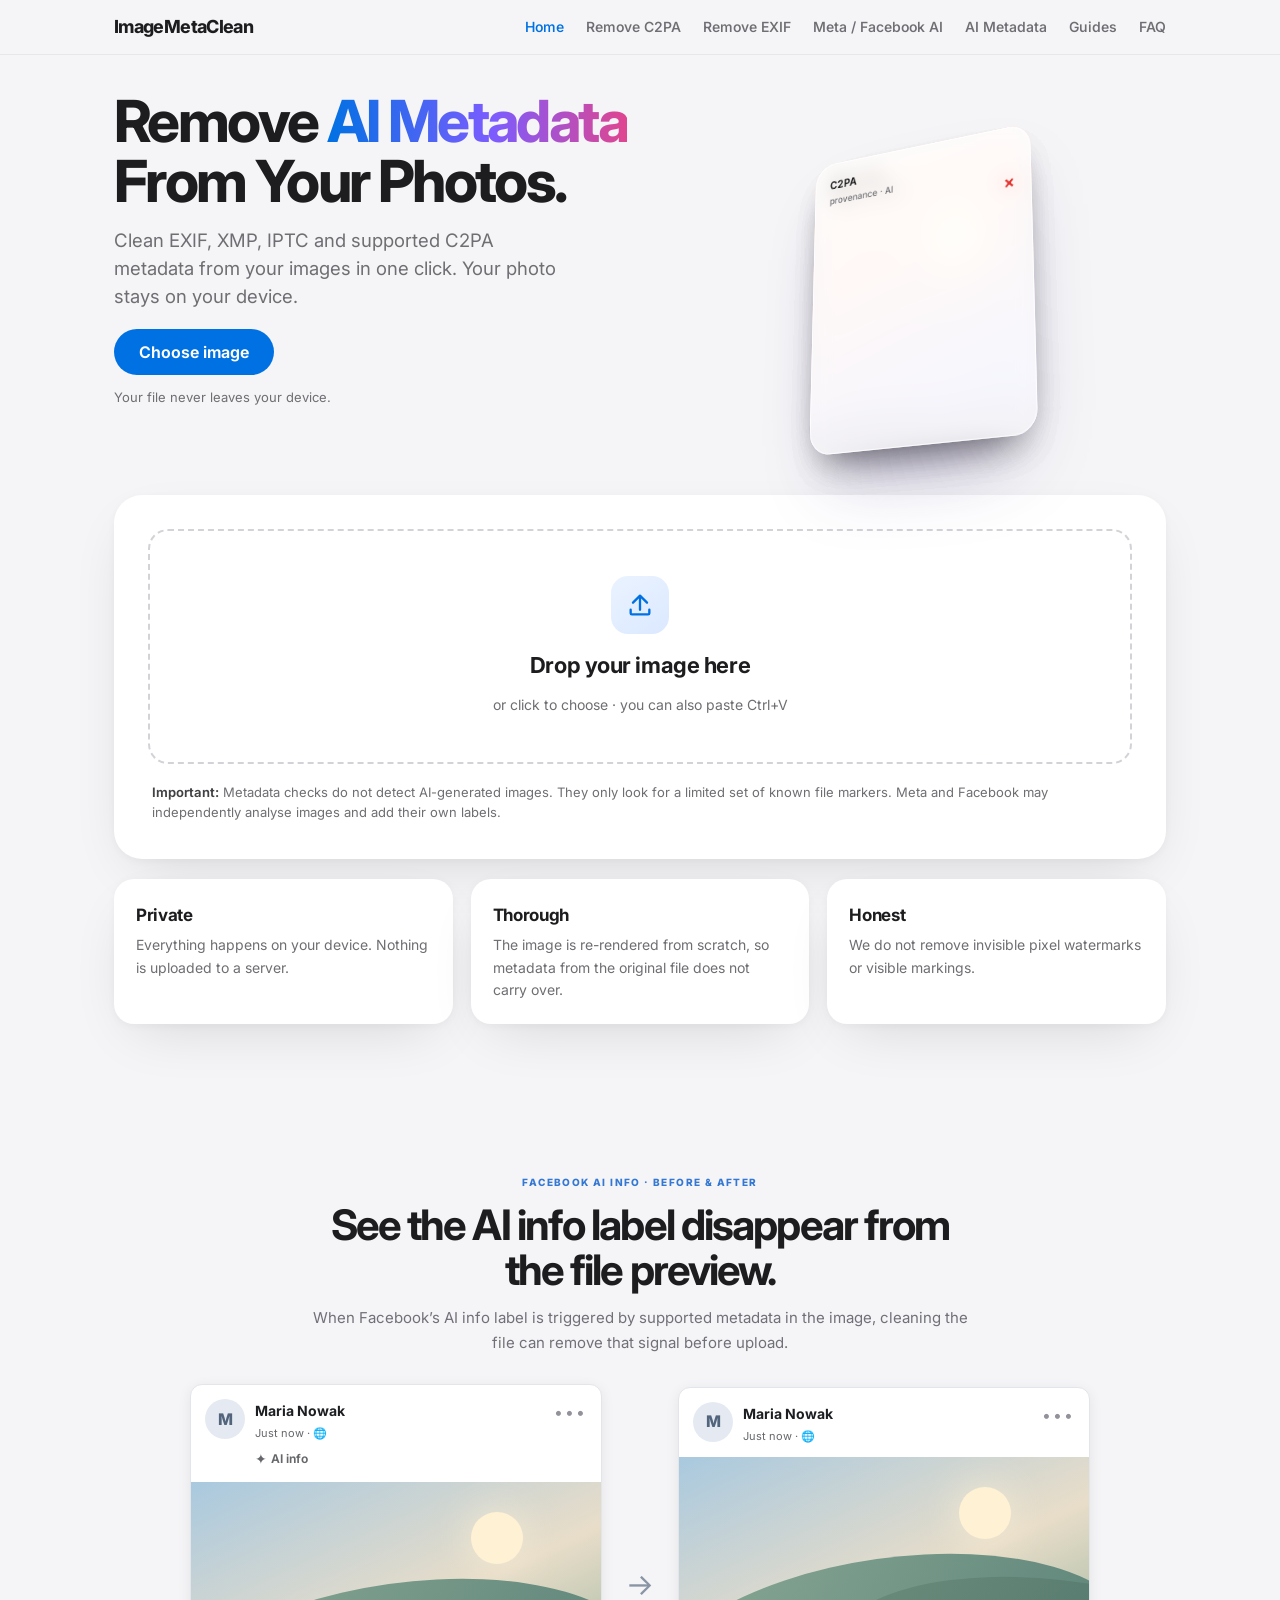
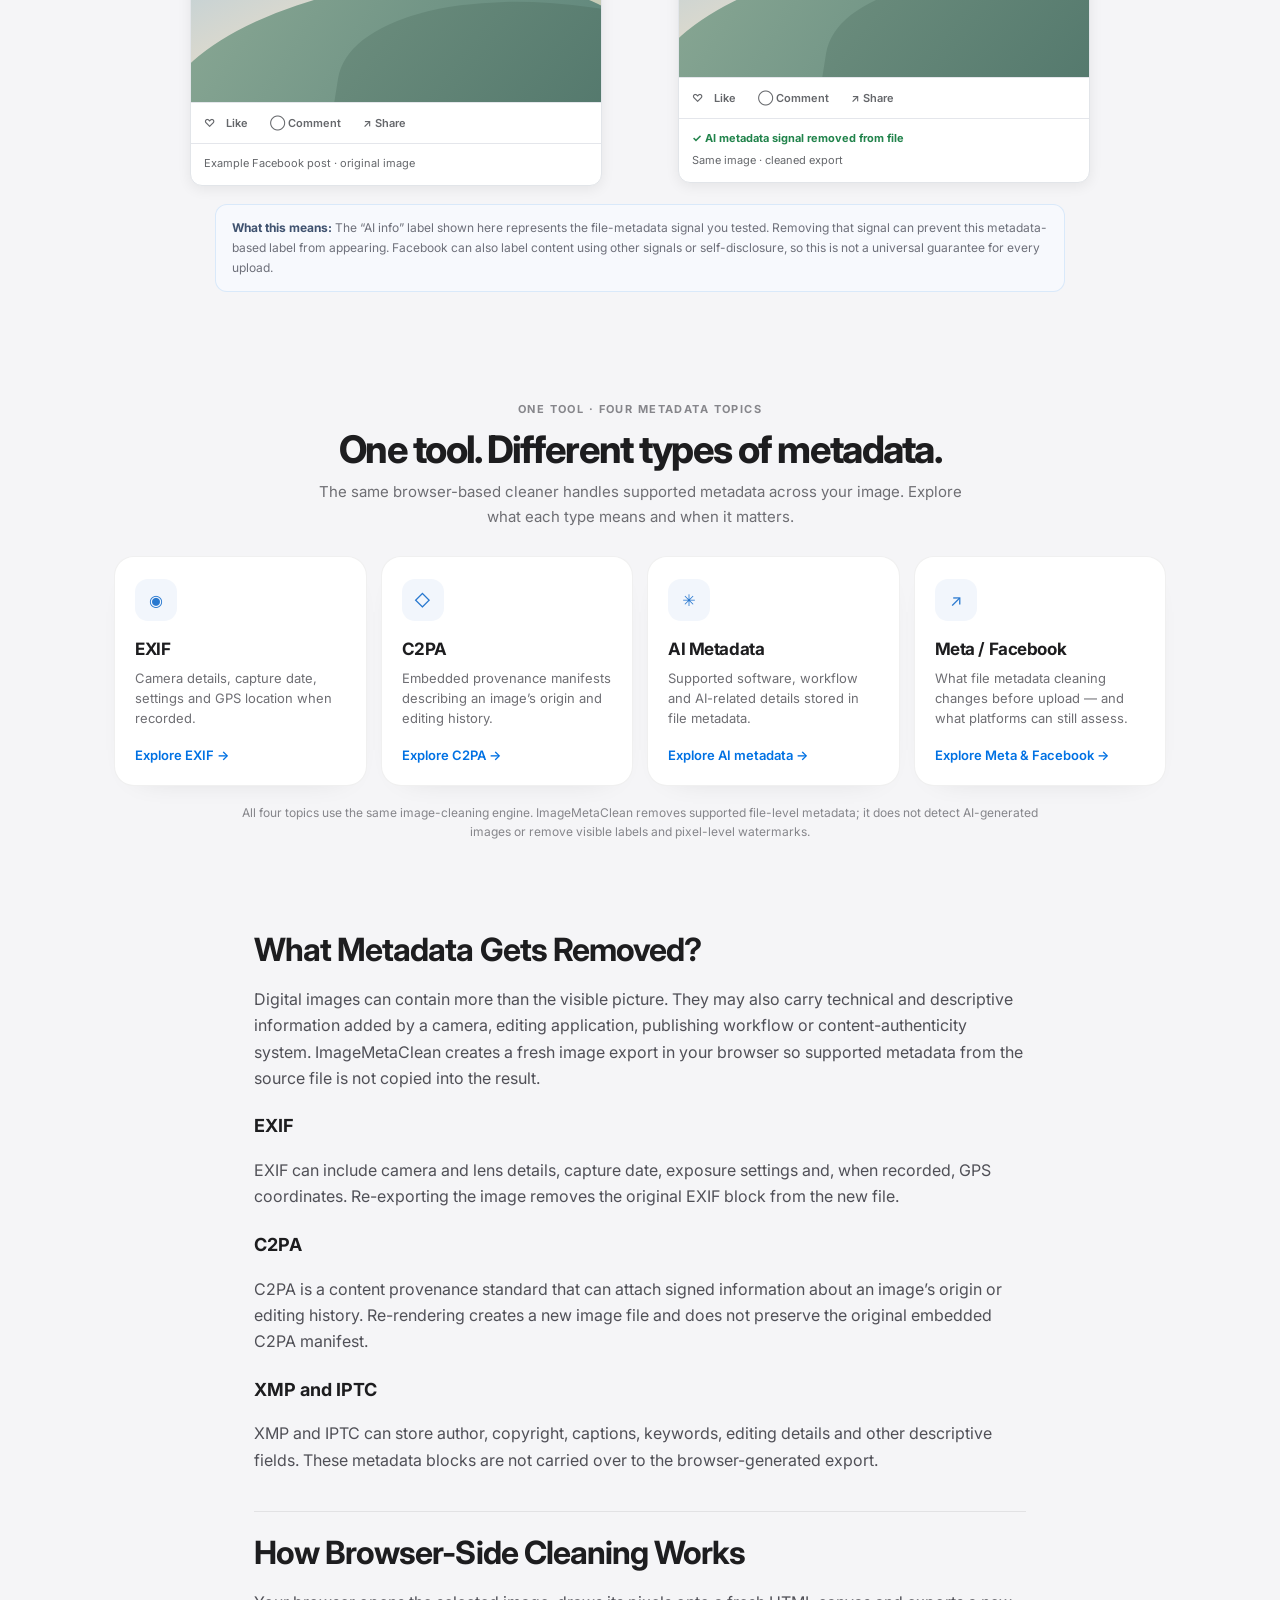
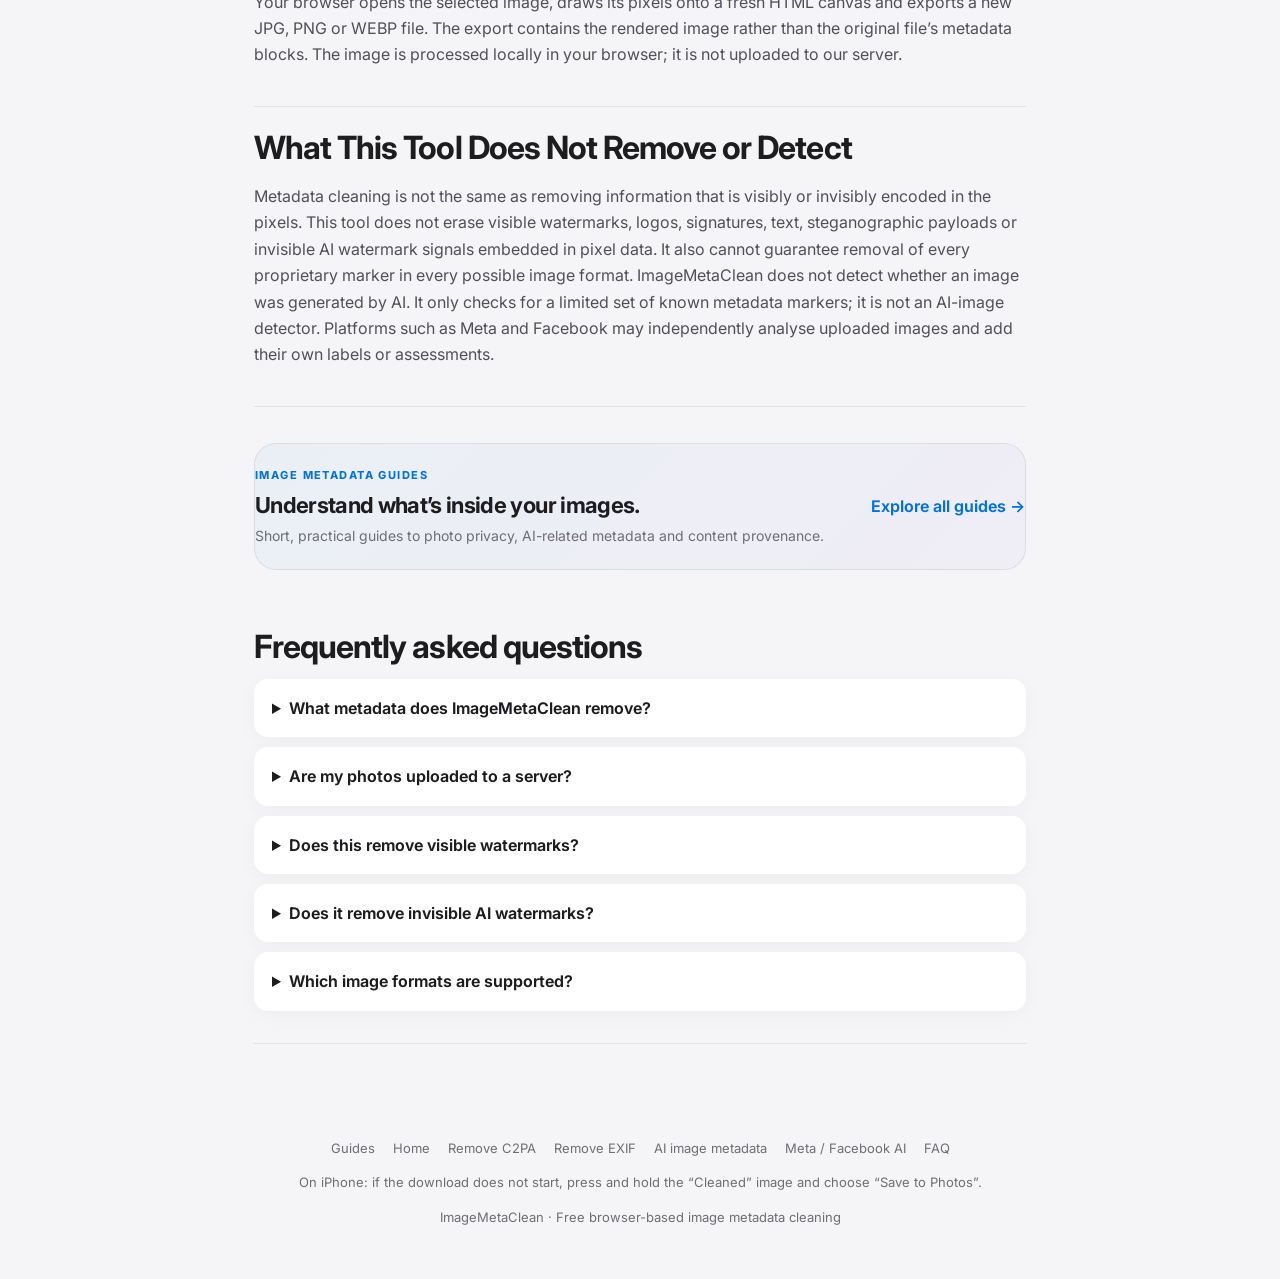
<file: index.html>
<!doctype html><html lang="en"><head><meta charset="utf-8"><meta name="viewport" content="width=device-width,initial-scale=1"><title>Remove AI Metadata & EXIF from Photos | ImageMetaClean</title><meta name="description" content="Remove image metadata including EXIF, XMP, IPTC and supported C2PA data. Clean photos in your browser for free — your files stay on your device."><link rel="canonical" href="https://imagemetaclean.com/"><meta name="robots" content="index,follow,max-image-preview:large"><meta property="og:type" content="website"><meta property="og:site_name" content="ImageMetaClean"><meta property="og:title" content="Image Metadata Remover – Remove EXIF, XMP, IPTC & C2PA | ImageMetaClean"><meta property="og:description" content="Remove EXIF, XMP, IPTC, and supported C2PA metadata from images in one click. Free, private, browser-based image cleaning. Your file never leaves your device."><meta property="og:url" content="https://imagemetaclean.com/"><meta name="twitter:card" content="summary"><meta name="twitter:title" content="Image Metadata Remover – Remove EXIF, XMP, IPTC & C2PA | ImageMetaClean"><meta name="twitter:description" content="Remove EXIF, XMP, IPTC, and supported C2PA metadata from images in one click. Free, private, browser-based image cleaning. Your file never leaves your device."><link rel="preconnect" href="https://fonts.googleapis.com"><link rel="preconnect" href="https://fonts.gstatic.com" crossorigin><link href="https://fonts.googleapis.com/css2?family=Inter:wght@400;500;600;700;800&display=swap" rel="stylesheet"><link rel="stylesheet" href="/styles.css?v=20261123-2"><script type="application/ld+json">{"@context":"https://schema.org","@type":"WebApplication","name":"ImageMetaClean","url":"https://imagemetaclean.com/","applicationCategory":"UtilitiesApplication","operatingSystem":"Any","description":"Free browser-based image metadata cleaner. Remove EXIF, XMP, IPTC and supported C2PA metadata locally."}</script><script type="application/ld+json">{"@context":"https://schema.org","@type":"FAQPage","mainEntity":[{"@type":"Question","name":"What metadata does ImageMetaClean remove?","acceptedAnswer":{"@type":"Answer","text":"It removes metadata carried in the original file by rendering the image to a new canvas export. This can remove EXIF, XMP, IPTC and embedded C2PA or other metadata chunks, depending on the source format and browser export."}},{"@type":"Question","name":"Are my photos uploaded to a server?","acceptedAnswer":{"@type":"Answer","text":"No. Image processing happens locally in your browser. The image file is not sent to ImageMetaClean servers."}},{"@type":"Question","name":"Does this remove visible watermarks?","acceptedAnswer":{"@type":"Answer","text":"No. It does not erase visible text, logos, signatures or watermarks that are part of the image pixels."}},{"@type":"Question","name":"Does it remove invisible AI watermarks?","acceptedAnswer":{"@type":"Answer","text":"No. ImageMetaClean is a metadata cleaner, not an AI-image detector. It cannot determine whether an image was generated by AI. It also does not remove hidden signals encoded in image pixels or model-specific watermarking systems."}},{"@type":"Question","name":"Which image formats are supported?","acceptedAnswer":{"@type":"Answer","text":"You can export JPG, PNG or WEBP. The available output format depends on browser support and the selected option."}}]}</script></head><body><header><nav><a class="brand" href="/">ImageMetaClean</a><button class="menu" id="menu" aria-label="Toggle navigation" aria-expanded="false">☰</button><div class="navlinks" id="navlinks"><a href="/" aria-current="page">Home</a><a href="/remove-c2pa-metadata" >Remove C2PA</a><a href="/remove-exif-data" >Remove EXIF</a><a href="/remove-meta-facebook-ai-metadata">Meta / Facebook AI</a><a href="/remove-ai-image-metadata" >AI Metadata</a><a href="/guides/">Guides</a><a href="#faq" >FAQ</a></div></nav></header><main><section class="hero"><div><h1>Remove <em>AI Metadata</em><br>From Your Photos.</h1><p class="lead">Clean EXIF, XMP, IPTC and supported C2PA metadata from your images in one click. Your photo stays on your device.</p><button class="cta" id="go" type="button">Choose image</button><span class="priv">Your file never leaves your device.</span></div><div class="stage" aria-hidden="true"><div class="stack"><div class="layer photo"></div><div class="layer meta-l l1">EXIF<small>camera · date · GPS</small><i>×</i></div><div class="layer meta-l l2">XMP · IPTC<small>software · author</small><i>×</i></div><div class="layer meta-l l3">C2PA<small>provenance · AI</small><i>×</i></div></div></div></section><section class="tool"><div class="panel"><div id="drop" tabindex="0" role="button" aria-label="Choose or drop an image"><div class="ico"><svg width="28" height="28" viewBox="0 0 24 24" fill="none" stroke="#0071e3" stroke-width="2" stroke-linecap="round" stroke-linejoin="round"><path d="M12 16V4M6 10l6-6 6 6"/><path d="M4 16v3a1 1 0 0 0 1 1h14a1 1 0 0 0 1-1v-3"/></svg></div><h2>Drop your image here</h2><p>or click to choose · you can also paste Ctrl+V</p><input id="file" type="file" accept="image/*" hidden></div><div id="work"><div class="grid"><div class="card"><h3>Original</h3><div class="pic"><img id="imgA" alt="Original image preview"></div><ul class="checks" id="tA"></ul><div class="sz" id="sA"></div></div><div class="card after"><h3>Cleaned</h3><div class="pic"><img id="imgB" alt="Cleaned image preview"></div><ul class="checks" id="tB"></ul><div class="sz" id="sB"></div></div></div><div class="bar"><div class="seg" id="seg"><button type="button" data-f="image/jpeg" aria-pressed="true">JPG</button><button type="button" data-f="image/png" aria-pressed="false">PNG</button><button type="button" data-f="image/webp" aria-pressed="false">WEBP</button></div><label class="quality" id="qW">Quality <input id="q" type="range" min="70" max="100" value="95"><span id="qv">95</span></label><div class="acts"><button class="btn sec" id="again" type="button">Another image</button><button class="btn pri" id="save" type="button" disabled>Download</button></div></div><div id="msg" role="status" aria-live="polite"></div></div><p class="tool-note"><strong>Important:</strong> Metadata checks do not detect AI-generated images. They only look for a limited set of known file markers. Meta and Facebook may independently analyse images and add their own labels.</p></div><div class="trust"><div class="feat"><h3>Private</h3><p>Everything happens on your device. Nothing is uploaded to a server.</p></div><div class="feat"><h3>Thorough</h3><p>The image is re-rendered from scratch, so metadata from the original file does not carry over.</p></div><div class="feat"><h3>Honest</h3><p>We do not remove invisible pixel watermarks or visible markings.</p></div></div></section><section class="ai-social-demo" aria-labelledby="ai-social-title"><div class="ai-social-copy"><span class="eyebrow">FACEBOOK AI INFO · BEFORE &amp; AFTER</span><h2 id="ai-social-title">See the AI info label disappear from the file preview.</h2><p>When Facebook’s AI info label is triggered by supported metadata in the image, cleaning the file can remove that signal before upload.</p></div><div class="ai-social-compare"><article class="social-preview before"><div class="social-top"><span class="social-avatar">M</span><span class="social-user"><strong>Maria Nowak</strong><small>Just now · <span aria-label="Public">🌐</span></small><b class="fb-ai-label"><span>✦</span> AI info</b></span><span class="social-dots">•••</span></div><div class="social-photo"><span class="photo-sun"></span><span class="photo-hill one"></span><span class="photo-hill two"></span></div><div class="social-engagement"><span>♡　Like　　◯ Comment　　↗ Share</span></div><div class="social-caption">Example Facebook post · original image</div></article><div class="social-arrow" aria-hidden="true">→</div><article class="social-preview after"><div class="social-top"><span class="social-avatar">M</span><span class="social-user"><strong>Maria Nowak</strong><small>Just now · <span aria-label="Public">🌐</span></small></span><span class="social-dots">•••</span></div><div class="social-photo"><span class="photo-sun"></span><span class="photo-hill one"></span><span class="photo-hill two"></span></div><div class="social-engagement"><span>♡　Like　　◯ Comment　　↗ Share</span></div><div class="social-caption"><span class="no-ai-label">✓ AI metadata signal removed from file</span><br>Same image · cleaned export</div></article></div><p class="ai-social-caveat"><strong>What this means:</strong> The “AI info” label shown here represents the file-metadata signal you tested. Removing that signal can prevent this metadata-based label from appearing. Facebook can also label content using other signals or self-disclosure, so this is not a universal guarantee for every upload.</p></section><section class="metadata-guide" aria-labelledby="metadata-guide-title"><div class="metadata-guide-head"><span class="eyebrow">ONE TOOL · FOUR METADATA TOPICS</span><h2 id="metadata-guide-title">One tool. Different types of metadata.</h2><p>The same browser-based cleaner handles supported metadata across your image. Explore what each type means and when it matters.</p></div><div class="metadata-guide-grid"><a class="metadata-topic" href="/remove-exif-data"><span class="topic-icon">◉</span><span class="topic-name">EXIF</span><span class="topic-desc">Camera details, capture date, settings and GPS location when recorded.</span><span class="topic-link">Explore EXIF →</span></a><a class="metadata-topic" href="/remove-c2pa-metadata"><span class="topic-icon">◇</span><span class="topic-name">C2PA</span><span class="topic-desc">Embedded provenance manifests describing an image’s origin and editing history.</span><span class="topic-link">Explore C2PA →</span></a><a class="metadata-topic" href="/remove-ai-image-metadata"><span class="topic-icon">✳</span><span class="topic-name">AI Metadata</span><span class="topic-desc">Supported software, workflow and AI-related details stored in file metadata.</span><span class="topic-link">Explore AI metadata →</span></a><a class="metadata-topic" href="/remove-meta-facebook-ai-metadata"><span class="topic-icon">↗</span><span class="topic-name">Meta / Facebook</span><span class="topic-desc">What file metadata cleaning changes before upload — and what platforms can still assess.</span><span class="topic-link">Explore Meta &amp; Facebook →</span></a></div><p class="metadata-guide-footnote">All four topics use the same image-cleaning engine. ImageMetaClean removes supported file-level metadata; it does not detect AI-generated images or remove visible labels and pixel-level watermarks.</p></section><article class="content"><section><h2>What Metadata Gets Removed?</h2><p>Digital images can contain more than the visible picture. They may also carry technical and descriptive information added by a camera, editing application, publishing workflow or content-authenticity system. ImageMetaClean creates a fresh image export in your browser so supported metadata from the source file is not copied into the result.</p><h3>EXIF</h3><p>EXIF can include camera and lens details, capture date, exposure settings and, when recorded, GPS coordinates. Re-exporting the image removes the original EXIF block from the new file.</p><h3>C2PA</h3><p>C2PA is a content provenance standard that can attach signed information about an image’s origin or editing history. Re-rendering creates a new image file and does not preserve the original embedded C2PA manifest.</p><h3>XMP and IPTC</h3><p>XMP and IPTC can store author, copyright, captions, keywords, editing details and other descriptive fields. These metadata blocks are not carried over to the browser-generated export.</p></section><section><h2>How Browser-Side Cleaning Works</h2><p>Your browser opens the selected image, draws its pixels onto a fresh HTML canvas and exports a new JPG, PNG or WEBP file. The export contains the rendered image rather than the original file’s metadata blocks. The image is processed locally in your browser; it is not uploaded to our server.</p></section><section><h2>What This Tool Does Not Remove or Detect</h2><p>Metadata cleaning is not the same as removing information that is visibly or invisibly encoded in the pixels. This tool does not erase visible watermarks, logos, signatures, text, steganographic payloads or invisible AI watermark signals embedded in pixel data. It also cannot guarantee removal of every proprietary marker in every possible image format. ImageMetaClean does not detect whether an image was generated by AI. It only checks for a limited set of known metadata markers; it is not an AI-image detector. Platforms such as Meta and Facebook may independently analyse uploaded images and add their own labels or assessments.</p></section><section class="guide-inline"><div><span class="guide-kicker">IMAGE METADATA GUIDES</span><h2>Understand what’s inside your images.</h2><p>Short, practical guides to photo privacy, AI-related metadata and content provenance.</p></div><a href="/guides/">Explore all guides →</a></section><section class="faq" id="faq"><h2>Frequently asked questions</h2><details><summary>What metadata does ImageMetaClean remove?</summary><p>It removes metadata carried in the original file by rendering the image to a new canvas export. This can remove EXIF, XMP, IPTC and embedded C2PA or other metadata chunks, depending on the source format and browser export.</p></details><details><summary>Are my photos uploaded to a server?</summary><p>No. Image processing happens locally in your browser. The image file is not sent to ImageMetaClean servers.</p></details><details><summary>Does this remove visible watermarks?</summary><p>No. It does not erase visible text, logos, signatures or watermarks that are part of the image pixels.</p></details><details><summary>Does it remove invisible AI watermarks?</summary><p>No. It removes supported file metadata, not hidden signals encoded in image pixels or model-specific watermarking systems.</p></details><details><summary>Which image formats are supported?</summary><p>You can export JPG, PNG or WEBP. The available output format depends on browser support and the selected option.</p></details></section></article></main><footer><div class="footlinks"><a href="/guides/">Guides</a><a href="/">Home</a><a href="/remove-c2pa-metadata">Remove C2PA</a><a href="/remove-exif-data">Remove EXIF</a><a href="/remove-ai-image-metadata">AI image metadata</a><a href="/remove-meta-facebook-ai-metadata">Meta / Facebook AI</a><a href="#faq">FAQ</a></div><p>On iPhone: if the download does not start, press and hold the “Cleaned” image and choose “Save to Photos”.</p><p>ImageMetaClean · Free browser-based image metadata cleaning</p></footer><script src="/app.js?v=20261123-2" defer></script></body></html>
</file>
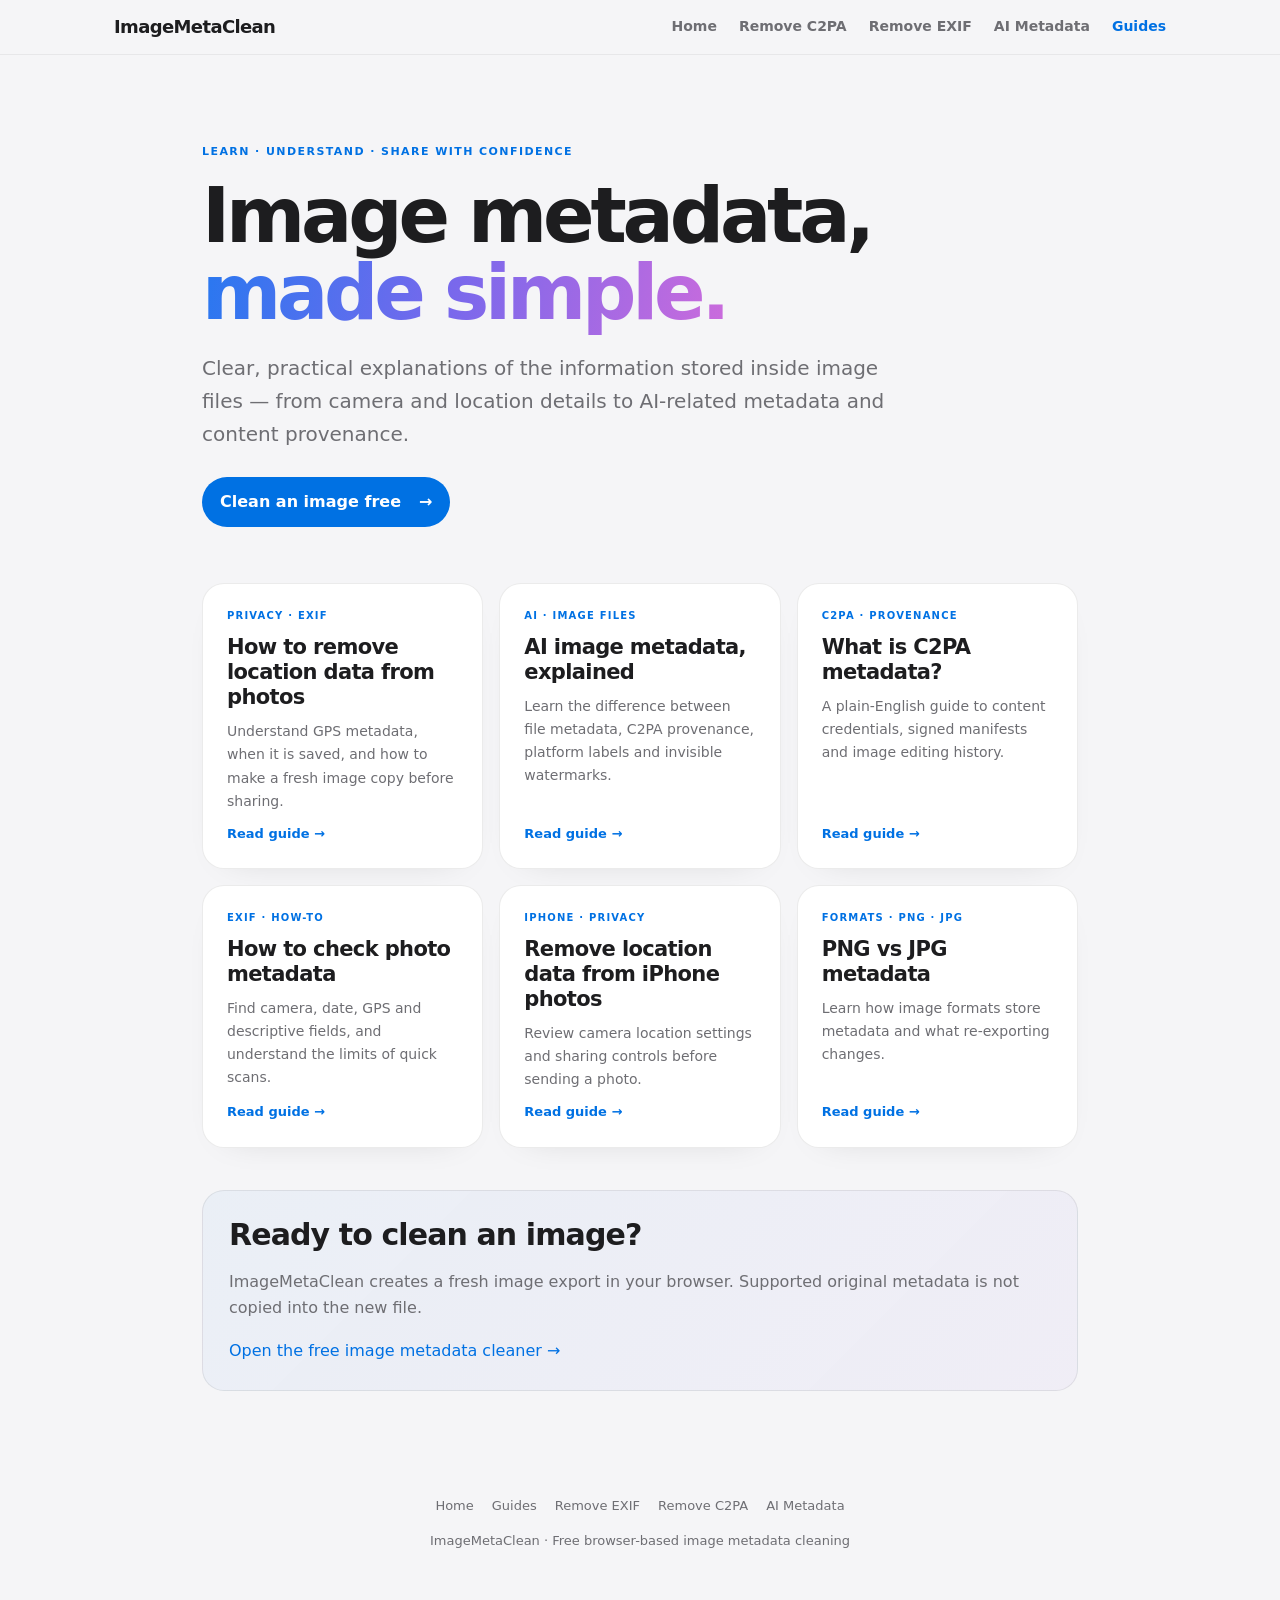
<file: guides/index.html>
<!doctype html><html lang="en"><head><meta charset="utf-8"><meta name="viewport" content="width=device-width,initial-scale=1"><title>Image Metadata Guides | ImageMetaClean</title><meta name="description" content="Practical guides to EXIF, GPS photo location data, AI image metadata and C2PA content provenance. Understand image metadata before sharing."><link rel="canonical" href="https://imagemetaclean.com/guides/"><meta name="robots" content="index,follow,max-image-preview:large"><meta property="og:type" content="website"><meta property="og:site_name" content="ImageMetaClean"><meta property="og:title" content="Image Metadata Guides | ImageMetaClean"><meta property="og:description" content="Practical guides to EXIF, GPS photo location data, AI image metadata and C2PA content provenance."><meta property="og:url" content="https://imagemetaclean.com/guides/"><link rel="stylesheet" href="/styles.css"></head><body><header><nav><a class="brand" href="/">ImageMetaClean</a><button class="menu" id="menu" aria-label="Toggle navigation" aria-expanded="false">☰</button><div class="navlinks" id="navlinks"><a href="/">Home</a><a href="/remove-c2pa-metadata">Remove C2PA</a><a href="/remove-exif-data">Remove EXIF</a><a href="/remove-ai-image-metadata">AI Metadata</a><a href="/guides/" aria-current="page">Guides</a></div></nav></header><main class="guide-main"><div class="guide-kicker">LEARN · UNDERSTAND · SHARE WITH CONFIDENCE</div><h1>Image metadata,<br><em>made simple.</em></h1><p class="guide-intro">Clear, practical explanations of the information stored inside image files — from camera and location details to AI-related metadata and content provenance.</p><a class="guide-cta" href="/">Clean an image free <span>→</span></a><div class="guide-grid"><a class="guide-card" href="/guides/remove-photo-location-metadata/"><span>PRIVACY · EXIF</span><h2>How to remove location data from photos</h2><p>Understand GPS metadata, when it is saved, and how to make a fresh image copy before sharing.</p><b>Read guide →</b></a><a class="guide-card" href="/guides/ai-image-metadata-explained/"><span>AI · IMAGE FILES</span><h2>AI image metadata, explained</h2><p>Learn the difference between file metadata, C2PA provenance, platform labels and invisible watermarks.</p><b>Read guide →</b></a><a class="guide-card" href="/guides/c2pa-metadata-explained/"><span>C2PA · PROVENANCE</span><h2>What is C2PA metadata?</h2><p>A plain-English guide to content credentials, signed manifests and image editing history.</p><b>Read guide →</b></a><a class="guide-card" href="/guides/how-to-check-photo-metadata/"><span>EXIF · HOW-TO</span><h2>How to check photo metadata</h2><p>Find camera, date, GPS and descriptive fields, and understand the limits of quick scans.</p><b>Read guide →</b></a><a class="guide-card" href="/guides/remove-location-data-iphone-photos/"><span>IPHONE · PRIVACY</span><h2>Remove location data from iPhone photos</h2><p>Review camera location settings and sharing controls before sending a photo.</p><b>Read guide →</b></a><a class="guide-card" href="/guides/png-vs-jpg-metadata/"><span>FORMATS · PNG · JPG</span><h2>PNG vs JPG metadata</h2><p>Learn how image formats store metadata and what re-exporting changes.</p><b>Read guide →</b></a></div><section class="guide-callout"><h2>Ready to clean an image?</h2><p>ImageMetaClean creates a fresh image export in your browser. Supported original metadata is not copied into the new file.</p><a href="/">Open the free image metadata cleaner →</a></section></main><footer><div class="footlinks"><a href="/">Home</a><a href="/guides/">Guides</a><a href="/remove-exif-data">Remove EXIF</a><a href="/remove-c2pa-metadata">Remove C2PA</a><a href="/remove-ai-image-metadata">AI Metadata</a></div><p>ImageMetaClean · Free browser-based image metadata cleaning</p></footer><script src="/app.js" defer></script></body></html>
</file>
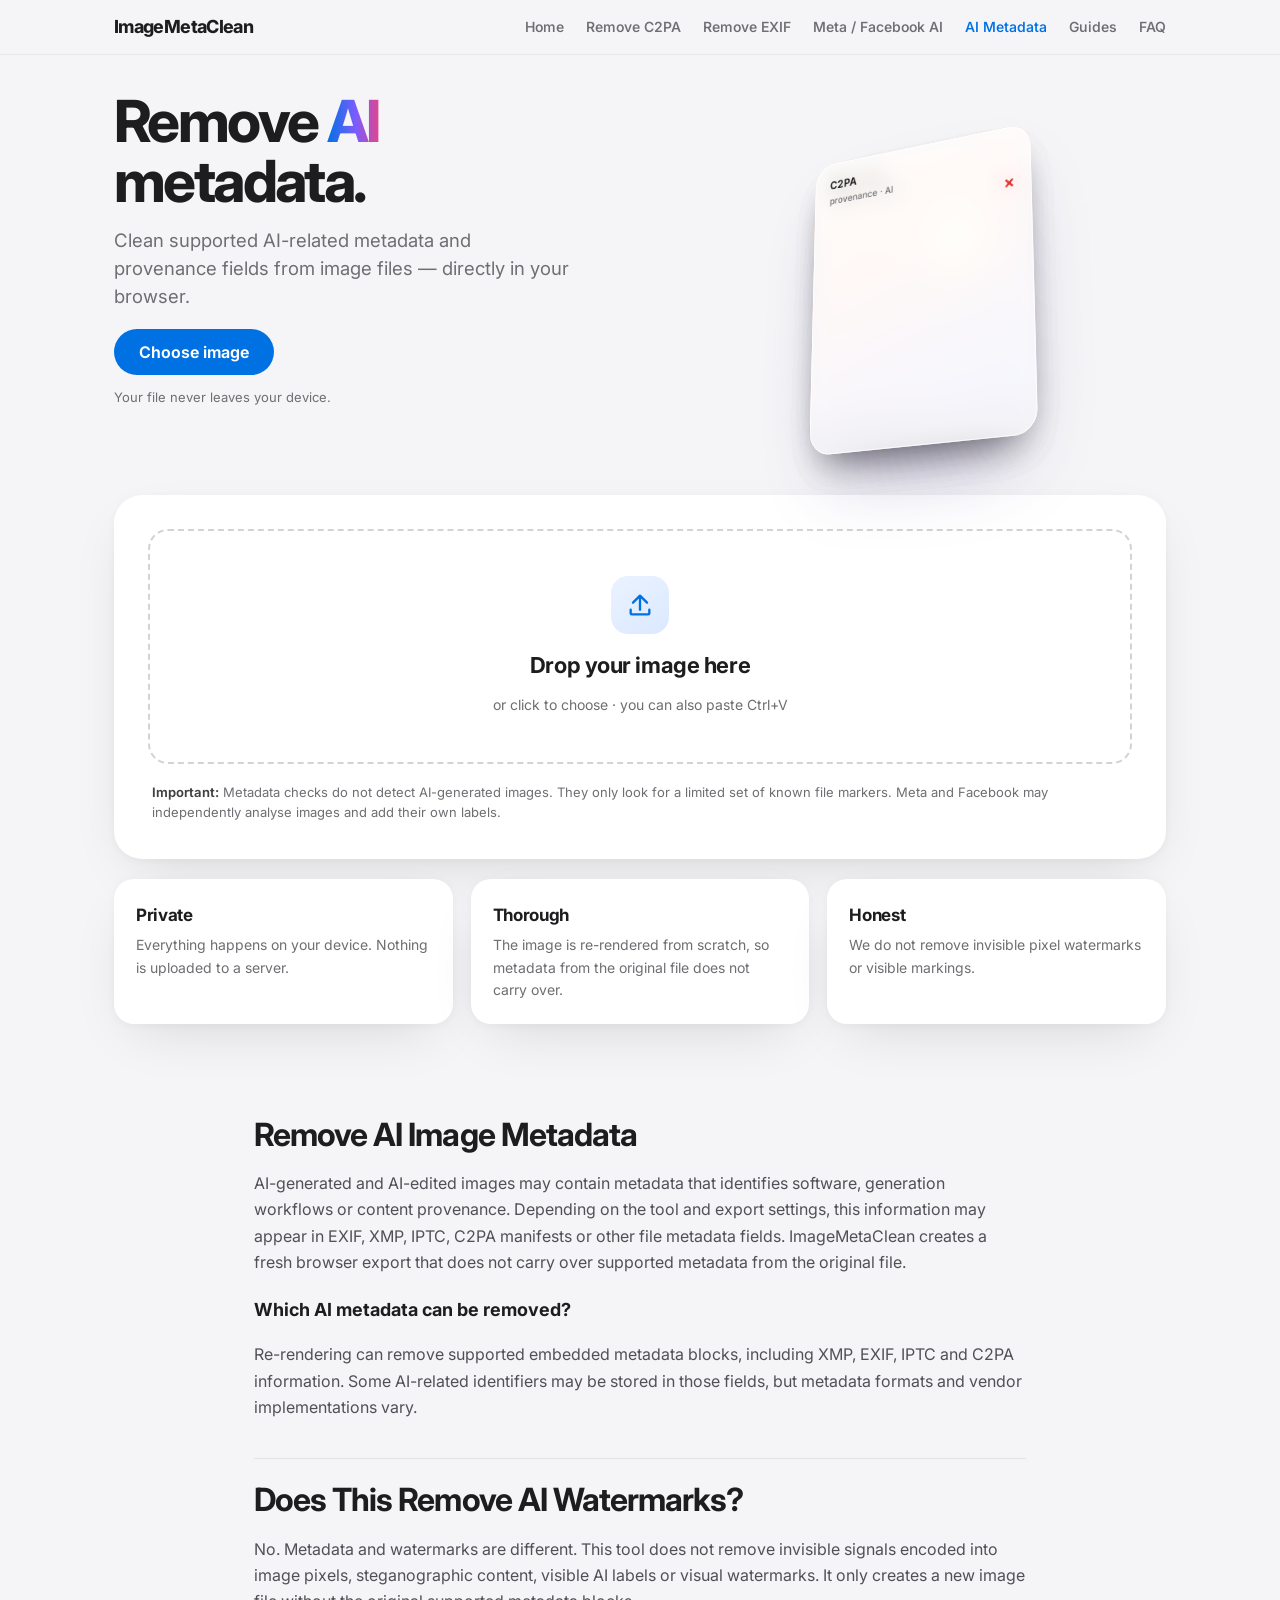
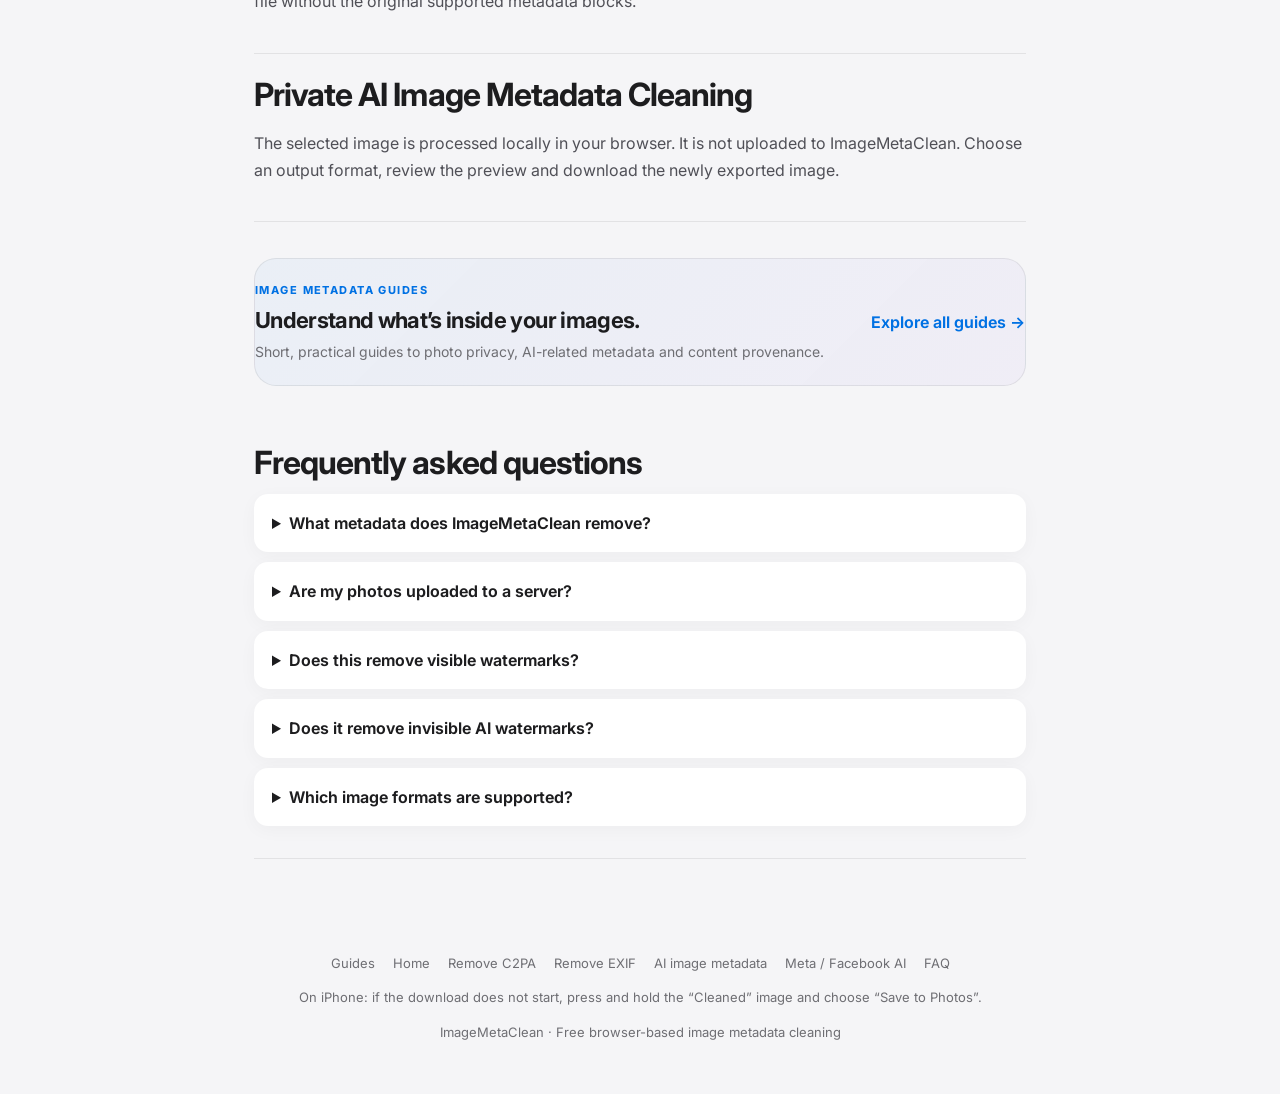
<file: remove-ai-image-metadata/index.html>
<!doctype html><html lang="en"><head><meta charset="utf-8"><meta name="viewport" content="width=device-width,initial-scale=1"><title>Remove AI Image Metadata | ImageMetaClean</title><meta name="description" content="Remove supported AI-related metadata, including embedded EXIF, XMP, IPTC and C2PA data. Create a clean image export in your browser."><link rel="canonical" href="https://imagemetaclean.com/remove-ai-image-metadata"><meta name="robots" content="index,follow,max-image-preview:large"><meta property="og:type" content="website"><meta property="og:site_name" content="ImageMetaClean"><meta property="og:title" content="Remove AI Image Metadata | ImageMetaClean"><meta property="og:description" content="Remove supported AI-related metadata, including embedded EXIF, XMP, IPTC and C2PA data. Create a clean image export in your browser."><meta property="og:url" content="https://imagemetaclean.com/remove-ai-image-metadata"><meta name="twitter:card" content="summary"><meta name="twitter:title" content="Remove AI Image Metadata | ImageMetaClean"><meta name="twitter:description" content="Remove supported AI-related metadata, including embedded EXIF, XMP, IPTC and C2PA data. Create a clean image export in your browser."><link rel="preconnect" href="https://fonts.googleapis.com"><link rel="preconnect" href="https://fonts.gstatic.com" crossorigin><link href="https://fonts.googleapis.com/css2?family=Inter:wght@400;500;600;700;800&display=swap" rel="stylesheet"><link rel="stylesheet" href="/styles.css"><script type="application/ld+json">{"@context":"https://schema.org","@type":"WebApplication","name":"ImageMetaClean","url":"https://imagemetaclean.com/","applicationCategory":"UtilitiesApplication","operatingSystem":"Any","description":"Free browser-based image metadata cleaner. Remove EXIF, XMP, IPTC and supported C2PA metadata locally."}</script><script type="application/ld+json">{"@context":"https://schema.org","@type":"FAQPage","mainEntity":[{"@type":"Question","name":"What metadata does ImageMetaClean remove?","acceptedAnswer":{"@type":"Answer","text":"It removes metadata carried in the original file by rendering the image to a new canvas export. This can remove EXIF, XMP, IPTC and embedded C2PA or other metadata chunks, depending on the source format and browser export."}},{"@type":"Question","name":"Are my photos uploaded to a server?","acceptedAnswer":{"@type":"Answer","text":"No. Image processing happens locally in your browser. The image file is not sent to ImageMetaClean servers."}},{"@type":"Question","name":"Does this remove visible watermarks?","acceptedAnswer":{"@type":"Answer","text":"No. It does not erase visible text, logos, signatures or watermarks that are part of the image pixels."}},{"@type":"Question","name":"Does it remove invisible AI watermarks?","acceptedAnswer":{"@type":"Answer","text":"No. It removes supported file metadata, not hidden signals encoded in image pixels or model-specific watermarking systems."}},{"@type":"Question","name":"Which image formats are supported?","acceptedAnswer":{"@type":"Answer","text":"You can export JPG, PNG or WEBP. The available output format depends on browser support and the selected option."}}]}</script></head><body><header><nav><a class="brand" href="/">ImageMetaClean</a><button class="menu" id="menu" aria-label="Toggle navigation" aria-expanded="false">☰</button><div class="navlinks" id="navlinks"><a href="/">Home</a><a href="/remove-c2pa-metadata">Remove C2PA</a><a href="/remove-exif-data">Remove EXIF</a><a href="/remove-meta-facebook-ai-metadata">Meta / Facebook AI</a><a href="/remove-ai-image-metadata" aria-current="page">AI Metadata</a><a href="/guides/">Guides</a><a href="#faq">FAQ</a></div></nav></header><main><section class="hero"><div><h1>Remove <em>AI</em><br>metadata.</h1><p class="lead">Clean supported AI-related metadata and provenance fields from image files — directly in your browser.</p><button class="cta" id="go" type="button">Choose image</button><span class="priv">Your file never leaves your device.</span></div><div class="stage" aria-hidden="true"><div class="stack"><div class="layer photo"></div><div class="layer meta-l l1">EXIF<small>camera · date · GPS</small><i>×</i></div><div class="layer meta-l l2">XMP · IPTC<small>software · author</small><i>×</i></div><div class="layer meta-l l3">C2PA<small>provenance · AI</small><i>×</i></div></div></div></section><section class="tool"><div class="panel"><div id="drop" tabindex="0" role="button" aria-label="Choose or drop an image"><div class="ico"><svg width="28" height="28" viewBox="0 0 24 24" fill="none" stroke="#0071e3" stroke-width="2" stroke-linecap="round" stroke-linejoin="round"><path d="M12 16V4M6 10l6-6 6 6"/><path d="M4 16v3a1 1 0 0 0 1 1h14a1 1 0 0 0 1-1v-3"/></svg></div><h2>Drop your image here</h2><p>or click to choose · you can also paste Ctrl+V</p><input id="file" type="file" accept="image/*" hidden></div><div id="work"><div class="grid"><div class="card"><h3>Original</h3><div class="pic"><img id="imgA" alt="Original image preview"></div><ul class="checks" id="tA"></ul><div class="sz" id="sA"></div></div><div class="card after"><h3>Cleaned</h3><div class="pic"><img id="imgB" alt="Cleaned image preview"></div><ul class="checks" id="tB"></ul><div class="sz" id="sB"></div></div></div><div class="bar"><div class="seg" id="seg"><button type="button" data-f="image/jpeg" aria-pressed="true">JPG</button><button type="button" data-f="image/png" aria-pressed="false">PNG</button><button type="button" data-f="image/webp" aria-pressed="false">WEBP</button></div><label class="quality" id="qW">Quality <input id="q" type="range" min="70" max="100" value="95"><span id="qv">95</span></label><div class="acts"><button class="btn sec" id="again" type="button">Another image</button><button class="btn pri" id="save" type="button" disabled>Download</button></div></div><div id="msg" role="status" aria-live="polite"></div></div><p class="tool-note"><strong>Important:</strong> Metadata checks do not detect AI-generated images. They only look for a limited set of known file markers. Meta and Facebook may independently analyse images and add their own labels.</p></div><div class="trust"><div class="feat"><h3>Private</h3><p>Everything happens on your device. Nothing is uploaded to a server.</p></div><div class="feat"><h3>Thorough</h3><p>The image is re-rendered from scratch, so metadata from the original file does not carry over.</p></div><div class="feat"><h3>Honest</h3><p>We do not remove invisible pixel watermarks or visible markings.</p></div></div></section><article class="content"><section><h2>Remove AI Image Metadata</h2><p>AI-generated and AI-edited images may contain metadata that identifies software, generation workflows or content provenance. Depending on the tool and export settings, this information may appear in EXIF, XMP, IPTC, C2PA manifests or other file metadata fields. ImageMetaClean creates a fresh browser export that does not carry over supported metadata from the original file.</p><h3>Which AI metadata can be removed?</h3><p>Re-rendering can remove supported embedded metadata blocks, including XMP, EXIF, IPTC and C2PA information. Some AI-related identifiers may be stored in those fields, but metadata formats and vendor implementations vary.</p></section><section><h2>Does This Remove AI Watermarks?</h2><p>No. Metadata and watermarks are different. This tool does not remove invisible signals encoded into image pixels, steganographic content, visible AI labels or visual watermarks. It only creates a new image file without the original supported metadata blocks.</p></section><section><h2>Private AI Image Metadata Cleaning</h2><p>The selected image is processed locally in your browser. It is not uploaded to ImageMetaClean. Choose an output format, review the preview and download the newly exported image.</p></section><section class="guide-inline"><div><span class="guide-kicker">IMAGE METADATA GUIDES</span><h2>Understand what’s inside your images.</h2><p>Short, practical guides to photo privacy, AI-related metadata and content provenance.</p></div><a href="/guides/">Explore all guides →</a></section><section class="faq" id="faq"><h2>Frequently asked questions</h2><details><summary>What metadata does ImageMetaClean remove?</summary><p>It removes metadata carried in the original file by rendering the image to a new canvas export. This can remove EXIF, XMP, IPTC and embedded C2PA or other metadata chunks, depending on the source format and browser export.</p></details><details><summary>Are my photos uploaded to a server?</summary><p>No. Image processing happens locally in your browser. The image file is not sent to ImageMetaClean servers.</p></details><details><summary>Does this remove visible watermarks?</summary><p>No. It does not erase visible text, logos, signatures or watermarks that are part of the image pixels.</p></details><details><summary>Does it remove invisible AI watermarks?</summary><p>No. It removes supported file metadata, not hidden signals encoded in image pixels or model-specific watermarking systems.</p></details><details><summary>Which image formats are supported?</summary><p>You can export JPG, PNG or WEBP. The available output format depends on browser support and the selected option.</p></details></section></article></main><footer><div class="footlinks"><a href="/guides/">Guides</a><a href="/">Home</a><a href="/remove-c2pa-metadata">Remove C2PA</a><a href="/remove-exif-data">Remove EXIF</a><a href="/remove-ai-image-metadata">AI image metadata</a><a href="/remove-meta-facebook-ai-metadata">Meta / Facebook AI</a><a href="#faq">FAQ</a></div><p>On iPhone: if the download does not start, press and hold the “Cleaned” image and choose “Save to Photos”.</p><p>ImageMetaClean · Free browser-based image metadata cleaning</p></footer><script src="/app.js" defer></script></body></html>
</file>
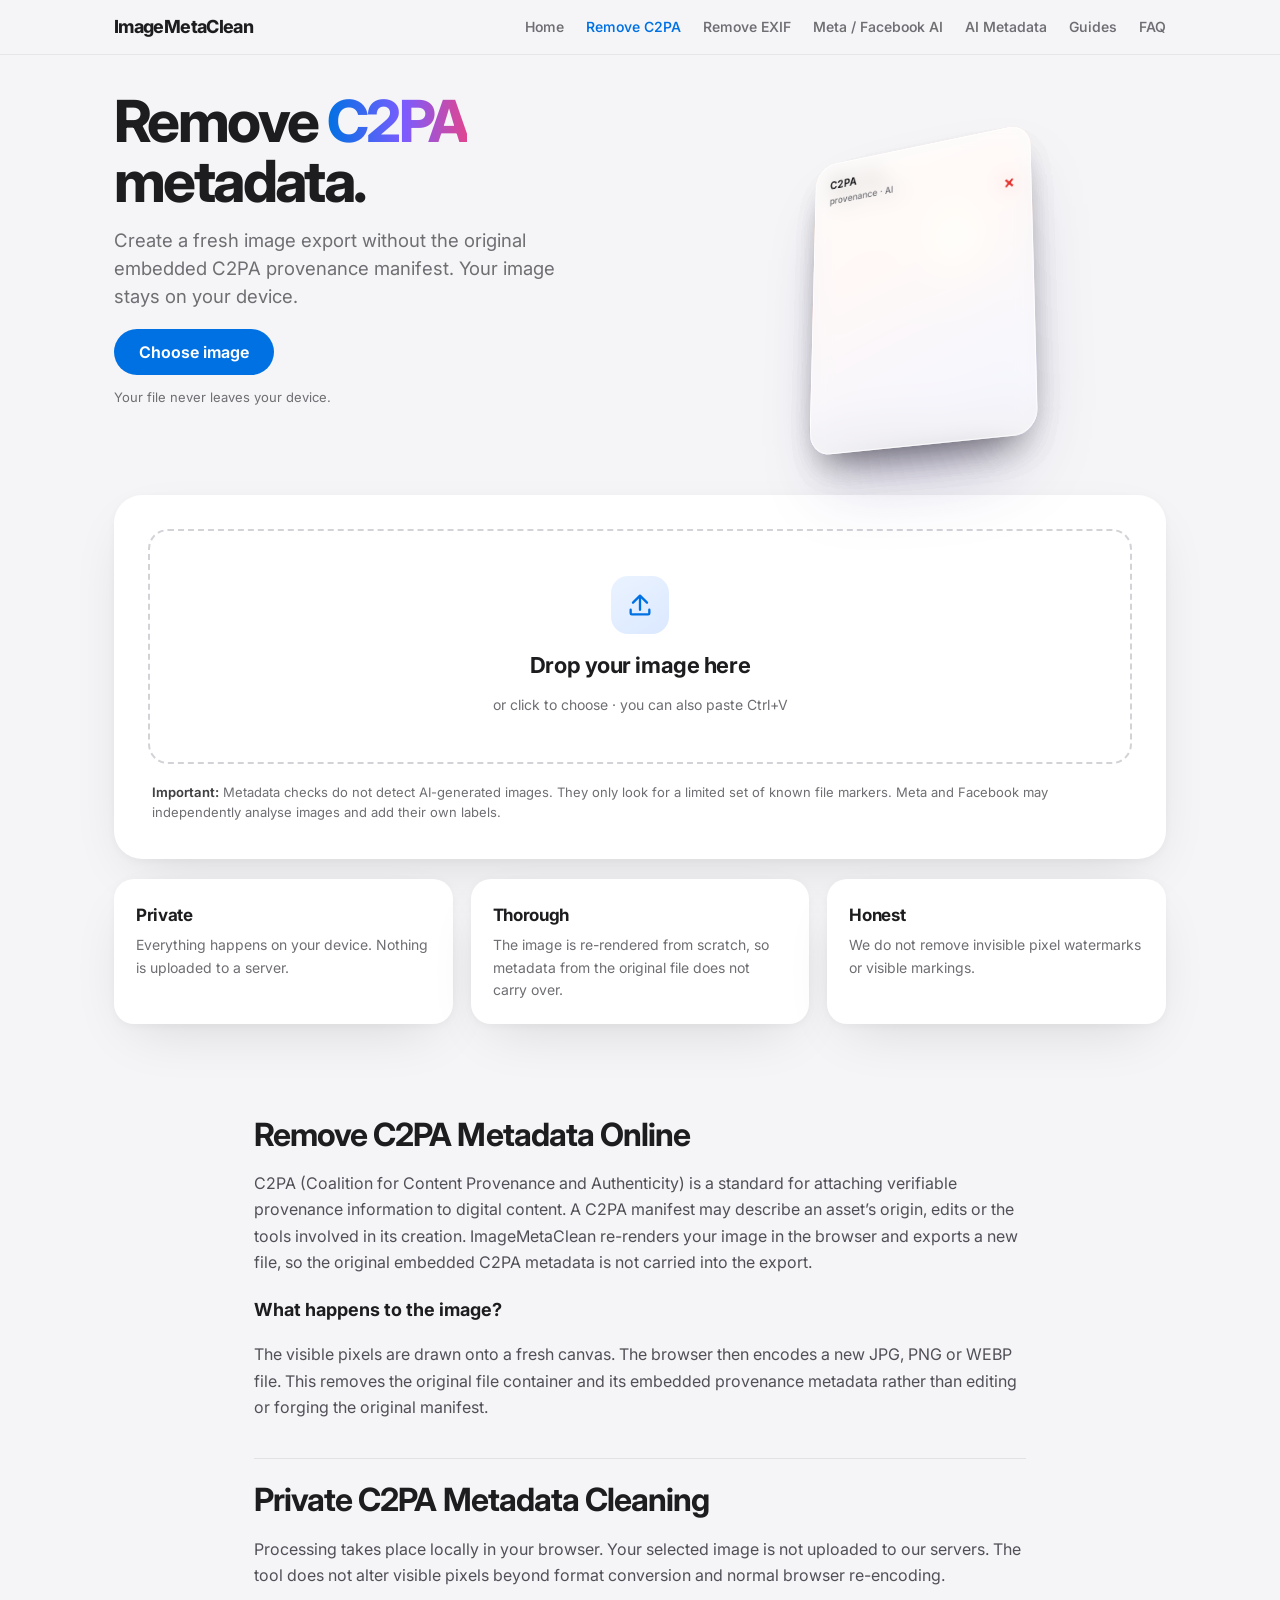
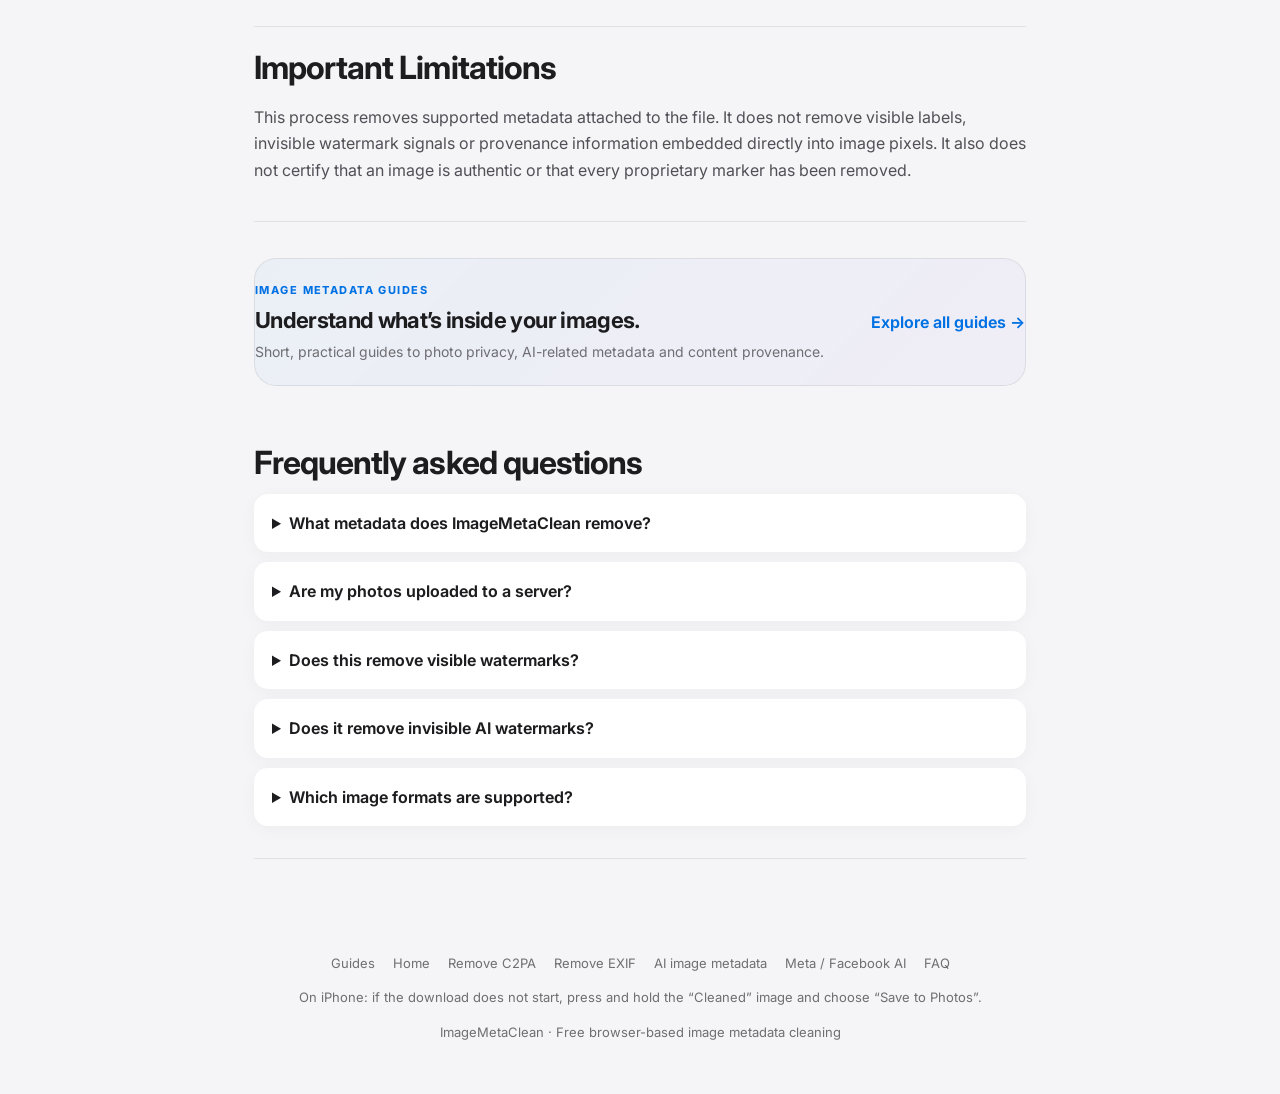
<file: remove-c2pa-metadata/index.html>
<!doctype html><html lang="en"><head><meta charset="utf-8"><meta name="viewport" content="width=device-width,initial-scale=1"><title>Remove C2PA Metadata | ImageMetaClean</title><meta name="description" content="Remove supported C2PA provenance metadata from images in your browser. Create a clean image export privately, without uploading your file."><link rel="canonical" href="https://imagemetaclean.com/remove-c2pa-metadata"><meta name="robots" content="index,follow,max-image-preview:large"><meta property="og:type" content="website"><meta property="og:site_name" content="ImageMetaClean"><meta property="og:title" content="Remove C2PA Metadata | ImageMetaClean"><meta property="og:description" content="Remove supported C2PA provenance metadata from images in your browser. Create a clean image export privately, without uploading your file."><meta property="og:url" content="https://imagemetaclean.com/remove-c2pa-metadata"><meta name="twitter:card" content="summary"><meta name="twitter:title" content="Remove C2PA Metadata | ImageMetaClean"><meta name="twitter:description" content="Remove supported C2PA provenance metadata from images in your browser. Create a clean image export privately, without uploading your file."><link rel="preconnect" href="https://fonts.googleapis.com"><link rel="preconnect" href="https://fonts.gstatic.com" crossorigin><link href="https://fonts.googleapis.com/css2?family=Inter:wght@400;500;600;700;800&display=swap" rel="stylesheet"><link rel="stylesheet" href="/styles.css"><script type="application/ld+json">{"@context":"https://schema.org","@type":"WebApplication","name":"ImageMetaClean","url":"https://imagemetaclean.com/","applicationCategory":"UtilitiesApplication","operatingSystem":"Any","description":"Free browser-based image metadata cleaner. Remove EXIF, XMP, IPTC and supported C2PA metadata locally."}</script><script type="application/ld+json">{"@context":"https://schema.org","@type":"FAQPage","mainEntity":[{"@type":"Question","name":"What metadata does ImageMetaClean remove?","acceptedAnswer":{"@type":"Answer","text":"It removes metadata carried in the original file by rendering the image to a new canvas export. This can remove EXIF, XMP, IPTC and embedded C2PA or other metadata chunks, depending on the source format and browser export."}},{"@type":"Question","name":"Are my photos uploaded to a server?","acceptedAnswer":{"@type":"Answer","text":"No. Image processing happens locally in your browser. The image file is not sent to ImageMetaClean servers."}},{"@type":"Question","name":"Does this remove visible watermarks?","acceptedAnswer":{"@type":"Answer","text":"No. It does not erase visible text, logos, signatures or watermarks that are part of the image pixels."}},{"@type":"Question","name":"Does it remove invisible AI watermarks?","acceptedAnswer":{"@type":"Answer","text":"No. It removes supported file metadata, not hidden signals encoded in image pixels or model-specific watermarking systems."}},{"@type":"Question","name":"Which image formats are supported?","acceptedAnswer":{"@type":"Answer","text":"You can export JPG, PNG or WEBP. The available output format depends on browser support and the selected option."}}]}</script></head><body><header><nav><a class="brand" href="/">ImageMetaClean</a><button class="menu" id="menu" aria-label="Toggle navigation" aria-expanded="false">☰</button><div class="navlinks" id="navlinks"><a href="/">Home</a><a href="/remove-c2pa-metadata" aria-current="page">Remove C2PA</a><a href="/remove-exif-data">Remove EXIF</a><a href="/remove-meta-facebook-ai-metadata">Meta / Facebook AI</a><a href="/remove-ai-image-metadata">AI Metadata</a><a href="/guides/">Guides</a><a href="#faq">FAQ</a></div></nav></header><main><section class="hero"><div><h1>Remove <em>C2PA</em><br>metadata.</h1><p class="lead">Create a fresh image export without the original embedded C2PA provenance manifest. Your image stays on your device.</p><button class="cta" id="go" type="button">Choose image</button><span class="priv">Your file never leaves your device.</span></div><div class="stage" aria-hidden="true"><div class="stack"><div class="layer photo"></div><div class="layer meta-l l1">EXIF<small>camera · date · GPS</small><i>×</i></div><div class="layer meta-l l2">XMP · IPTC<small>software · author</small><i>×</i></div><div class="layer meta-l l3">C2PA<small>provenance · AI</small><i>×</i></div></div></div></section><section class="tool"><div class="panel"><div id="drop" tabindex="0" role="button" aria-label="Choose or drop an image"><div class="ico"><svg width="28" height="28" viewBox="0 0 24 24" fill="none" stroke="#0071e3" stroke-width="2" stroke-linecap="round" stroke-linejoin="round"><path d="M12 16V4M6 10l6-6 6 6"/><path d="M4 16v3a1 1 0 0 0 1 1h14a1 1 0 0 0 1-1v-3"/></svg></div><h2>Drop your image here</h2><p>or click to choose · you can also paste Ctrl+V</p><input id="file" type="file" accept="image/*" hidden></div><div id="work"><div class="grid"><div class="card"><h3>Original</h3><div class="pic"><img id="imgA" alt="Original image preview"></div><ul class="checks" id="tA"></ul><div class="sz" id="sA"></div></div><div class="card after"><h3>Cleaned</h3><div class="pic"><img id="imgB" alt="Cleaned image preview"></div><ul class="checks" id="tB"></ul><div class="sz" id="sB"></div></div></div><div class="bar"><div class="seg" id="seg"><button type="button" data-f="image/jpeg" aria-pressed="true">JPG</button><button type="button" data-f="image/png" aria-pressed="false">PNG</button><button type="button" data-f="image/webp" aria-pressed="false">WEBP</button></div><label class="quality" id="qW">Quality <input id="q" type="range" min="70" max="100" value="95"><span id="qv">95</span></label><div class="acts"><button class="btn sec" id="again" type="button">Another image</button><button class="btn pri" id="save" type="button" disabled>Download</button></div></div><div id="msg" role="status" aria-live="polite"></div></div><p class="tool-note"><strong>Important:</strong> Metadata checks do not detect AI-generated images. They only look for a limited set of known file markers. Meta and Facebook may independently analyse images and add their own labels.</p></div><div class="trust"><div class="feat"><h3>Private</h3><p>Everything happens on your device. Nothing is uploaded to a server.</p></div><div class="feat"><h3>Thorough</h3><p>The image is re-rendered from scratch, so metadata from the original file does not carry over.</p></div><div class="feat"><h3>Honest</h3><p>We do not remove invisible pixel watermarks or visible markings.</p></div></div></section><article class="content"><section><h2>Remove C2PA Metadata Online</h2><p>C2PA (Coalition for Content Provenance and Authenticity) is a standard for attaching verifiable provenance information to digital content. A C2PA manifest may describe an asset’s origin, edits or the tools involved in its creation. ImageMetaClean re-renders your image in the browser and exports a new file, so the original embedded C2PA metadata is not carried into the export.</p><h3>What happens to the image?</h3><p>The visible pixels are drawn onto a fresh canvas. The browser then encodes a new JPG, PNG or WEBP file. This removes the original file container and its embedded provenance metadata rather than editing or forging the original manifest.</p></section><section><h2>Private C2PA Metadata Cleaning</h2><p>Processing takes place locally in your browser. Your selected image is not uploaded to our servers. The tool does not alter visible pixels beyond format conversion and normal browser re-encoding.</p></section><section><h2>Important Limitations</h2><p>This process removes supported metadata attached to the file. It does not remove visible labels, invisible watermark signals or provenance information embedded directly into image pixels. It also does not certify that an image is authentic or that every proprietary marker has been removed.</p></section><section class="guide-inline"><div><span class="guide-kicker">IMAGE METADATA GUIDES</span><h2>Understand what’s inside your images.</h2><p>Short, practical guides to photo privacy, AI-related metadata and content provenance.</p></div><a href="/guides/">Explore all guides →</a></section><section class="faq" id="faq"><h2>Frequently asked questions</h2><details><summary>What metadata does ImageMetaClean remove?</summary><p>It removes metadata carried in the original file by rendering the image to a new canvas export. This can remove EXIF, XMP, IPTC and embedded C2PA or other metadata chunks, depending on the source format and browser export.</p></details><details><summary>Are my photos uploaded to a server?</summary><p>No. Image processing happens locally in your browser. The image file is not sent to ImageMetaClean servers.</p></details><details><summary>Does this remove visible watermarks?</summary><p>No. It does not erase visible text, logos, signatures or watermarks that are part of the image pixels.</p></details><details><summary>Does it remove invisible AI watermarks?</summary><p>No. It removes supported file metadata, not hidden signals encoded in image pixels or model-specific watermarking systems.</p></details><details><summary>Which image formats are supported?</summary><p>You can export JPG, PNG or WEBP. The available output format depends on browser support and the selected option.</p></details></section></article></main><footer><div class="footlinks"><a href="/guides/">Guides</a><a href="/">Home</a><a href="/remove-c2pa-metadata">Remove C2PA</a><a href="/remove-exif-data">Remove EXIF</a><a href="/remove-ai-image-metadata">AI image metadata</a><a href="/remove-meta-facebook-ai-metadata">Meta / Facebook AI</a><a href="#faq">FAQ</a></div><p>On iPhone: if the download does not start, press and hold the “Cleaned” image and choose “Save to Photos”.</p><p>ImageMetaClean · Free browser-based image metadata cleaning</p></footer><script src="/app.js" defer></script></body></html>
</file>
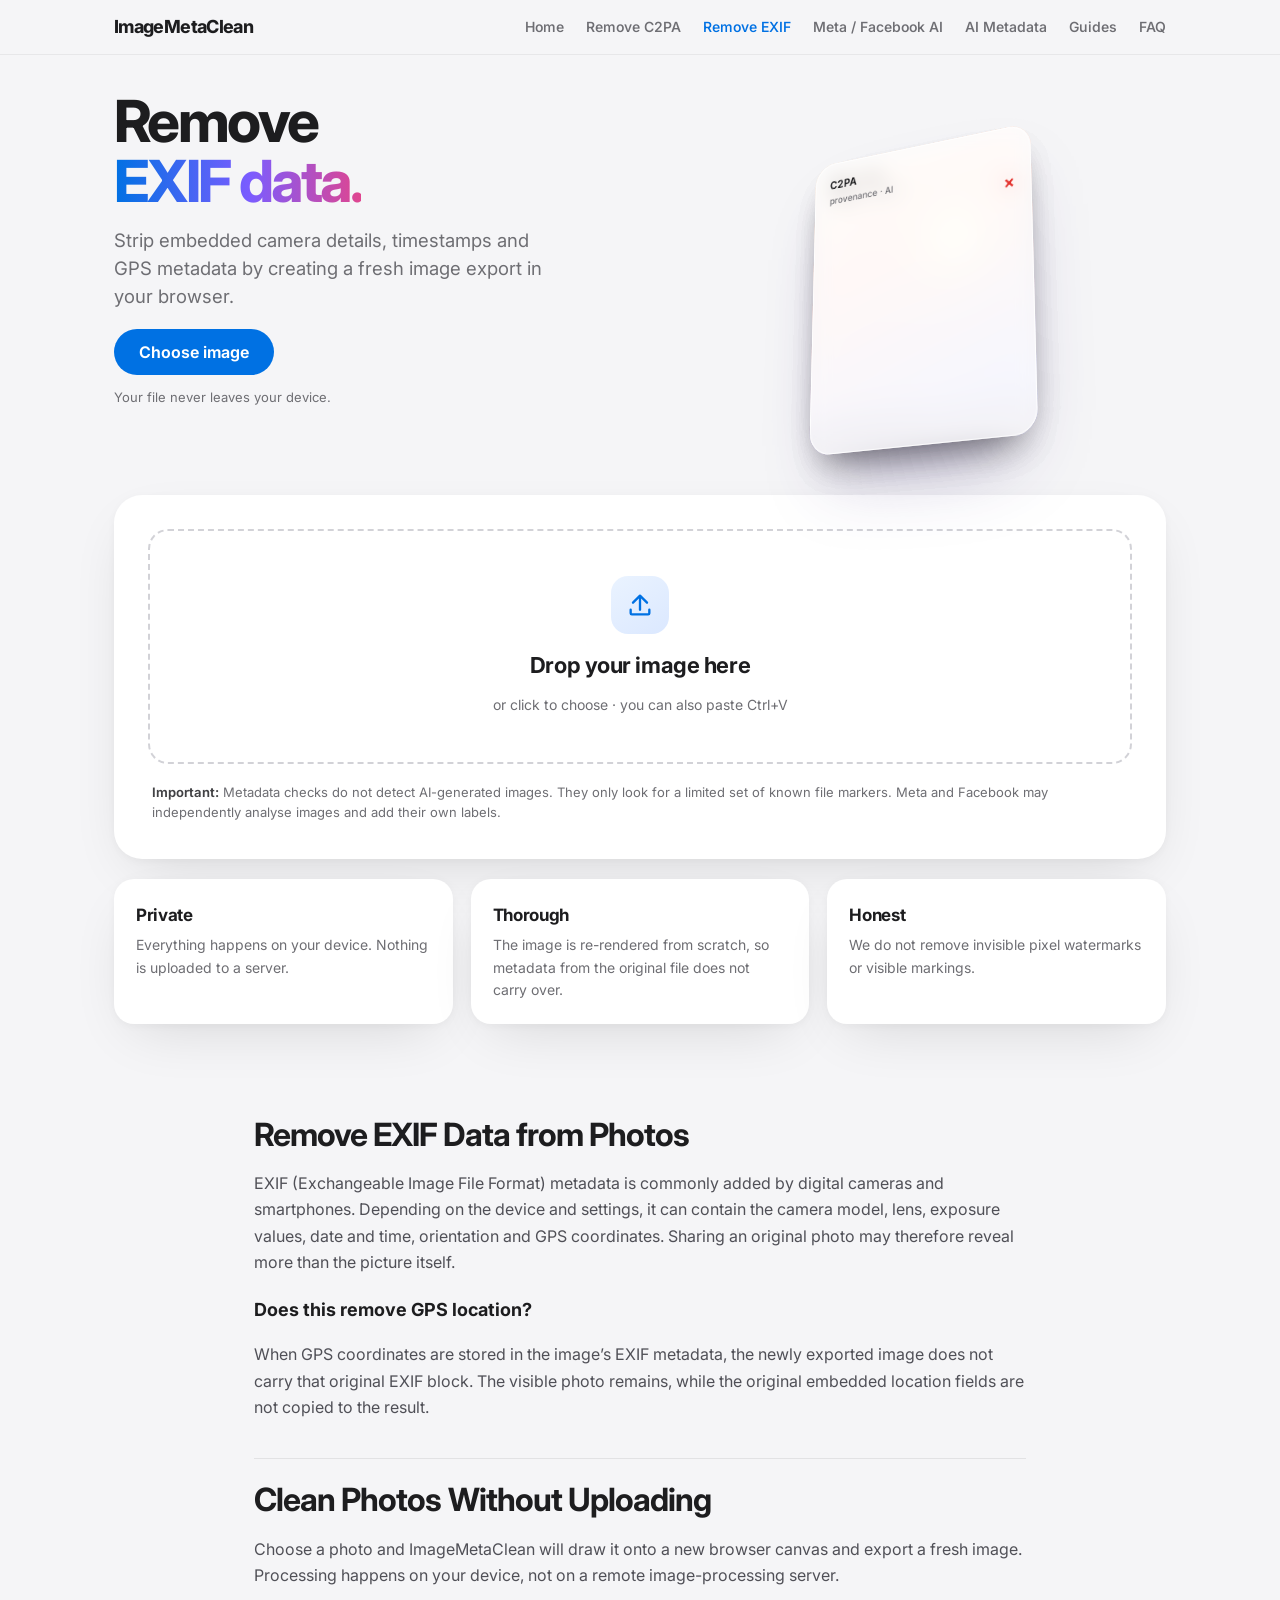
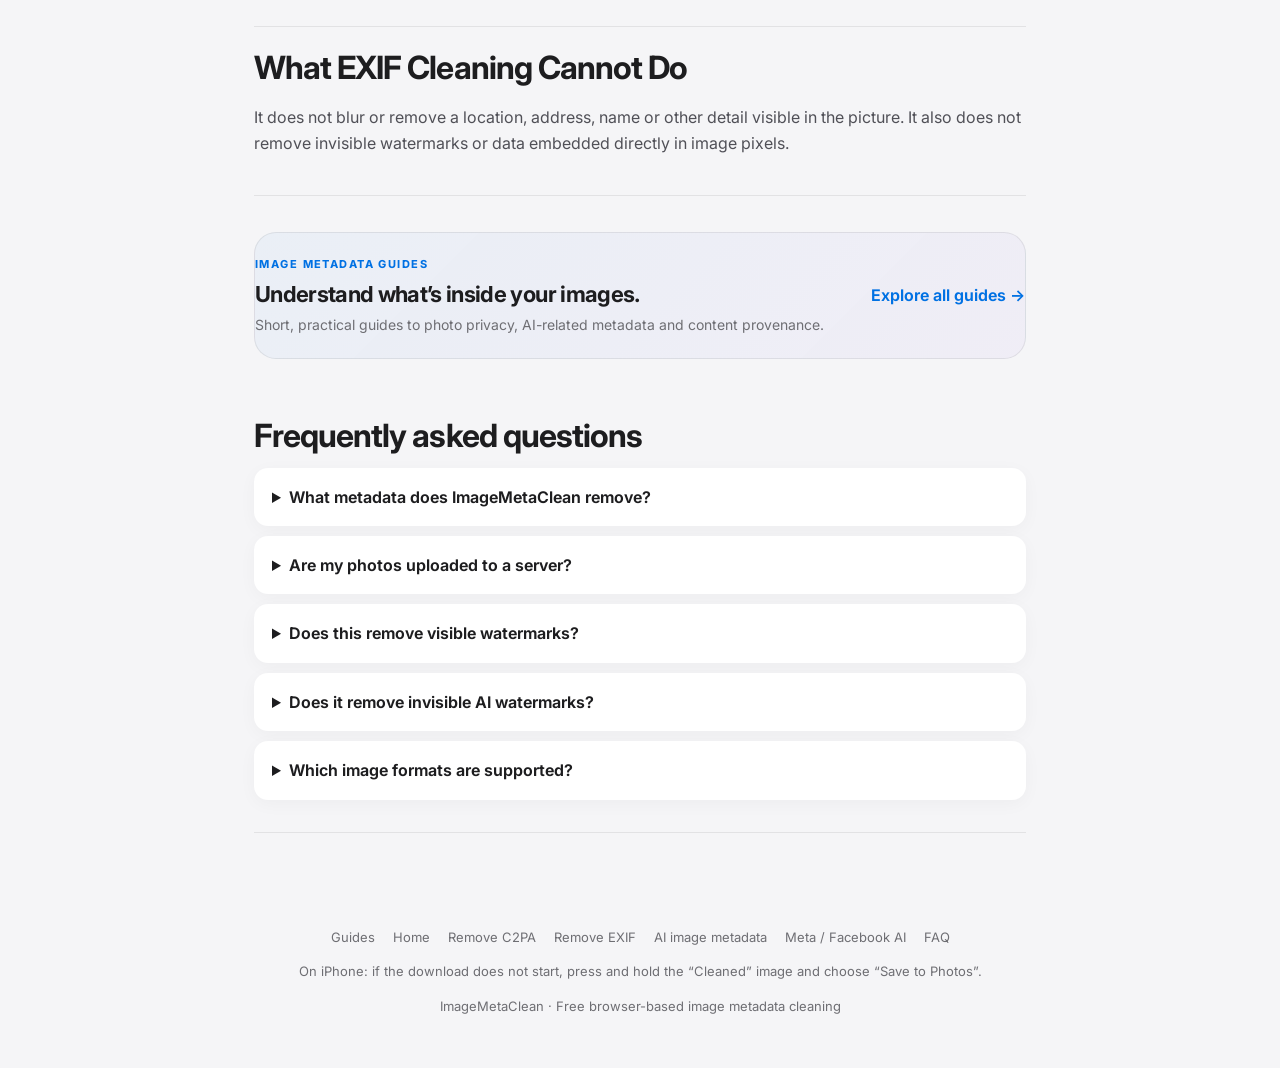
<file: remove-exif-data/index.html>
<!doctype html><html lang="en"><head><meta charset="utf-8"><meta name="viewport" content="width=device-width,initial-scale=1"><title>Remove EXIF Data | ImageMetaClean</title><meta name="description" content="Remove EXIF photo metadata, including camera details, timestamps and GPS fields. Clean images privately in your browser, without uploading your file."><link rel="canonical" href="https://imagemetaclean.com/remove-exif-data"><meta name="robots" content="index,follow,max-image-preview:large"><meta property="og:type" content="website"><meta property="og:site_name" content="ImageMetaClean"><meta property="og:title" content="Remove EXIF Data | ImageMetaClean"><meta property="og:description" content="Remove EXIF photo metadata, including camera details, timestamps and GPS fields. Clean images privately in your browser, without uploading your file."><meta property="og:url" content="https://imagemetaclean.com/remove-exif-data"><meta name="twitter:card" content="summary"><meta name="twitter:title" content="Remove EXIF Data | ImageMetaClean"><meta name="twitter:description" content="Remove EXIF photo metadata, including camera details, timestamps and GPS fields. Clean images privately in your browser, without uploading your file."><link rel="preconnect" href="https://fonts.googleapis.com"><link rel="preconnect" href="https://fonts.gstatic.com" crossorigin><link href="https://fonts.googleapis.com/css2?family=Inter:wght@400;500;600;700;800&display=swap" rel="stylesheet"><link rel="stylesheet" href="/styles.css"><script type="application/ld+json">{"@context":"https://schema.org","@type":"WebApplication","name":"ImageMetaClean","url":"https://imagemetaclean.com/","applicationCategory":"UtilitiesApplication","operatingSystem":"Any","description":"Free browser-based image metadata cleaner. Remove EXIF, XMP, IPTC and supported C2PA metadata locally."}</script><script type="application/ld+json">{"@context":"https://schema.org","@type":"FAQPage","mainEntity":[{"@type":"Question","name":"What metadata does ImageMetaClean remove?","acceptedAnswer":{"@type":"Answer","text":"It removes metadata carried in the original file by rendering the image to a new canvas export. This can remove EXIF, XMP, IPTC and embedded C2PA or other metadata chunks, depending on the source format and browser export."}},{"@type":"Question","name":"Are my photos uploaded to a server?","acceptedAnswer":{"@type":"Answer","text":"No. Image processing happens locally in your browser. The image file is not sent to ImageMetaClean servers."}},{"@type":"Question","name":"Does this remove visible watermarks?","acceptedAnswer":{"@type":"Answer","text":"No. It does not erase visible text, logos, signatures or watermarks that are part of the image pixels."}},{"@type":"Question","name":"Does it remove invisible AI watermarks?","acceptedAnswer":{"@type":"Answer","text":"No. It removes supported file metadata, not hidden signals encoded in image pixels or model-specific watermarking systems."}},{"@type":"Question","name":"Which image formats are supported?","acceptedAnswer":{"@type":"Answer","text":"You can export JPG, PNG or WEBP. The available output format depends on browser support and the selected option."}}]}</script></head><body><header><nav><a class="brand" href="/">ImageMetaClean</a><button class="menu" id="menu" aria-label="Toggle navigation" aria-expanded="false">☰</button><div class="navlinks" id="navlinks"><a href="/">Home</a><a href="/remove-c2pa-metadata">Remove C2PA</a><a href="/remove-exif-data" aria-current="page">Remove EXIF</a><a href="/remove-meta-facebook-ai-metadata">Meta / Facebook AI</a><a href="/remove-ai-image-metadata">AI Metadata</a><a href="/guides/">Guides</a><a href="#faq">FAQ</a></div></nav></header><main><section class="hero"><div><h1>Remove<br><em>EXIF data.</em></h1><p class="lead">Strip embedded camera details, timestamps and GPS metadata by creating a fresh image export in your browser.</p><button class="cta" id="go" type="button">Choose image</button><span class="priv">Your file never leaves your device.</span></div><div class="stage" aria-hidden="true"><div class="stack"><div class="layer photo"></div><div class="layer meta-l l1">EXIF<small>camera · date · GPS</small><i>×</i></div><div class="layer meta-l l2">XMP · IPTC<small>software · author</small><i>×</i></div><div class="layer meta-l l3">C2PA<small>provenance · AI</small><i>×</i></div></div></div></section><section class="tool"><div class="panel"><div id="drop" tabindex="0" role="button" aria-label="Choose or drop an image"><div class="ico"><svg width="28" height="28" viewBox="0 0 24 24" fill="none" stroke="#0071e3" stroke-width="2" stroke-linecap="round" stroke-linejoin="round"><path d="M12 16V4M6 10l6-6 6 6"/><path d="M4 16v3a1 1 0 0 0 1 1h14a1 1 0 0 0 1-1v-3"/></svg></div><h2>Drop your image here</h2><p>or click to choose · you can also paste Ctrl+V</p><input id="file" type="file" accept="image/*" hidden></div><div id="work"><div class="grid"><div class="card"><h3>Original</h3><div class="pic"><img id="imgA" alt="Original image preview"></div><ul class="checks" id="tA"></ul><div class="sz" id="sA"></div></div><div class="card after"><h3>Cleaned</h3><div class="pic"><img id="imgB" alt="Cleaned image preview"></div><ul class="checks" id="tB"></ul><div class="sz" id="sB"></div></div></div><div class="bar"><div class="seg" id="seg"><button type="button" data-f="image/jpeg" aria-pressed="true">JPG</button><button type="button" data-f="image/png" aria-pressed="false">PNG</button><button type="button" data-f="image/webp" aria-pressed="false">WEBP</button></div><label class="quality" id="qW">Quality <input id="q" type="range" min="70" max="100" value="95"><span id="qv">95</span></label><div class="acts"><button class="btn sec" id="again" type="button">Another image</button><button class="btn pri" id="save" type="button" disabled>Download</button></div></div><div id="msg" role="status" aria-live="polite"></div></div><p class="tool-note"><strong>Important:</strong> Metadata checks do not detect AI-generated images. They only look for a limited set of known file markers. Meta and Facebook may independently analyse images and add their own labels.</p></div><div class="trust"><div class="feat"><h3>Private</h3><p>Everything happens on your device. Nothing is uploaded to a server.</p></div><div class="feat"><h3>Thorough</h3><p>The image is re-rendered from scratch, so metadata from the original file does not carry over.</p></div><div class="feat"><h3>Honest</h3><p>We do not remove invisible pixel watermarks or visible markings.</p></div></div></section><article class="content"><section><h2>Remove EXIF Data from Photos</h2><p>EXIF (Exchangeable Image File Format) metadata is commonly added by digital cameras and smartphones. Depending on the device and settings, it can contain the camera model, lens, exposure values, date and time, orientation and GPS coordinates. Sharing an original photo may therefore reveal more than the picture itself.</p><h3>Does this remove GPS location?</h3><p>When GPS coordinates are stored in the image’s EXIF metadata, the newly exported image does not carry that original EXIF block. The visible photo remains, while the original embedded location fields are not copied to the result.</p></section><section><h2>Clean Photos Without Uploading</h2><p>Choose a photo and ImageMetaClean will draw it onto a new browser canvas and export a fresh image. Processing happens on your device, not on a remote image-processing server.</p></section><section><h2>What EXIF Cleaning Cannot Do</h2><p>It does not blur or remove a location, address, name or other detail visible in the picture. It also does not remove invisible watermarks or data embedded directly in image pixels.</p></section><section class="guide-inline"><div><span class="guide-kicker">IMAGE METADATA GUIDES</span><h2>Understand what’s inside your images.</h2><p>Short, practical guides to photo privacy, AI-related metadata and content provenance.</p></div><a href="/guides/">Explore all guides →</a></section><section class="faq" id="faq"><h2>Frequently asked questions</h2><details><summary>What metadata does ImageMetaClean remove?</summary><p>It removes metadata carried in the original file by rendering the image to a new canvas export. This can remove EXIF, XMP, IPTC and embedded C2PA or other metadata chunks, depending on the source format and browser export.</p></details><details><summary>Are my photos uploaded to a server?</summary><p>No. Image processing happens locally in your browser. The image file is not sent to ImageMetaClean servers.</p></details><details><summary>Does this remove visible watermarks?</summary><p>No. It does not erase visible text, logos, signatures or watermarks that are part of the image pixels.</p></details><details><summary>Does it remove invisible AI watermarks?</summary><p>No. It removes supported file metadata, not hidden signals encoded in image pixels or model-specific watermarking systems.</p></details><details><summary>Which image formats are supported?</summary><p>You can export JPG, PNG or WEBP. The available output format depends on browser support and the selected option.</p></details></section></article></main><footer><div class="footlinks"><a href="/guides/">Guides</a><a href="/">Home</a><a href="/remove-c2pa-metadata">Remove C2PA</a><a href="/remove-exif-data">Remove EXIF</a><a href="/remove-ai-image-metadata">AI image metadata</a><a href="/remove-meta-facebook-ai-metadata">Meta / Facebook AI</a><a href="#faq">FAQ</a></div><p>On iPhone: if the download does not start, press and hold the “Cleaned” image and choose “Save to Photos”.</p><p>ImageMetaClean · Free browser-based image metadata cleaning</p></footer><script src="/app.js" defer></script></body></html>
</file>
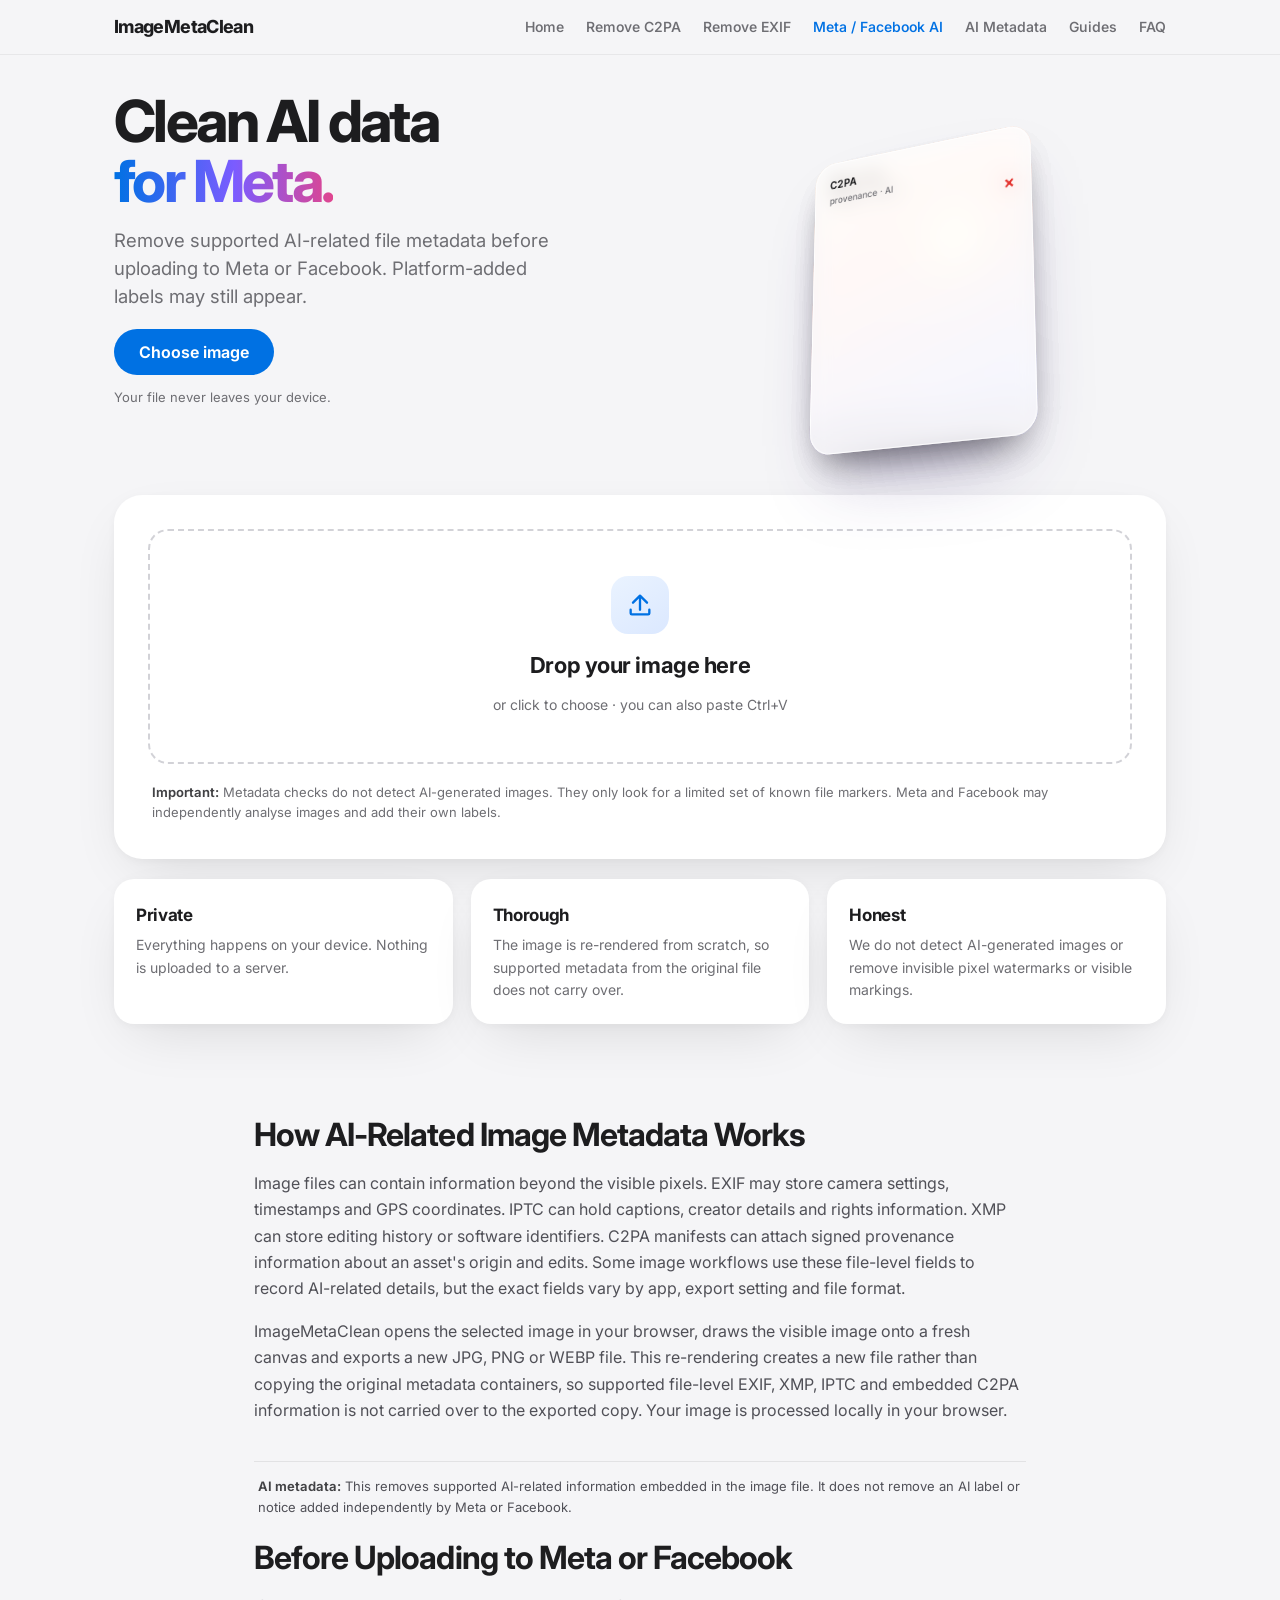
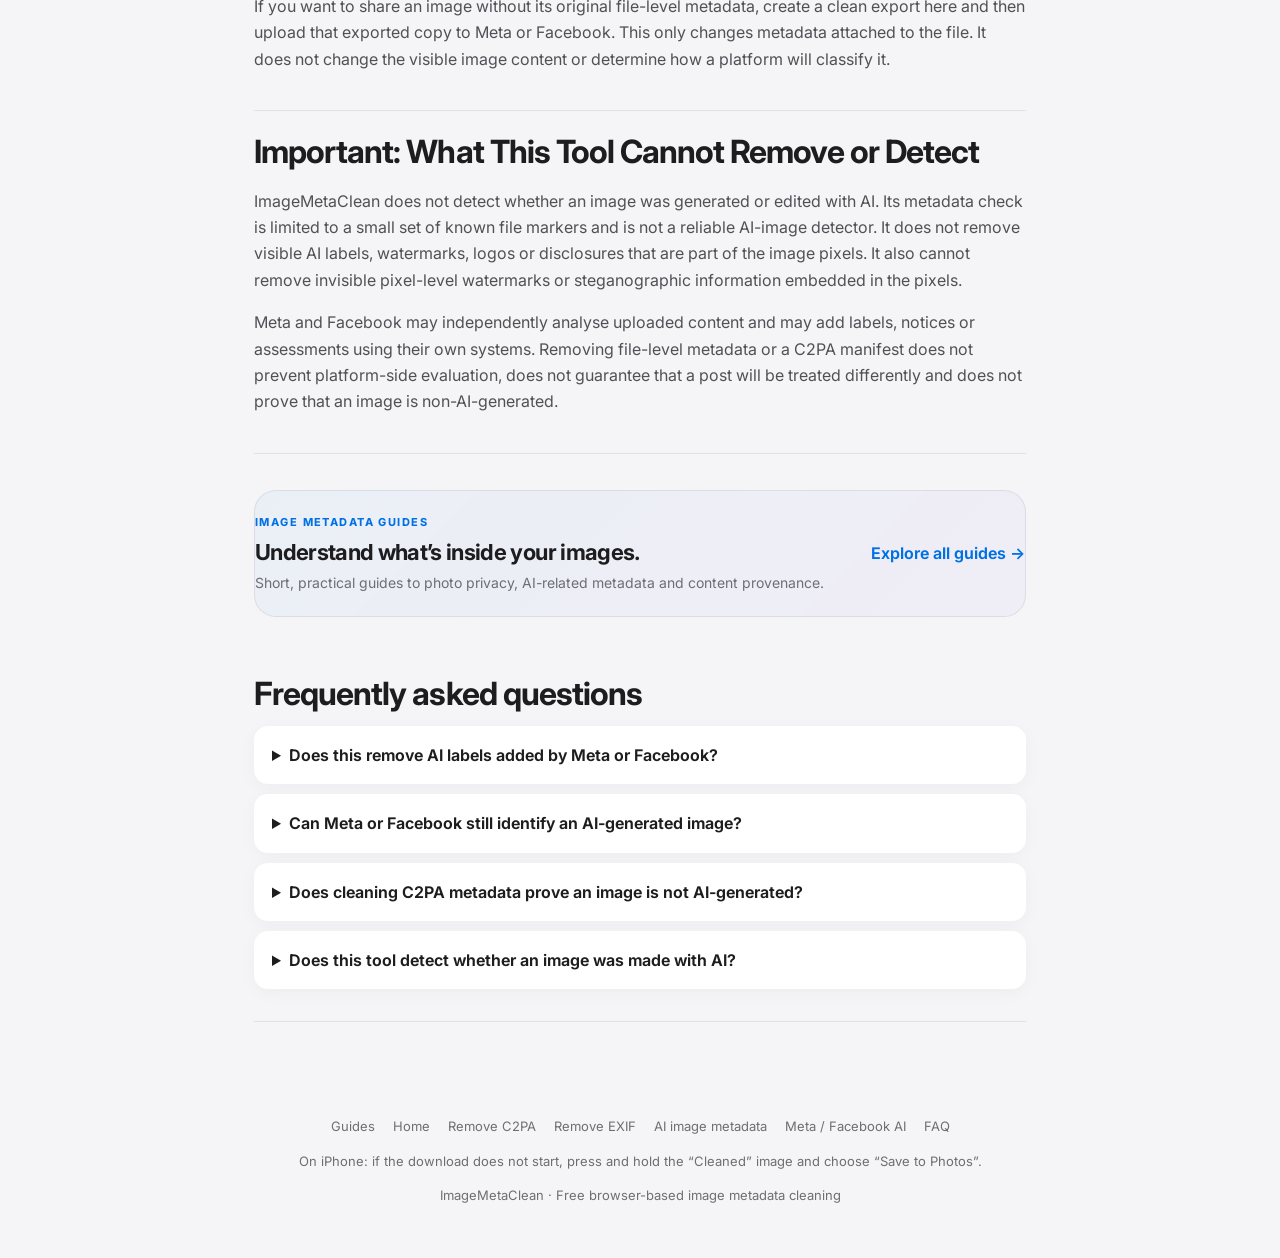
<file: remove-meta-facebook-ai-metadata/index.html>
<!doctype html><html lang="en"><head><meta charset="utf-8"><meta name="viewport" content="width=device-width,initial-scale=1"><title>Remove AI Metadata for Meta & Facebook | ImageMetaClean</title><meta name="description" content="Remove supported AI-related metadata from image files before posting to Meta or Facebook. Clean EXIF, XMP, IPTC and C2PA data privately in your browser."><link rel="canonical" href="https://imagemetaclean.com/remove-meta-facebook-ai-metadata"><meta name="robots" content="index,follow,max-image-preview:large"><meta property="og:type" content="website"><meta property="og:site_name" content="ImageMetaClean"><meta property="og:title" content="Remove AI Metadata for Meta & Facebook | ImageMetaClean"><meta property="og:description" content="Remove supported AI-related metadata from image files before posting to Meta or Facebook. Clean EXIF, XMP, IPTC and C2PA data privately in your browser."><meta property="og:url" content="https://imagemetaclean.com/remove-meta-facebook-ai-metadata"><meta name="twitter:card" content="summary"><meta name="twitter:title" content="Remove AI Metadata for Meta & Facebook | ImageMetaClean"><meta name="twitter:description" content="Remove supported AI-related metadata from image files before posting to Meta or Facebook. Clean EXIF, XMP, IPTC and C2PA data privately in your browser."><link rel="preconnect" href="https://fonts.googleapis.com"><link rel="preconnect" href="https://fonts.gstatic.com" crossorigin><link href="https://fonts.googleapis.com/css2?family=Inter:wght@400;500;600;700;800&display=swap" rel="stylesheet"><link rel="stylesheet" href="/styles.css"><script type="application/ld+json">{"@context":"https://schema.org","@type":"WebApplication","name":"ImageMetaClean","url":"https://imagemetaclean.com/","applicationCategory":"UtilitiesApplication","operatingSystem":"Any","description":"Free browser-based image metadata cleaner. Remove supported EXIF, XMP, IPTC and C2PA metadata locally. It does not detect AI-generated images."}</script><script type="application/ld+json">{"@context":"https://schema.org","@type":"FAQPage","mainEntity":[{"@type":"Question","name":"Does this remove AI labels added by Meta or Facebook?","acceptedAnswer":{"@type":"Answer","text":"No. ImageMetaClean only creates a new image file without supported metadata from the source file. It cannot remove labels, notices or assessments that Meta or Facebook adds independently."}},{"@type":"Question","name":"Can Meta or Facebook still identify an AI-generated image?","acceptedAnswer":{"@type":"Answer","text":"Yes. Platforms may analyse image pixels, context, account information or other signals independently. Removing file metadata does not prevent platform-side evaluation or detection."}},{"@type":"Question","name":"Does cleaning C2PA metadata prove an image is not AI-generated?","acceptedAnswer":{"@type":"Answer","text":"No. Removing an embedded C2PA manifest removes that file-level provenance record from the exported copy. It does not change how the image was created or prove that it is camera-original."}},{"@type":"Question","name":"Does this tool detect whether an image was made with AI?","acceptedAnswer":{"@type":"Answer","text":"No. ImageMetaClean is a metadata cleaner, not an AI-image detector. It does not determine whether an image is AI-generated; it only checks for a limited set of known metadata markers and re-exports the image."}}]}</script></head><body><header><nav><a class="brand" href="/">ImageMetaClean</a><button class="menu" id="menu" aria-label="Toggle navigation" aria-expanded="false">☰</button><div class="navlinks" id="navlinks"><a href="/">Home</a><a href="/remove-c2pa-metadata">Remove C2PA</a><a href="/remove-exif-data">Remove EXIF</a><a href="/remove-meta-facebook-ai-metadata" aria-current="page">Meta / Facebook AI</a><a href="/remove-ai-image-metadata">AI Metadata</a><a href="/guides/">Guides</a><a href="#faq">FAQ</a></div></nav></header><main><section class="hero"><div><h1>Clean AI data<br><em>for Meta.</em></h1><p class="lead">Remove supported AI-related file metadata before uploading to Meta or Facebook. Platform-added labels may still appear.</p><button class="cta" id="go" type="button">Choose image</button><span class="priv">Your file never leaves your device.</span></div><div class="stage" aria-hidden="true"><div class="stack"><div class="layer photo"></div><div class="layer meta-l l1">EXIF<small>camera · date · GPS</small><i>×</i></div><div class="layer meta-l l2">XMP · IPTC<small>software · author</small><i>×</i></div><div class="layer meta-l l3">C2PA<small>provenance · AI</small><i>×</i></div></div></div></section><section class="tool"><div class="panel"><div id="drop" tabindex="0" role="button" aria-label="Choose or drop an image"><div class="ico"><svg width="28" height="28" viewBox="0 0 24 24" fill="none" stroke="#0071e3" stroke-width="2" stroke-linecap="round" stroke-linejoin="round"><path d="M12 16V4M6 10l6-6 6 6"/><path d="M4 16v3a1 1 0 0 0 1 1h14a1 1 0 0 0 1-1v-3"/></svg></div><h2>Drop your image here</h2><p>or click to choose · you can also paste Ctrl+V</p><input id="file" type="file" accept="image/*" hidden></div><div id="work"><div class="grid"><div class="card"><h3>Original</h3><div class="pic"><img id="imgA" alt="Original image preview"></div><ul class="checks" id="tA"></ul><div class="sz" id="sA"></div></div><div class="card after"><h3>Cleaned</h3><div class="pic"><img id="imgB" alt="Cleaned image preview"></div><ul class="checks" id="tB"></ul><div class="sz" id="sB"></div></div></div><div class="bar"><div class="seg" id="seg"><button type="button" data-f="image/jpeg" aria-pressed="true">JPG</button><button type="button" data-f="image/png" aria-pressed="false">PNG</button><button type="button" data-f="image/webp" aria-pressed="false">WEBP</button></div><label class="quality" id="qW">Quality <input id="q" type="range" min="70" max="100" value="95"><span id="qv">95</span></label><div class="acts"><button class="btn sec" id="again" type="button">Another image</button><button class="btn pri" id="save" type="button" disabled>Download</button></div></div><div id="msg" role="status" aria-live="polite"></div></div><p class="tool-note"><strong>Important:</strong> Metadata checks do not detect AI-generated images. They only look for a limited set of known file markers. Meta and Facebook may independently analyse images and add their own labels.</p></div><div class="trust"><div class="feat"><h3>Private</h3><p>Everything happens on your device. Nothing is uploaded to a server.</p></div><div class="feat"><h3>Thorough</h3><p>The image is re-rendered from scratch, so supported metadata from the original file does not carry over.</p></div><div class="feat"><h3>Honest</h3><p>We do not detect AI-generated images or remove invisible pixel watermarks or visible markings.</p></div></div></section><article class="content"><section><h2>How AI-Related Image Metadata Works</h2><p>Image files can contain information beyond the visible pixels. EXIF may store camera settings, timestamps and GPS coordinates. IPTC can hold captions, creator details and rights information. XMP can store editing history or software identifiers. C2PA manifests can attach signed provenance information about an asset's origin and edits. Some image workflows use these file-level fields to record AI-related details, but the exact fields vary by app, export setting and file format.</p><p>ImageMetaClean opens the selected image in your browser, draws the visible image onto a fresh canvas and exports a new JPG, PNG or WEBP file. This re-rendering creates a new file rather than copying the original metadata containers, so supported file-level EXIF, XMP, IPTC and embedded C2PA information is not carried over to the exported copy. Your image is processed locally in your browser.</p></section><p class="tool-note"><strong>AI metadata:</strong> This removes supported AI-related information embedded in the image file. It does not remove an AI label or notice added independently by Meta or Facebook.</p><section><h2>Before Uploading to Meta or Facebook</h2><p>If you want to share an image without its original file-level metadata, create a clean export here and then upload that exported copy to Meta or Facebook. This only changes metadata attached to the file. It does not change the visible image content or determine how a platform will classify it.</p></section><section><h2>Important: What This Tool Cannot Remove or Detect</h2><p>ImageMetaClean does not detect whether an image was generated or edited with AI. Its metadata check is limited to a small set of known file markers and is not a reliable AI-image detector. It does not remove visible AI labels, watermarks, logos or disclosures that are part of the image pixels. It also cannot remove invisible pixel-level watermarks or steganographic information embedded in the pixels.</p><p>Meta and Facebook may independently analyse uploaded content and may add labels, notices or assessments using their own systems. Removing file-level metadata or a C2PA manifest does not prevent platform-side evaluation, does not guarantee that a post will be treated differently and does not prove that an image is non-AI-generated.</p></section><section class="guide-inline"><div><span class="guide-kicker">IMAGE METADATA GUIDES</span><h2>Understand what’s inside your images.</h2><p>Short, practical guides to photo privacy, AI-related metadata and content provenance.</p></div><a href="/guides/">Explore all guides →</a></section><section class="faq" id="faq"><h2>Frequently asked questions</h2><details><summary>Does this remove AI labels added by Meta or Facebook?</summary><p>No. ImageMetaClean only creates a new image file without supported metadata from the source file. It cannot remove labels, notices or assessments that Meta or Facebook adds independently.</p></details><details><summary>Can Meta or Facebook still identify an AI-generated image?</summary><p>Yes. Platforms may analyse image pixels, context, account information or other signals independently. Removing file metadata does not prevent platform-side evaluation or detection.</p></details><details><summary>Does cleaning C2PA metadata prove an image is not AI-generated?</summary><p>No. Removing an embedded C2PA manifest removes that file-level provenance record from the exported copy. It does not change how the image was created or prove that it is camera-original.</p></details><details><summary>Does this tool detect whether an image was made with AI?</summary><p>No. ImageMetaClean is a metadata cleaner, not an AI-image detector. It does not determine whether an image is AI-generated; it only checks for a limited set of known metadata markers and re-exports the image.</p></details></section></article></main><footer><div class="footlinks"><a href="/guides/">Guides</a><a href="/">Home</a><a href="/remove-c2pa-metadata">Remove C2PA</a><a href="/remove-exif-data">Remove EXIF</a><a href="/remove-ai-image-metadata">AI image metadata</a><a href="/remove-meta-facebook-ai-metadata">Meta / Facebook AI</a><a href="#faq">FAQ</a></div><p>On iPhone: if the download does not start, press and hold the “Cleaned” image and choose “Save to Photos”.</p><p>ImageMetaClean · Free browser-based image metadata cleaning</p></footer><script src="/app.js" defer></script></body></html>
</file>
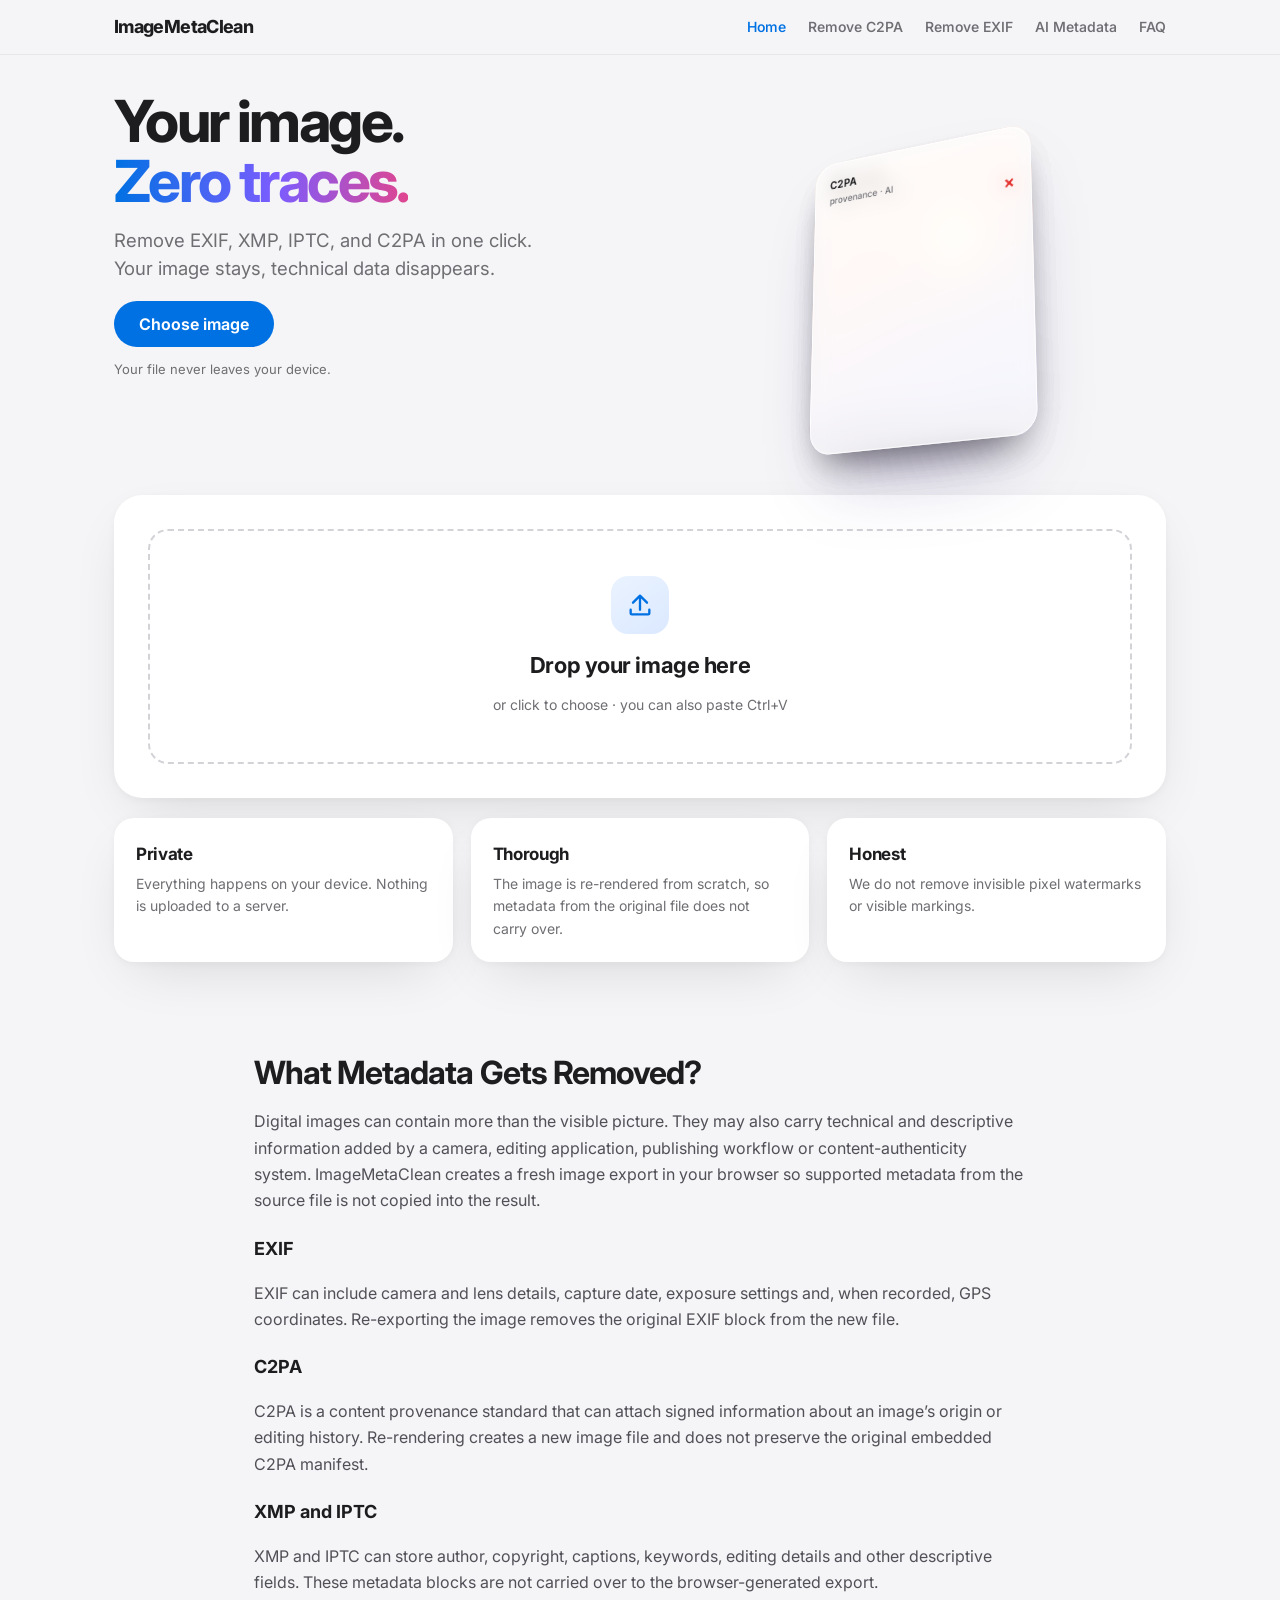
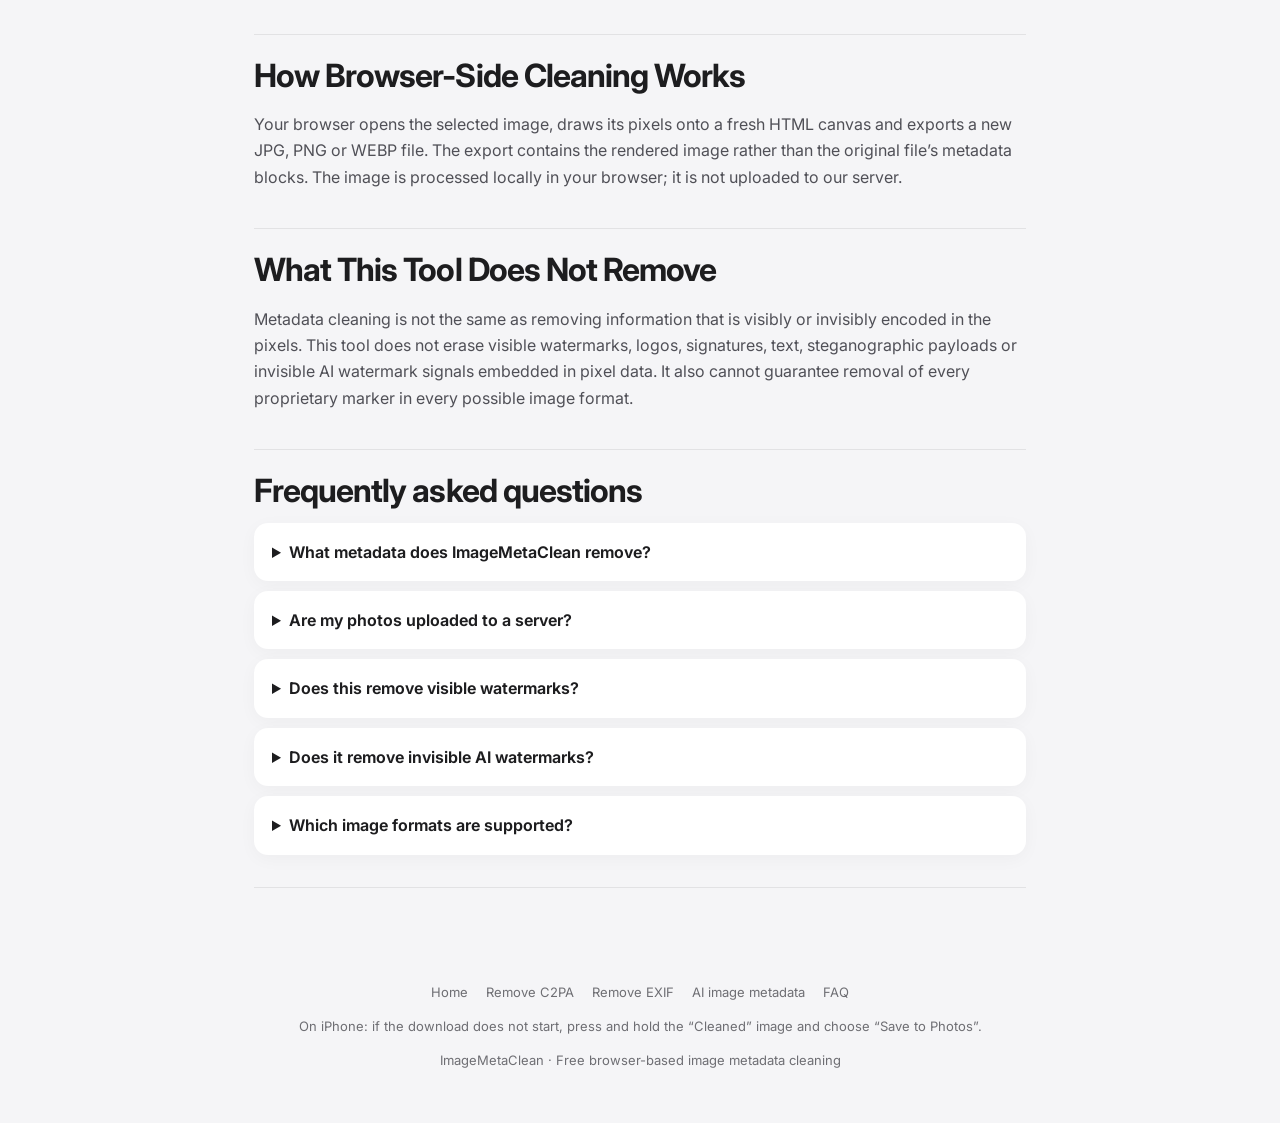
<file: src/index.html>
<!doctype html><html lang="en"><head><meta charset="utf-8"><meta name="viewport" content="width=device-width,initial-scale=1"><title>Image Metadata Remover – Remove EXIF, XMP, IPTC & C2PA | ImageMetaClean</title><meta name="description" content="Remove EXIF, XMP, IPTC, and supported C2PA metadata from images in one click. Free, private, browser-based image cleaning. Your file never leaves your device."><link rel="canonical" href="https://imagemetaclean.com/"><meta name="robots" content="index,follow,max-image-preview:large"><meta property="og:type" content="website"><meta property="og:site_name" content="ImageMetaClean"><meta property="og:title" content="Image Metadata Remover – Remove EXIF, XMP, IPTC & C2PA | ImageMetaClean"><meta property="og:description" content="Remove EXIF, XMP, IPTC, and supported C2PA metadata from images in one click. Free, private, browser-based image cleaning. Your file never leaves your device."><meta property="og:url" content="https://imagemetaclean.com/"><meta name="twitter:card" content="summary"><meta name="twitter:title" content="Image Metadata Remover – Remove EXIF, XMP, IPTC & C2PA | ImageMetaClean"><meta name="twitter:description" content="Remove EXIF, XMP, IPTC, and supported C2PA metadata from images in one click. Free, private, browser-based image cleaning. Your file never leaves your device."><link rel="preconnect" href="https://fonts.googleapis.com"><link rel="preconnect" href="https://fonts.gstatic.com" crossorigin><link href="https://fonts.googleapis.com/css2?family=Inter:wght@400;500;600;700;800&display=swap" rel="stylesheet"><link rel="stylesheet" href="/styles.css"><script type="application/ld+json">{"@context":"https://schema.org","@type":"WebApplication","name":"ImageMetaClean","url":"https://imagemetaclean.com/","applicationCategory":"UtilitiesApplication","operatingSystem":"Any","description":"Free browser-based image metadata cleaner. Remove EXIF, XMP, IPTC and supported C2PA metadata locally."}</script><script type="application/ld+json">{"@context":"https://schema.org","@type":"FAQPage","mainEntity":[{"@type":"Question","name":"What metadata does ImageMetaClean remove?","acceptedAnswer":{"@type":"Answer","text":"It removes metadata carried in the original file by rendering the image to a new canvas export. This can remove EXIF, XMP, IPTC and embedded C2PA or other metadata chunks, depending on the source format and browser export."}},{"@type":"Question","name":"Are my photos uploaded to a server?","acceptedAnswer":{"@type":"Answer","text":"No. Image processing happens locally in your browser. The image file is not sent to ImageMetaClean servers."}},{"@type":"Question","name":"Does this remove visible watermarks?","acceptedAnswer":{"@type":"Answer","text":"No. It does not erase visible text, logos, signatures or watermarks that are part of the image pixels."}},{"@type":"Question","name":"Does it remove invisible AI watermarks?","acceptedAnswer":{"@type":"Answer","text":"No. It removes supported file metadata, not hidden signals encoded in image pixels or model-specific watermarking systems."}},{"@type":"Question","name":"Which image formats are supported?","acceptedAnswer":{"@type":"Answer","text":"You can export JPG, PNG or WEBP. The available output format depends on browser support and the selected option."}}]}</script></head><body><header><nav><a class="brand" href="/">ImageMetaClean</a><button class="menu" id="menu" aria-label="Toggle navigation" aria-expanded="false">☰</button><div class="navlinks" id="navlinks"><a href="/" aria-current="page">Home</a><a href="/remove-c2pa-metadata" >Remove C2PA</a><a href="/remove-exif-data" >Remove EXIF</a><a href="/remove-ai-image-metadata" >AI Metadata</a><a href="#faq" >FAQ</a></div></nav></header><main><section class="hero"><div><h1>Your image.<br><em>Zero traces.</em></h1><p class="lead">Remove EXIF, XMP, IPTC, and C2PA in one click. Your image stays, technical data disappears.</p><button class="cta" id="go" type="button">Choose image</button><span class="priv">Your file never leaves your device.</span></div><div class="stage" aria-hidden="true"><div class="stack"><div class="layer photo"></div><div class="layer meta-l l1">EXIF<small>camera · date · GPS</small><i>×</i></div><div class="layer meta-l l2">XMP · IPTC<small>software · author</small><i>×</i></div><div class="layer meta-l l3">C2PA<small>provenance · AI</small><i>×</i></div></div></div></section><section class="tool"><div class="panel"><div id="drop" tabindex="0" role="button" aria-label="Choose or drop an image"><div class="ico"><svg width="28" height="28" viewBox="0 0 24 24" fill="none" stroke="#0071e3" stroke-width="2" stroke-linecap="round" stroke-linejoin="round"><path d="M12 16V4M6 10l6-6 6 6"/><path d="M4 16v3a1 1 0 0 0 1 1h14a1 1 0 0 0 1-1v-3"/></svg></div><h2>Drop your image here</h2><p>or click to choose · you can also paste Ctrl+V</p><input id="file" type="file" accept="image/*" hidden></div><div id="work"><div class="grid"><div class="card"><h3>Original</h3><div class="pic"><img id="imgA" alt="Original image preview"></div><ul class="checks" id="tA"></ul><div class="sz" id="sA"></div></div><div class="card after"><h3>Cleaned</h3><div class="pic"><img id="imgB" alt="Cleaned image preview"></div><ul class="checks" id="tB"></ul><div class="sz" id="sB"></div></div></div><div class="bar"><div class="seg" id="seg"><button type="button" data-f="image/jpeg" aria-pressed="true">JPG</button><button type="button" data-f="image/png" aria-pressed="false">PNG</button><button type="button" data-f="image/webp" aria-pressed="false">WEBP</button></div><label class="quality" id="qW">Quality <input id="q" type="range" min="70" max="100" value="95"><span id="qv">95</span></label><div class="acts"><button class="btn sec" id="again" type="button">Another image</button><button class="btn pri" id="save" type="button" disabled>Download</button></div></div><div id="msg" role="status" aria-live="polite"></div></div></div><div class="trust"><div class="feat"><h3>Private</h3><p>Everything happens on your device. Nothing is uploaded to a server.</p></div><div class="feat"><h3>Thorough</h3><p>The image is re-rendered from scratch, so metadata from the original file does not carry over.</p></div><div class="feat"><h3>Honest</h3><p>We do not remove invisible pixel watermarks or visible markings.</p></div></div></section><article class="content"><section><h2>What Metadata Gets Removed?</h2><p>Digital images can contain more than the visible picture. They may also carry technical and descriptive information added by a camera, editing application, publishing workflow or content-authenticity system. ImageMetaClean creates a fresh image export in your browser so supported metadata from the source file is not copied into the result.</p><h3>EXIF</h3><p>EXIF can include camera and lens details, capture date, exposure settings and, when recorded, GPS coordinates. Re-exporting the image removes the original EXIF block from the new file.</p><h3>C2PA</h3><p>C2PA is a content provenance standard that can attach signed information about an image’s origin or editing history. Re-rendering creates a new image file and does not preserve the original embedded C2PA manifest.</p><h3>XMP and IPTC</h3><p>XMP and IPTC can store author, copyright, captions, keywords, editing details and other descriptive fields. These metadata blocks are not carried over to the browser-generated export.</p></section><section><h2>How Browser-Side Cleaning Works</h2><p>Your browser opens the selected image, draws its pixels onto a fresh HTML canvas and exports a new JPG, PNG or WEBP file. The export contains the rendered image rather than the original file’s metadata blocks. The image is processed locally in your browser; it is not uploaded to our server.</p></section><section><h2>What This Tool Does Not Remove</h2><p>Metadata cleaning is not the same as removing information that is visibly or invisibly encoded in the pixels. This tool does not erase visible watermarks, logos, signatures, text, steganographic payloads or invisible AI watermark signals embedded in pixel data. It also cannot guarantee removal of every proprietary marker in every possible image format.</p></section><section class="faq" id="faq"><h2>Frequently asked questions</h2><details><summary>What metadata does ImageMetaClean remove?</summary><p>It removes metadata carried in the original file by rendering the image to a new canvas export. This can remove EXIF, XMP, IPTC and embedded C2PA or other metadata chunks, depending on the source format and browser export.</p></details><details><summary>Are my photos uploaded to a server?</summary><p>No. Image processing happens locally in your browser. The image file is not sent to ImageMetaClean servers.</p></details><details><summary>Does this remove visible watermarks?</summary><p>No. It does not erase visible text, logos, signatures or watermarks that are part of the image pixels.</p></details><details><summary>Does it remove invisible AI watermarks?</summary><p>No. It removes supported file metadata, not hidden signals encoded in image pixels or model-specific watermarking systems.</p></details><details><summary>Which image formats are supported?</summary><p>You can export JPG, PNG or WEBP. The available output format depends on browser support and the selected option.</p></details></section></article></main><footer><div class="footlinks"><a href="/">Home</a><a href="/remove-c2pa-metadata">Remove C2PA</a><a href="/remove-exif-data">Remove EXIF</a><a href="/remove-ai-image-metadata">AI image metadata</a><a href="#faq">FAQ</a></div><p>On iPhone: if the download does not start, press and hold the “Cleaned” image and choose “Save to Photos”.</p><p>ImageMetaClean · Free browser-based image metadata cleaning</p></footer><script src="/app.js" defer></script></body></html>
</file>
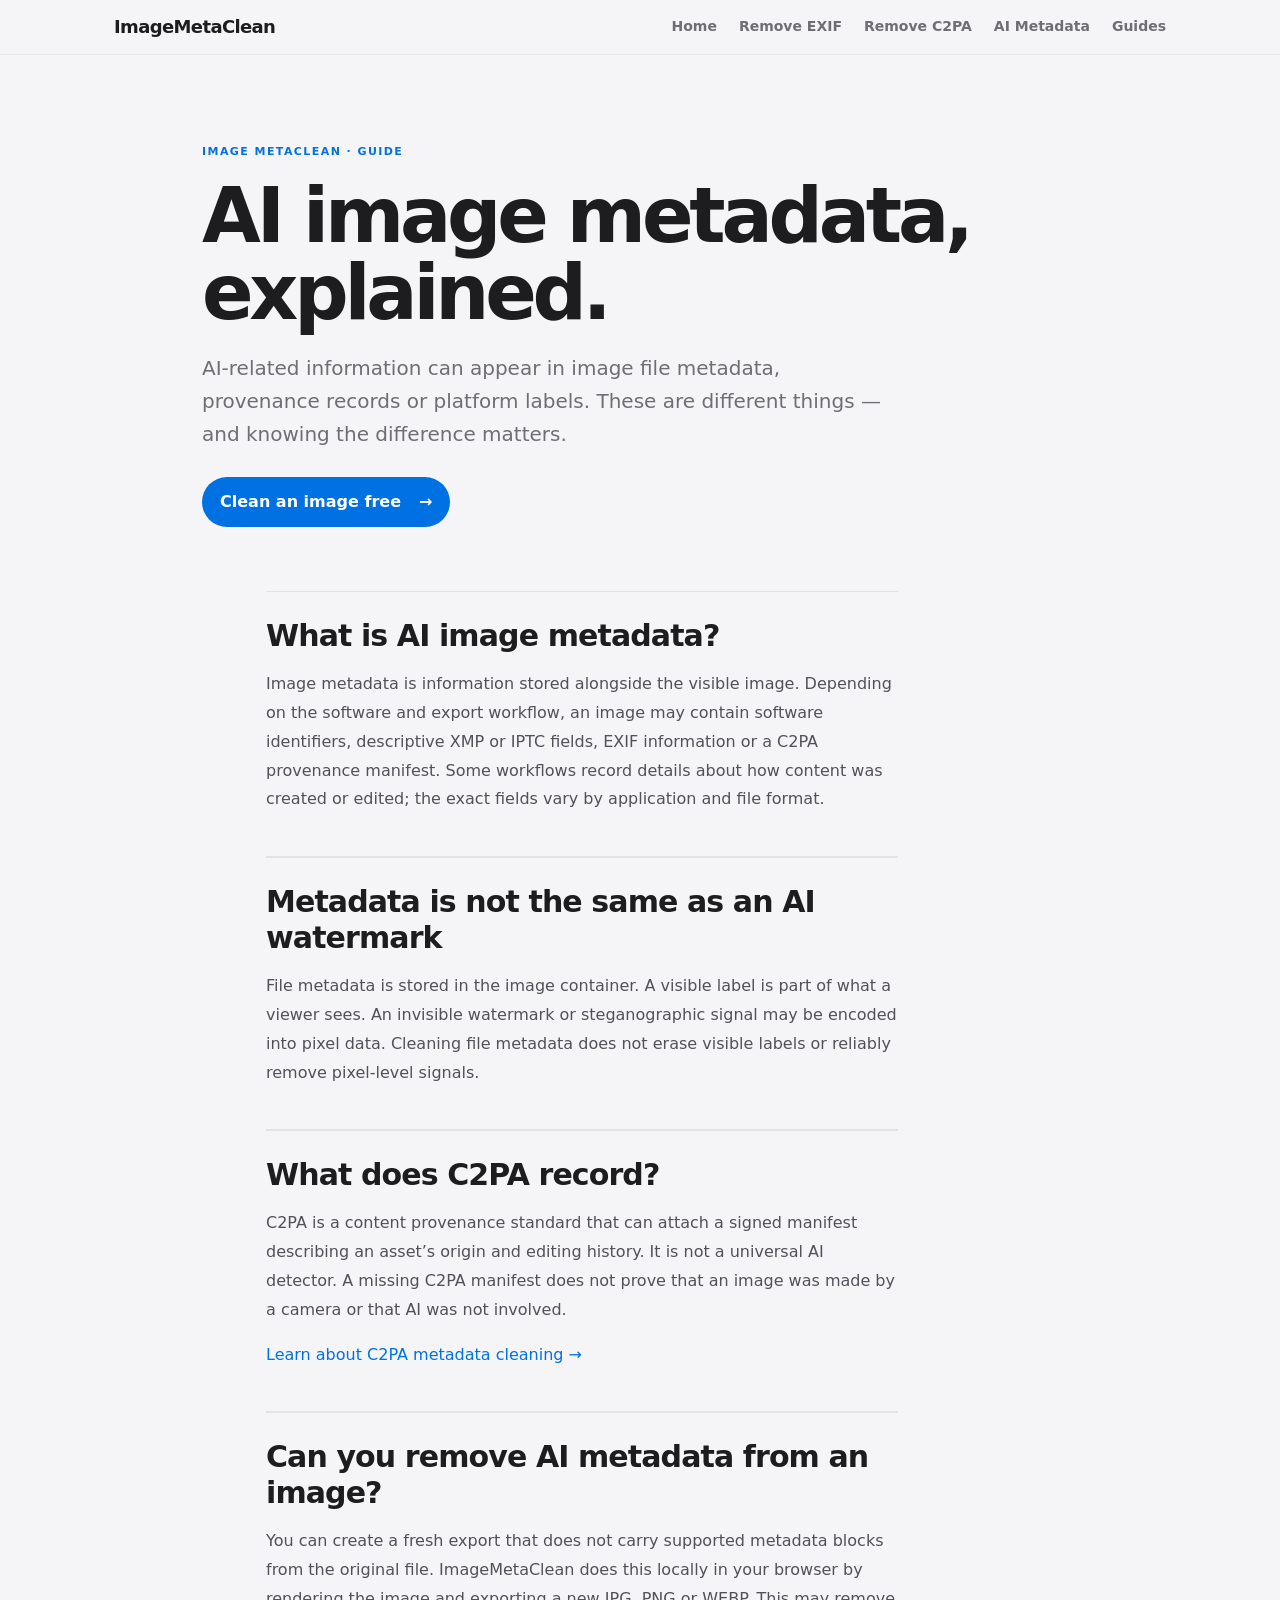
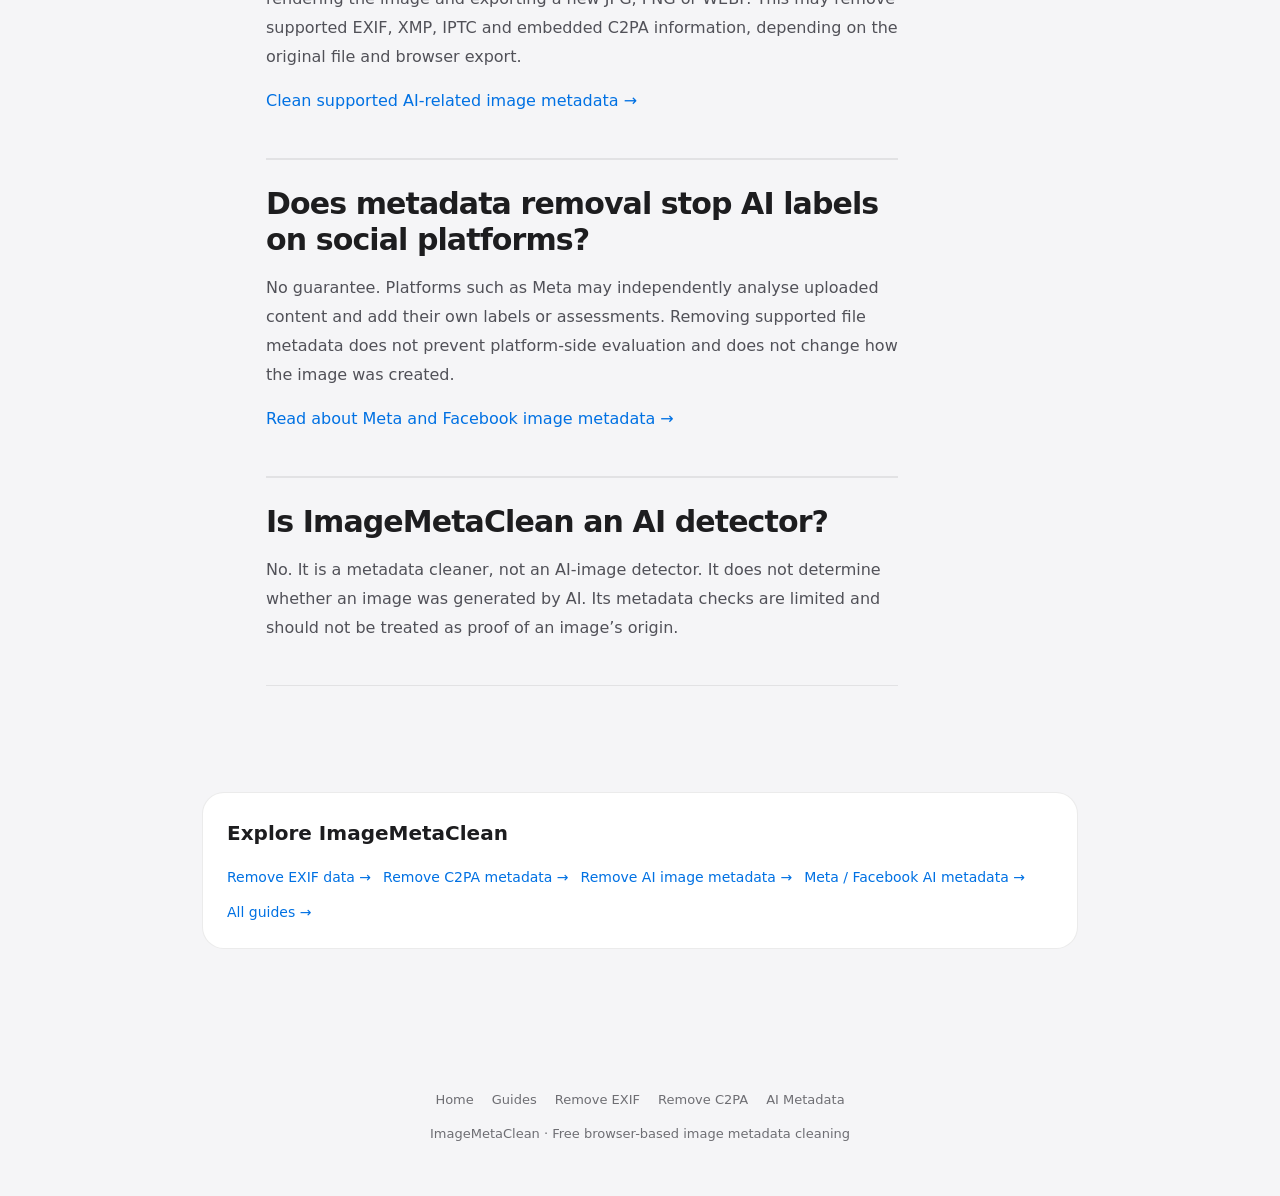
<file: guides/ai-image-metadata-explained/index.html>
<!doctype html>
<html lang="en"><head><meta charset="utf-8"><meta name="viewport" content="width=device-width,initial-scale=1">
<title>AI Image Metadata Explained | ImageMetaClean</title><meta name="description" content="Understand AI-related image metadata, C2PA provenance, EXIF, XMP and IPTC fields, and the difference between metadata cleaning and AI detection.">
<link rel="canonical" href="https://imagemetaclean.com/guides/ai-image-metadata-explained/"><meta name="robots" content="index,follow,max-image-preview:large">
<meta property="og:type" content="article"><meta property="og:site_name" content="ImageMetaClean"><meta property="og:title" content="AI Image Metadata Explained | ImageMetaClean"><meta property="og:description" content="Understand AI-related image metadata, C2PA provenance, EXIF, XMP and IPTC fields, and the difference between metadata cleaning and AI detection."><meta property="og:url" content="https://imagemetaclean.com/guides/ai-image-metadata-explained/">
<meta name="twitter:card" content="summary"><meta name="twitter:title" content="AI Image Metadata Explained | ImageMetaClean"><meta name="twitter:description" content="Understand AI-related image metadata, C2PA provenance, EXIF, XMP and IPTC fields, and the difference between metadata cleaning and AI detection.">
<link rel="stylesheet" href="/styles.css">
<script type="application/ld+json">{"@context":"https://schema.org","@type":"Article","headline":"AI Image Metadata Explained","description":"Understand AI-related image metadata, C2PA provenance, EXIF, XMP and IPTC fields, and the difference between metadata cleaning and AI detection.","mainEntityOfPage":"https://imagemetaclean.com/guides/ai-image-metadata-explained/","publisher":{"@type":"Organization","name":"ImageMetaClean","url":"https://imagemetaclean.com/"}}</script>
</head><body><header><nav><a class="brand" href="/">ImageMetaClean</a><button class="menu" id="menu" aria-label="Toggle navigation" aria-expanded="false">☰</button><div class="navlinks" id="navlinks"><a href="/">Home</a><a href="/remove-exif-data">Remove EXIF</a><a href="/remove-c2pa-metadata">Remove C2PA</a><a href="/remove-ai-image-metadata">AI Metadata</a><a href="/guides/">Guides</a></div></nav></header>
<main class="guide-main"><div class="guide-kicker">IMAGE METACLEAN · GUIDE</div><h1>AI image metadata, explained.</h1><p class="guide-intro">AI-related information can appear in image file metadata, provenance records or platform labels. These are different things — and knowing the difference matters.</p><a class="guide-cta" href="/">Clean an image free <span>→</span></a><article class="content guide-content"><section><h2>What is AI image metadata?</h2><p>Image metadata is information stored alongside the visible image. Depending on the software and export workflow, an image may contain software identifiers, descriptive XMP or IPTC fields, EXIF information or a C2PA provenance manifest. Some workflows record details about how content was created or edited; the exact fields vary by application and file format.</p></section><section><h2>Metadata is not the same as an AI watermark</h2><p>File metadata is stored in the image container. A visible label is part of what a viewer sees. An invisible watermark or steganographic signal may be encoded into pixel data. Cleaning file metadata does not erase visible labels or reliably remove pixel-level signals.</p></section><section><h2>What does C2PA record?</h2><p>C2PA is a content provenance standard that can attach a signed manifest describing an asset’s origin and editing history. It is not a universal AI detector. A missing C2PA manifest does not prove that an image was made by a camera or that AI was not involved.</p><p><a href="/remove-c2pa-metadata">Learn about C2PA metadata cleaning →</a></p></section><section><h2>Can you remove AI metadata from an image?</h2><p>You can create a fresh export that does not carry supported metadata blocks from the original file. ImageMetaClean does this locally in your browser by rendering the image and exporting a new JPG, PNG or WEBP. This may remove supported EXIF, XMP, IPTC and embedded C2PA information, depending on the original file and browser export.</p><p><a href="/remove-ai-image-metadata">Clean supported AI-related image metadata →</a></p></section><section><h2>Does metadata removal stop AI labels on social platforms?</h2><p>No guarantee. Platforms such as Meta may independently analyse uploaded content and add their own labels or assessments. Removing supported file metadata does not prevent platform-side evaluation and does not change how the image was created.</p><p><a href="/remove-meta-facebook-ai-metadata">Read about Meta and Facebook image metadata →</a></p></section><section><h2>Is ImageMetaClean an AI detector?</h2><p>No. It is a metadata cleaner, not an AI-image detector. It does not determine whether an image was generated by AI. Its metadata checks are limited and should not be treated as proof of an image’s origin.</p></section></article>
<div class="guide-related"><h2>Explore ImageMetaClean</h2><a href="/remove-exif-data">Remove EXIF data →</a><a href="/remove-c2pa-metadata">Remove C2PA metadata →</a><a href="/remove-ai-image-metadata">Remove AI image metadata →</a><a href="/remove-meta-facebook-ai-metadata">Meta / Facebook AI metadata →</a><a href="/guides/">All guides →</a></div></main>
<footer><div class="footlinks"><a href="/">Home</a><a href="/guides/">Guides</a><a href="/remove-exif-data">Remove EXIF</a><a href="/remove-c2pa-metadata">Remove C2PA</a><a href="/remove-ai-image-metadata">AI Metadata</a></div><p>ImageMetaClean · Free browser-based image metadata cleaning</p></footer><script src="/app.js" defer></script></body></html>
</file>
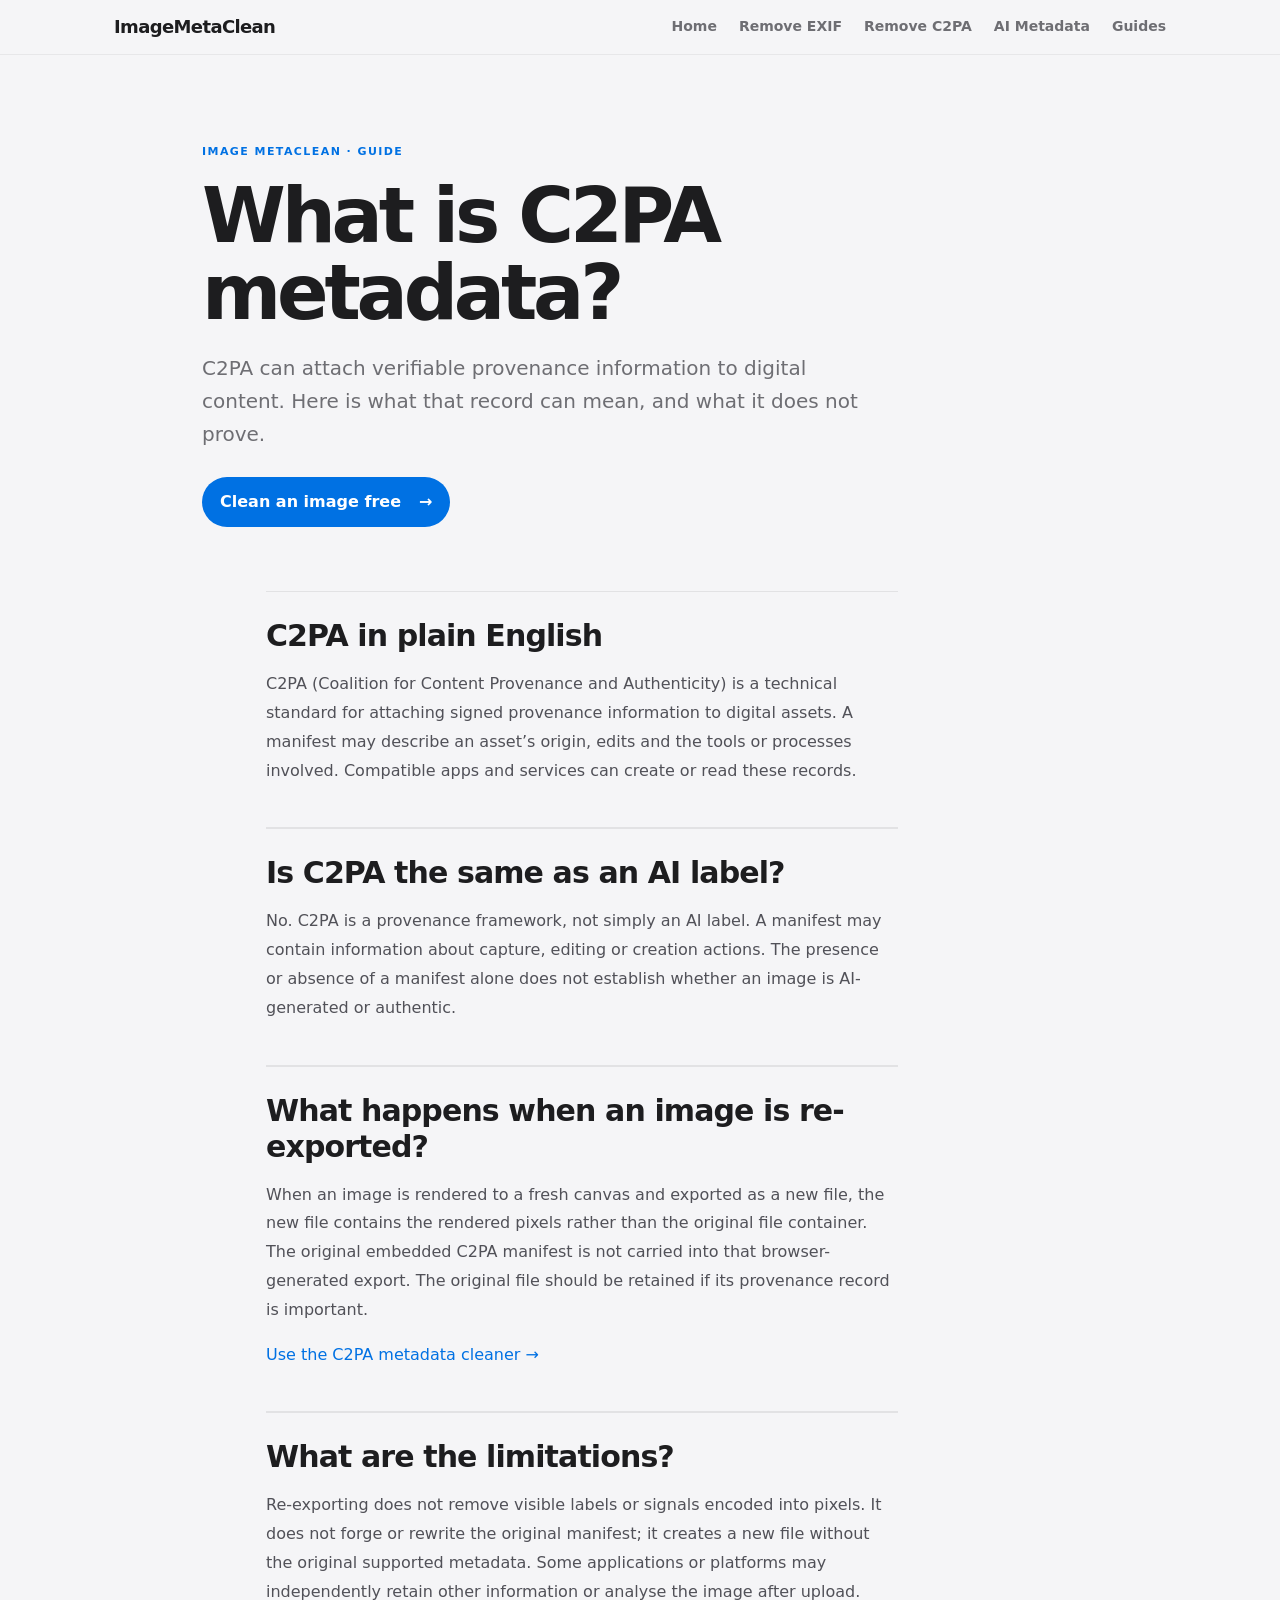
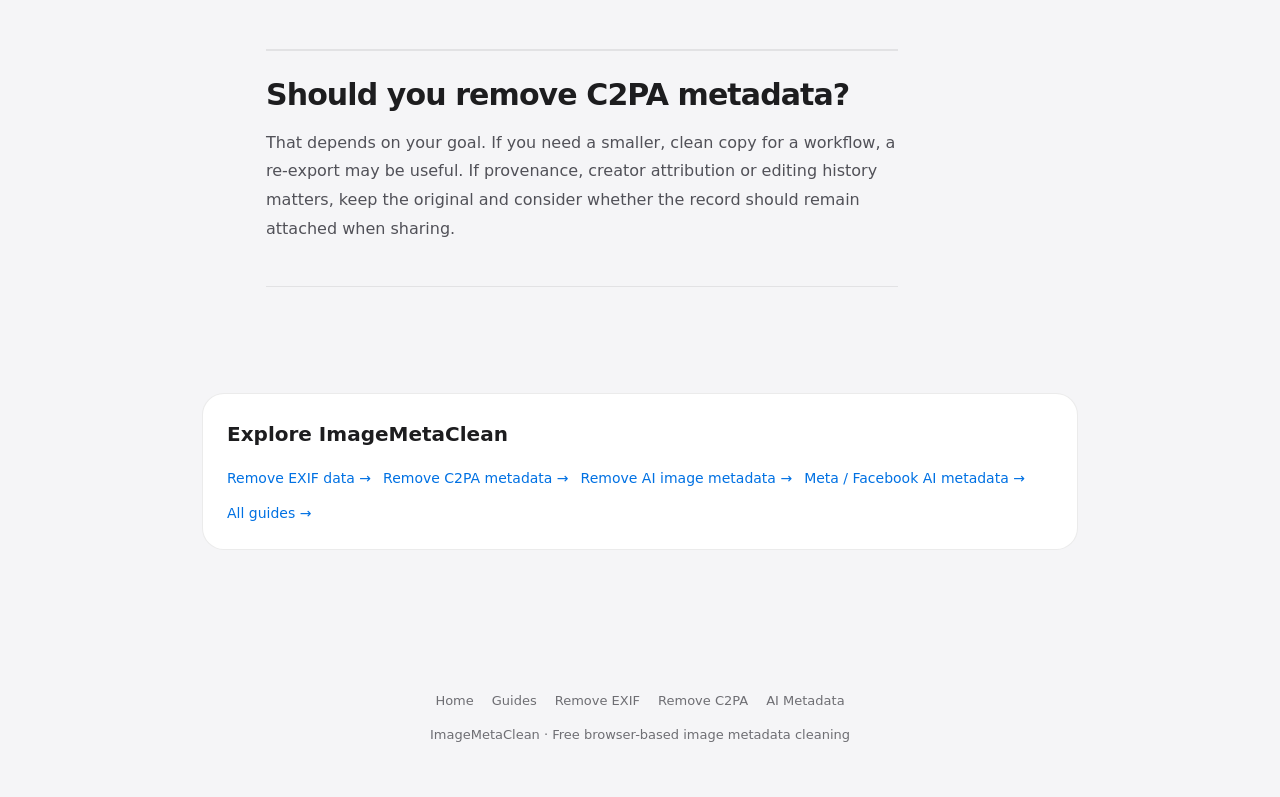
<file: guides/c2pa-metadata-explained/index.html>
<!doctype html>
<html lang="en"><head><meta charset="utf-8"><meta name="viewport" content="width=device-width,initial-scale=1">
<title>What Is C2PA Metadata in Images? | ImageMetaClean</title><meta name="description" content="A practical guide to C2PA content credentials, provenance manifests, image editing history and what happens when an image is re-exported.">
<link rel="canonical" href="https://imagemetaclean.com/guides/c2pa-metadata-explained/"><meta name="robots" content="index,follow,max-image-preview:large">
<meta property="og:type" content="article"><meta property="og:site_name" content="ImageMetaClean"><meta property="og:title" content="What Is C2PA Metadata in Images? | ImageMetaClean"><meta property="og:description" content="A practical guide to C2PA content credentials, provenance manifests, image editing history and what happens when an image is re-exported."><meta property="og:url" content="https://imagemetaclean.com/guides/c2pa-metadata-explained/">
<meta name="twitter:card" content="summary"><meta name="twitter:title" content="What Is C2PA Metadata in Images? | ImageMetaClean"><meta name="twitter:description" content="A practical guide to C2PA content credentials, provenance manifests, image editing history and what happens when an image is re-exported.">
<link rel="stylesheet" href="/styles.css">
<script type="application/ld+json">{"@context":"https://schema.org","@type":"Article","headline":"What Is C2PA Metadata in Images?","description":"A practical guide to C2PA content credentials, provenance manifests, image editing history and what happens when an image is re-exported.","mainEntityOfPage":"https://imagemetaclean.com/guides/c2pa-metadata-explained/","publisher":{"@type":"Organization","name":"ImageMetaClean","url":"https://imagemetaclean.com/"}}</script>
</head><body><header><nav><a class="brand" href="/">ImageMetaClean</a><button class="menu" id="menu" aria-label="Toggle navigation" aria-expanded="false">☰</button><div class="navlinks" id="navlinks"><a href="/">Home</a><a href="/remove-exif-data">Remove EXIF</a><a href="/remove-c2pa-metadata">Remove C2PA</a><a href="/remove-ai-image-metadata">AI Metadata</a><a href="/guides/">Guides</a></div></nav></header>
<main class="guide-main"><div class="guide-kicker">IMAGE METACLEAN · GUIDE</div><h1>What is C2PA metadata?</h1><p class="guide-intro">C2PA can attach verifiable provenance information to digital content. Here is what that record can mean, and what it does not prove.</p><a class="guide-cta" href="/">Clean an image free <span>→</span></a><article class="content guide-content"><section><h2>C2PA in plain English</h2><p>C2PA (Coalition for Content Provenance and Authenticity) is a technical standard for attaching signed provenance information to digital assets. A manifest may describe an asset’s origin, edits and the tools or processes involved. Compatible apps and services can create or read these records.</p></section><section><h2>Is C2PA the same as an AI label?</h2><p>No. C2PA is a provenance framework, not simply an AI label. A manifest may contain information about capture, editing or creation actions. The presence or absence of a manifest alone does not establish whether an image is AI-generated or authentic.</p></section><section><h2>What happens when an image is re-exported?</h2><p>When an image is rendered to a fresh canvas and exported as a new file, the new file contains the rendered pixels rather than the original file container. The original embedded C2PA manifest is not carried into that browser-generated export. The original file should be retained if its provenance record is important.</p><p><a href="/remove-c2pa-metadata">Use the C2PA metadata cleaner →</a></p></section><section><h2>What are the limitations?</h2><p>Re-exporting does not remove visible labels or signals encoded into pixels. It does not forge or rewrite the original manifest; it creates a new file without the original supported metadata. Some applications or platforms may independently retain other information or analyse the image after upload.</p></section><section><h2>Should you remove C2PA metadata?</h2><p>That depends on your goal. If you need a smaller, clean copy for a workflow, a re-export may be useful. If provenance, creator attribution or editing history matters, keep the original and consider whether the record should remain attached when sharing.</p></section></article>
<div class="guide-related"><h2>Explore ImageMetaClean</h2><a href="/remove-exif-data">Remove EXIF data →</a><a href="/remove-c2pa-metadata">Remove C2PA metadata →</a><a href="/remove-ai-image-metadata">Remove AI image metadata →</a><a href="/remove-meta-facebook-ai-metadata">Meta / Facebook AI metadata →</a><a href="/guides/">All guides →</a></div></main>
<footer><div class="footlinks"><a href="/">Home</a><a href="/guides/">Guides</a><a href="/remove-exif-data">Remove EXIF</a><a href="/remove-c2pa-metadata">Remove C2PA</a><a href="/remove-ai-image-metadata">AI Metadata</a></div><p>ImageMetaClean · Free browser-based image metadata cleaning</p></footer><script src="/app.js" defer></script></body></html>
</file>
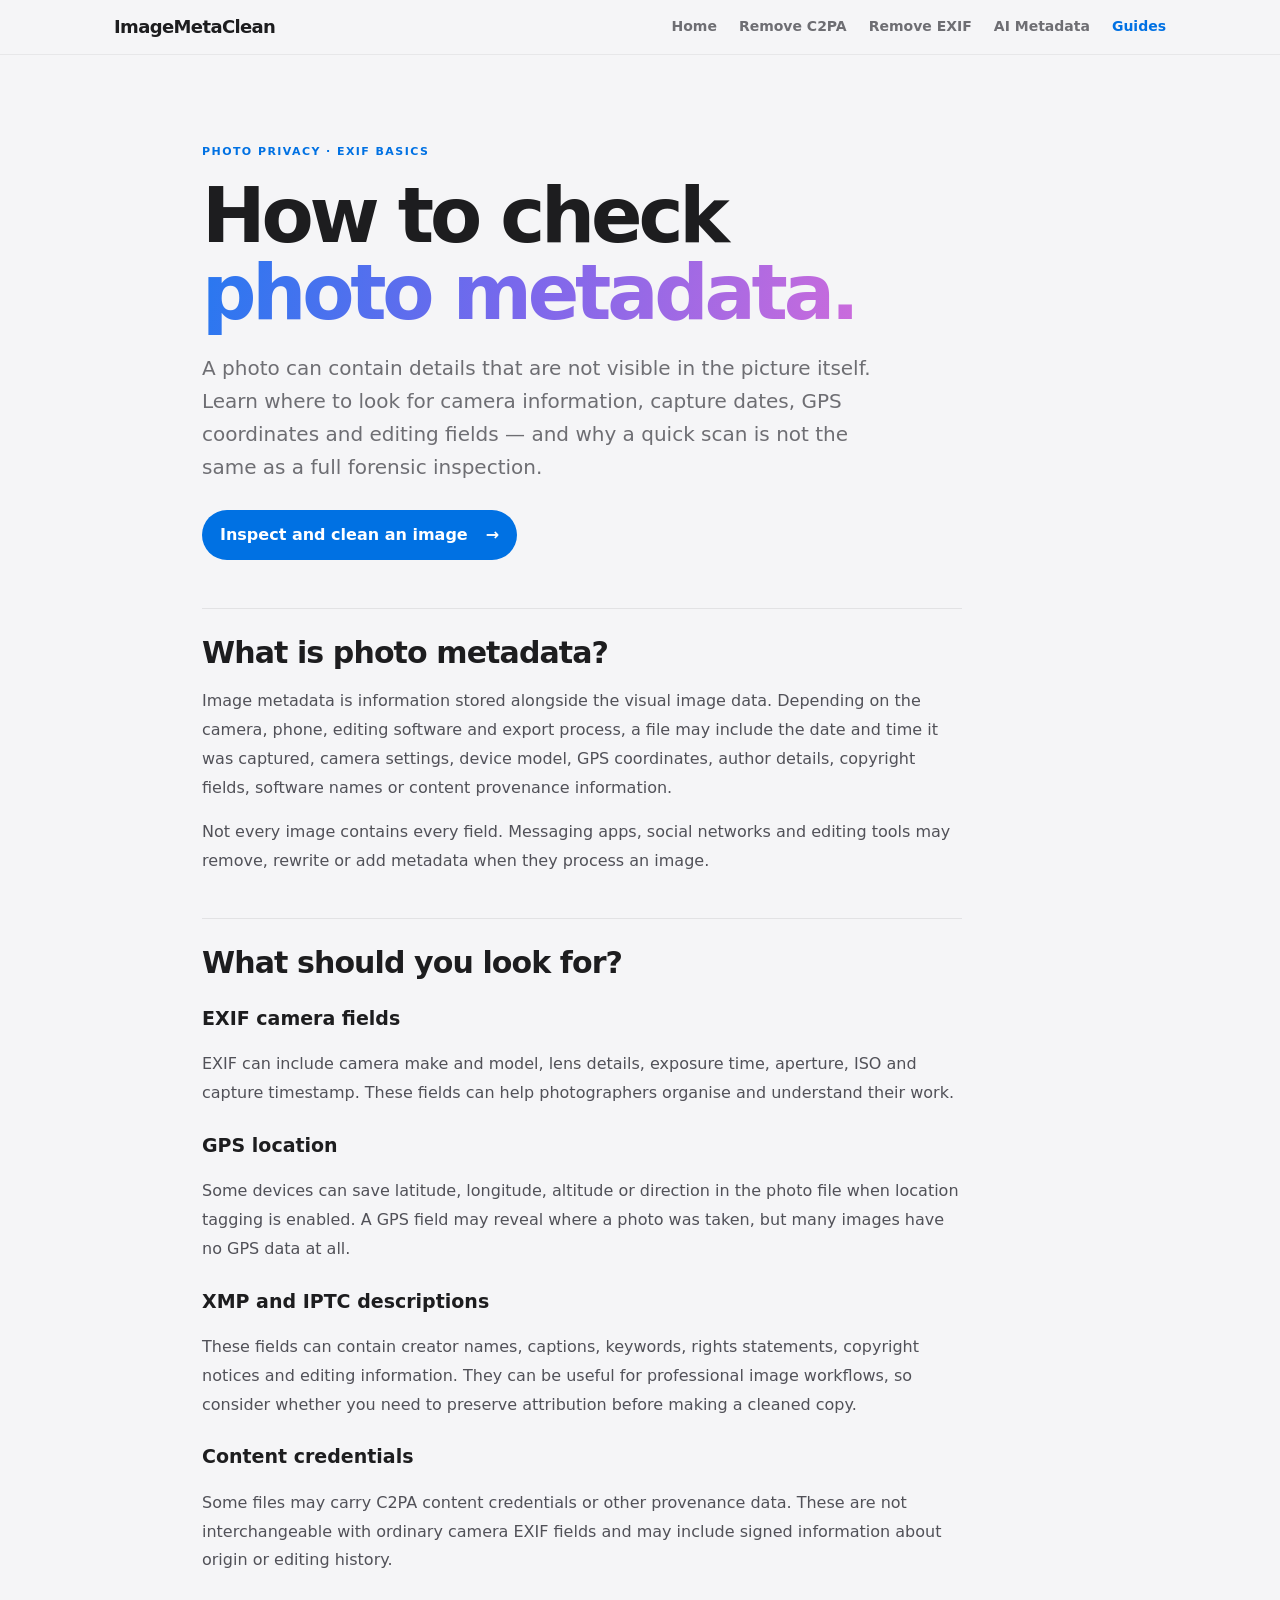
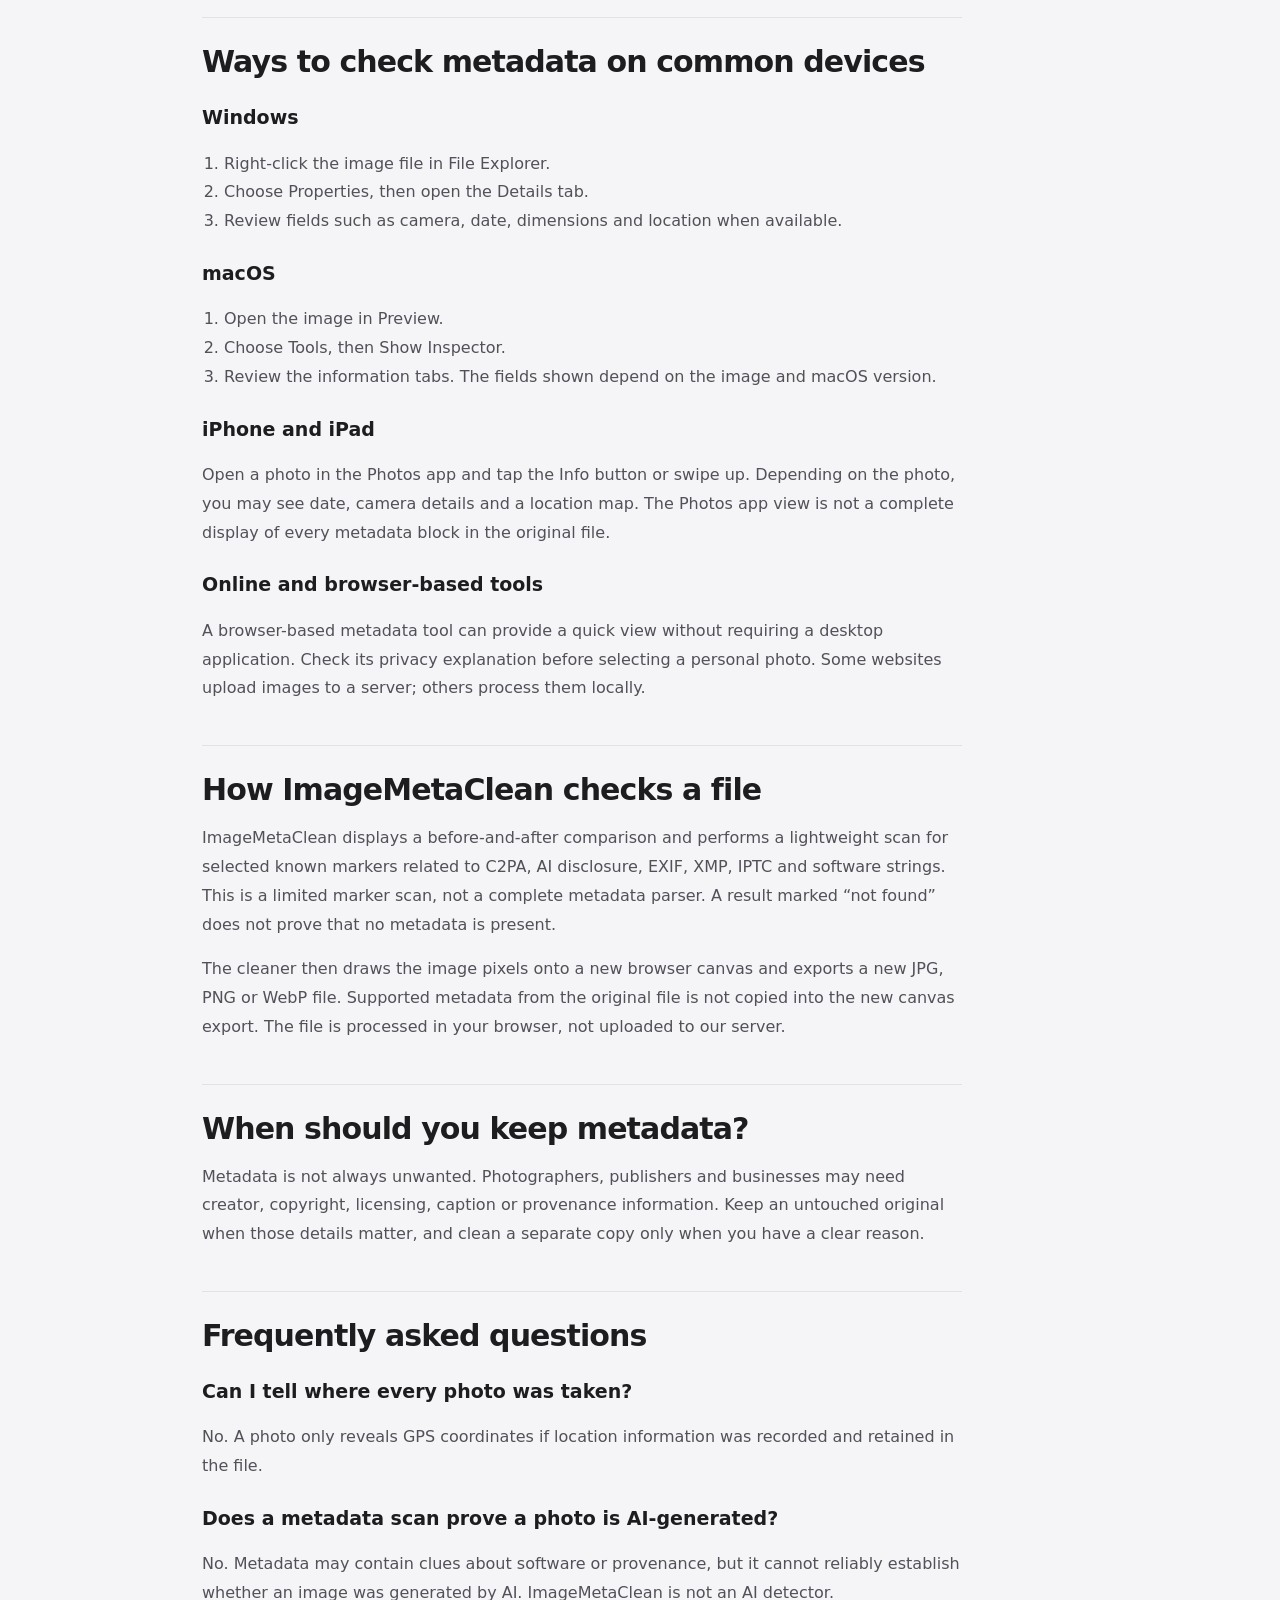
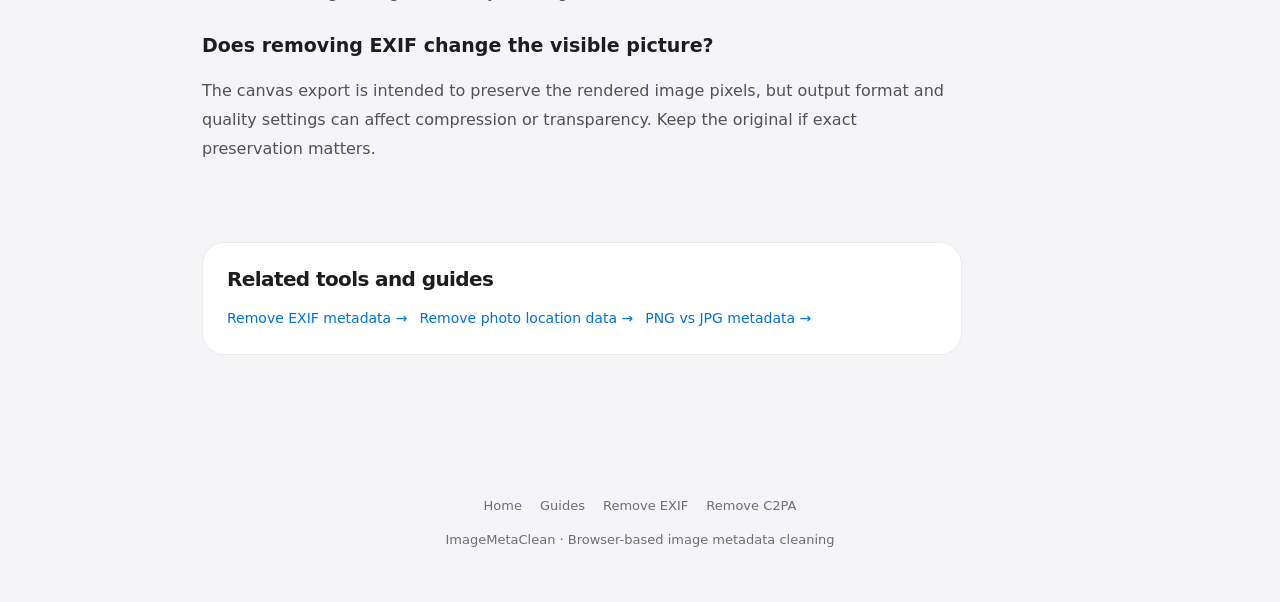
<file: guides/how-to-check-photo-metadata/index.html>
<!doctype html><html lang="en"><head><meta charset="utf-8"><meta name="viewport" content="width=device-width,initial-scale=1"><title>How to Check Photo Metadata: EXIF, GPS & File Details | ImageMetaClean</title><meta name="description" content="Learn how to check photo metadata, understand EXIF and GPS fields, inspect image files on different devices, and read the limits of metadata scans."><link rel="canonical" href="https://imagemetaclean.com/guides/how-to-check-photo-metadata/"><meta name="robots" content="index,follow,max-image-preview:large"><meta property="og:type" content="article"><meta property="og:site_name" content="ImageMetaClean"><meta property="og:title" content="How to Check Photo Metadata: EXIF, GPS & File Details"><meta property="og:description" content="A practical guide to checking image metadata and understanding what an EXIF viewer can and cannot reveal."><meta property="og:url" content="https://imagemetaclean.com/guides/how-to-check-photo-metadata/"><link rel="stylesheet" href="/styles.css"><script type="application/ld+json">{"@context":"https://schema.org","@type":"Article","headline":"How to Check Photo Metadata: EXIF, GPS & File Details","description":"A practical guide to checking image metadata and understanding what an EXIF viewer can and cannot reveal.","mainEntityOfPage":"https://imagemetaclean.com/guides/how-to-check-photo-metadata/","publisher":{"@type":"Organization","name":"ImageMetaClean","url":"https://imagemetaclean.com/"}}</script></head><body><header><nav><a class="brand" href="/">ImageMetaClean</a><button class="menu" id="menu" aria-label="Toggle navigation" aria-expanded="false">☰</button><div class="navlinks" id="navlinks"><a href="/">Home</a><a href="/remove-c2pa-metadata">Remove C2PA</a><a href="/remove-exif-data">Remove EXIF</a><a href="/remove-ai-image-metadata">AI Metadata</a><a href="/guides/" aria-current="page">Guides</a></div></nav></header><main class="guide-main"><div class="guide-kicker">PHOTO PRIVACY · EXIF BASICS</div><h1>How to check<br><em>photo metadata.</em></h1><p class="guide-intro">A photo can contain details that are not visible in the picture itself. Learn where to look for camera information, capture dates, GPS coordinates and editing fields — and why a quick scan is not the same as a full forensic inspection.</p><a class="guide-cta" href="/">Inspect and clean an image <span>→</span></a><article class="guide-content"><section><h2>What is photo metadata?</h2><p>Image metadata is information stored alongside the visual image data. Depending on the camera, phone, editing software and export process, a file may include the date and time it was captured, camera settings, device model, GPS coordinates, author details, copyright fields, software names or content provenance information.</p><p>Not every image contains every field. Messaging apps, social networks and editing tools may remove, rewrite or add metadata when they process an image.</p></section><section><h2>What should you look for?</h2><h3>EXIF camera fields</h3><p>EXIF can include camera make and model, lens details, exposure time, aperture, ISO and capture timestamp. These fields can help photographers organise and understand their work.</p><h3>GPS location</h3><p>Some devices can save latitude, longitude, altitude or direction in the photo file when location tagging is enabled. A GPS field may reveal where a photo was taken, but many images have no GPS data at all.</p><h3>XMP and IPTC descriptions</h3><p>These fields can contain creator names, captions, keywords, rights statements, copyright notices and editing information. They can be useful for professional image workflows, so consider whether you need to preserve attribution before making a cleaned copy.</p><h3>Content credentials</h3><p>Some files may carry C2PA content credentials or other provenance data. These are not interchangeable with ordinary camera EXIF fields and may include signed information about origin or editing history.</p></section><section><h2>Ways to check metadata on common devices</h2><h3>Windows</h3><ol><li>Right-click the image file in File Explorer.</li><li>Choose Properties, then open the Details tab.</li><li>Review fields such as camera, date, dimensions and location when available.</li></ol><h3>macOS</h3><ol><li>Open the image in Preview.</li><li>Choose Tools, then Show Inspector.</li><li>Review the information tabs. The fields shown depend on the image and macOS version.</li></ol><h3>iPhone and iPad</h3><p>Open a photo in the Photos app and tap the Info button or swipe up. Depending on the photo, you may see date, camera details and a location map. The Photos app view is not a complete display of every metadata block in the original file.</p><h3>Online and browser-based tools</h3><p>A browser-based metadata tool can provide a quick view without requiring a desktop application. Check its privacy explanation before selecting a personal photo. Some websites upload images to a server; others process them locally.</p></section><section><h2>How ImageMetaClean checks a file</h2><p>ImageMetaClean displays a before-and-after comparison and performs a lightweight scan for selected known markers related to C2PA, AI disclosure, EXIF, XMP, IPTC and software strings. This is a limited marker scan, not a complete metadata parser. A result marked “not found” does not prove that no metadata is present.</p><p>The cleaner then draws the image pixels onto a new browser canvas and exports a new JPG, PNG or WebP file. Supported metadata from the original file is not copied into the new canvas export. The file is processed in your browser, not uploaded to our server.</p></section><section><h2>When should you keep metadata?</h2><p>Metadata is not always unwanted. Photographers, publishers and businesses may need creator, copyright, licensing, caption or provenance information. Keep an untouched original when those details matter, and clean a separate copy only when you have a clear reason.</p></section><section><h2>Frequently asked questions</h2><h3>Can I tell where every photo was taken?</h3><p>No. A photo only reveals GPS coordinates if location information was recorded and retained in the file.</p><h3>Does a metadata scan prove a photo is AI-generated?</h3><p>No. Metadata may contain clues about software or provenance, but it cannot reliably establish whether an image was generated by AI. ImageMetaClean is not an AI detector.</p><h3>Does removing EXIF change the visible picture?</h3><p>The canvas export is intended to preserve the rendered image pixels, but output format and quality settings can affect compression or transparency. Keep the original if exact preservation matters.</p></section><div class="guide-related"><h2>Related tools and guides</h2><a href="/remove-exif-data">Remove EXIF metadata →</a><a href="/guides/remove-photo-location-metadata/">Remove photo location data →</a><a href="/guides/png-vs-jpg-metadata/">PNG vs JPG metadata →</a></div></article></main><footer><div class="footlinks"><a href="/">Home</a><a href="/guides/">Guides</a><a href="/remove-exif-data">Remove EXIF</a><a href="/remove-c2pa-metadata">Remove C2PA</a></div><p>ImageMetaClean · Browser-based image metadata cleaning</p></footer><script src="/app.js" defer></script></body></html>
</file>
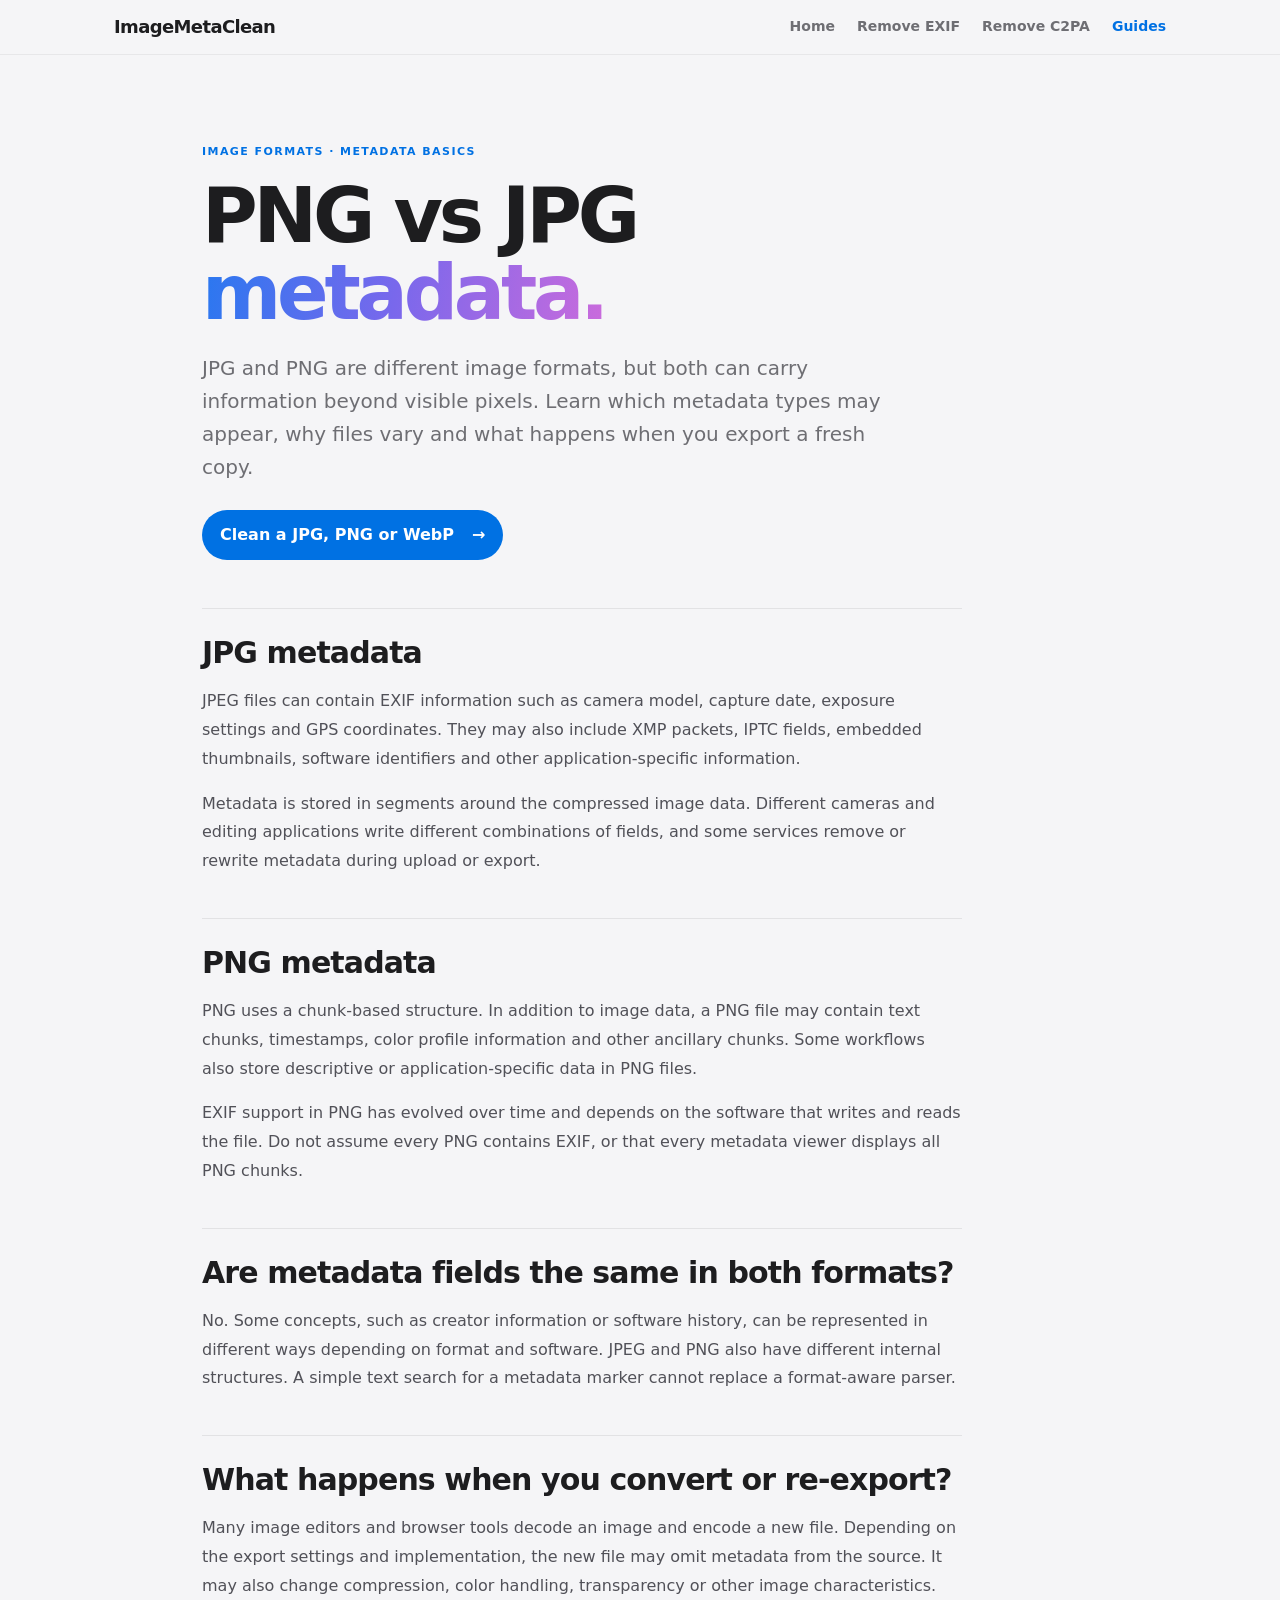
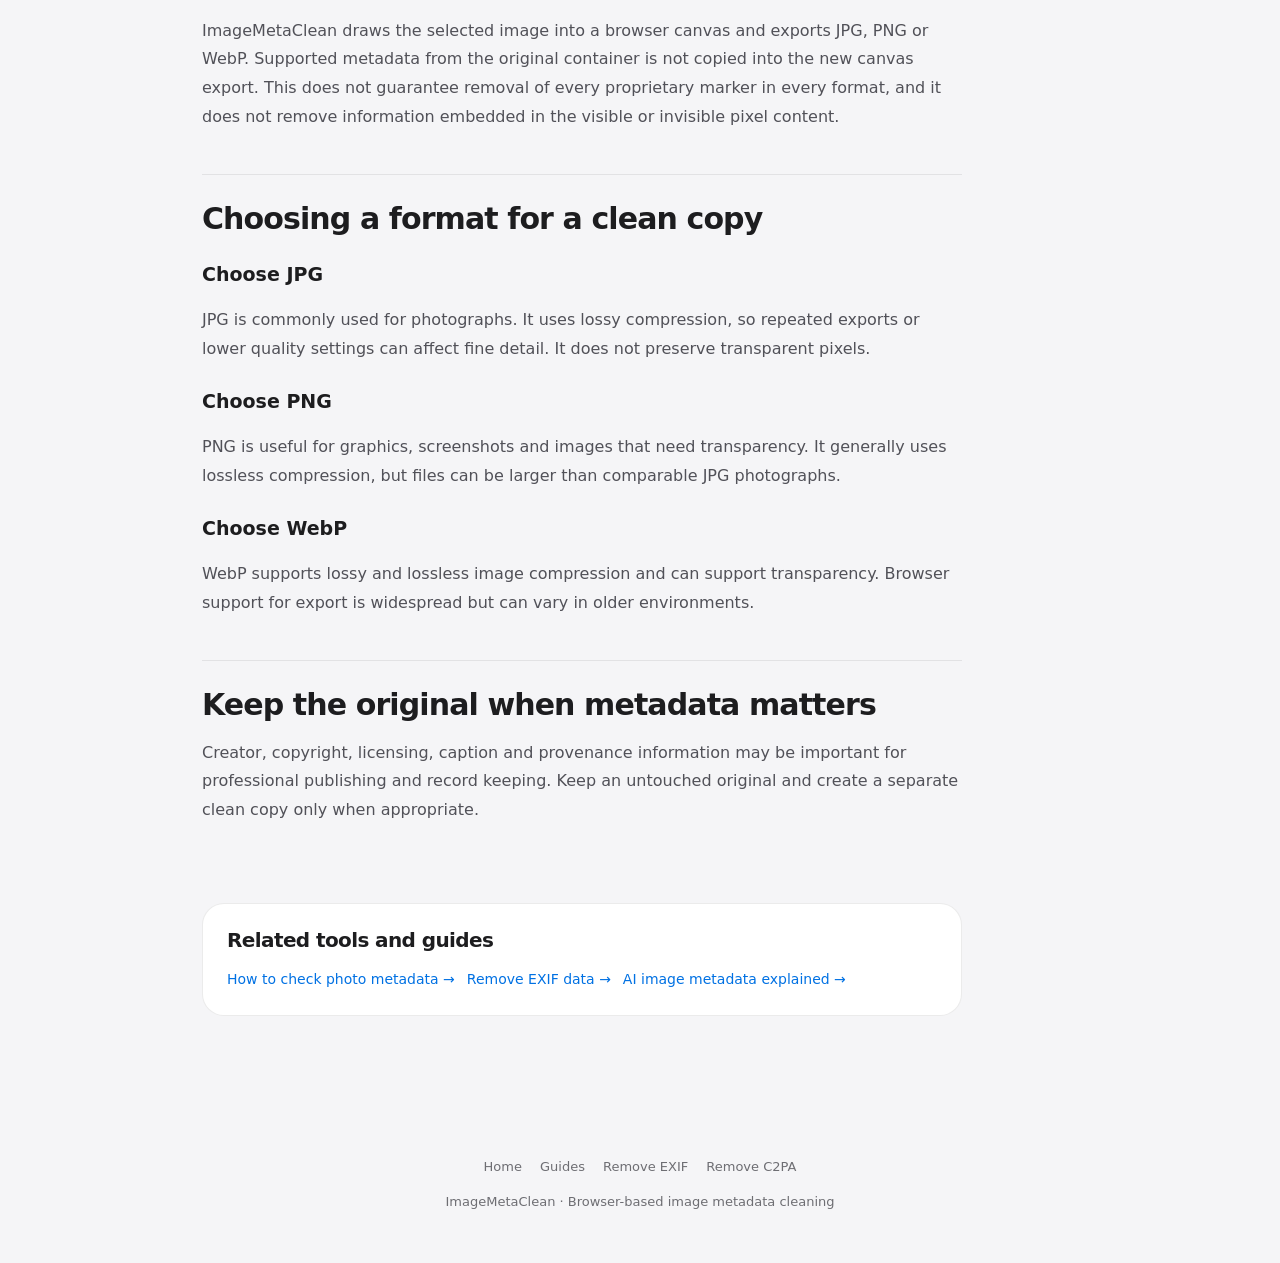
<file: guides/png-vs-jpg-metadata/index.html>
<!doctype html><html lang="en"><head><meta charset="utf-8"><meta name="viewport" content="width=device-width,initial-scale=1"><title>PNG vs JPG Metadata: What Is Stored in Image Files? | ImageMetaClean</title><meta name="description" content="Understand metadata in PNG and JPG files, including EXIF, XMP, IPTC and format-specific chunks. Learn what a fresh browser export can and cannot remove."><link rel="canonical" href="https://imagemetaclean.com/guides/png-vs-jpg-metadata/"><meta name="robots" content="index,follow,max-image-preview:large"><meta property="og:type" content="article"><meta property="og:site_name" content="ImageMetaClean"><meta property="og:title" content="PNG vs JPG Metadata: What Is Stored in Image Files?"><meta property="og:description" content="Understand metadata in PNG and JPG files and the limits of metadata cleaning."><meta property="og:url" content="https://imagemetaclean.com/guides/png-vs-jpg-metadata/"><link rel="stylesheet" href="/styles.css"><script type="application/ld+json">{"@context":"https://schema.org","@type":"Article","headline":"PNG vs JPG Metadata: What Is Stored in Image Files?","description":"Understand metadata in PNG and JPG files and the limits of metadata cleaning.","mainEntityOfPage":"https://imagemetaclean.com/guides/png-vs-jpg-metadata/","publisher":{"@type":"Organization","name":"ImageMetaClean","url":"https://imagemetaclean.com/"}}</script></head><body><header><nav><a class="brand" href="/">ImageMetaClean</a><button class="menu" id="menu" aria-label="Toggle navigation" aria-expanded="false">☰</button><div class="navlinks" id="navlinks"><a href="/">Home</a><a href="/remove-exif-data">Remove EXIF</a><a href="/remove-c2pa-metadata">Remove C2PA</a><a href="/guides/" aria-current="page">Guides</a></div></nav></header><main class="guide-main"><div class="guide-kicker">IMAGE FORMATS · METADATA BASICS</div><h1>PNG vs JPG<br><em>metadata.</em></h1><p class="guide-intro">JPG and PNG are different image formats, but both can carry information beyond visible pixels. Learn which metadata types may appear, why files vary and what happens when you export a fresh copy.</p><a class="guide-cta" href="/">Clean a JPG, PNG or WebP <span>→</span></a><article class="guide-content"><section><h2>JPG metadata</h2><p>JPEG files can contain EXIF information such as camera model, capture date, exposure settings and GPS coordinates. They may also include XMP packets, IPTC fields, embedded thumbnails, software identifiers and other application-specific information.</p><p>Metadata is stored in segments around the compressed image data. Different cameras and editing applications write different combinations of fields, and some services remove or rewrite metadata during upload or export.</p></section><section><h2>PNG metadata</h2><p>PNG uses a chunk-based structure. In addition to image data, a PNG file may contain text chunks, timestamps, color profile information and other ancillary chunks. Some workflows also store descriptive or application-specific data in PNG files.</p><p>EXIF support in PNG has evolved over time and depends on the software that writes and reads the file. Do not assume every PNG contains EXIF, or that every metadata viewer displays all PNG chunks.</p></section><section><h2>Are metadata fields the same in both formats?</h2><p>No. Some concepts, such as creator information or software history, can be represented in different ways depending on format and software. JPEG and PNG also have different internal structures. A simple text search for a metadata marker cannot replace a format-aware parser.</p></section><section><h2>What happens when you convert or re-export?</h2><p>Many image editors and browser tools decode an image and encode a new file. Depending on the export settings and implementation, the new file may omit metadata from the source. It may also change compression, color handling, transparency or other image characteristics.</p><p>ImageMetaClean draws the selected image into a browser canvas and exports JPG, PNG or WebP. Supported metadata from the original container is not copied into the new canvas export. This does not guarantee removal of every proprietary marker in every format, and it does not remove information embedded in the visible or invisible pixel content.</p></section><section><h2>Choosing a format for a clean copy</h2><h3>Choose JPG</h3><p>JPG is commonly used for photographs. It uses lossy compression, so repeated exports or lower quality settings can affect fine detail. It does not preserve transparent pixels.</p><h3>Choose PNG</h3><p>PNG is useful for graphics, screenshots and images that need transparency. It generally uses lossless compression, but files can be larger than comparable JPG photographs.</p><h3>Choose WebP</h3><p>WebP supports lossy and lossless image compression and can support transparency. Browser support for export is widespread but can vary in older environments.</p></section><section><h2>Keep the original when metadata matters</h2><p>Creator, copyright, licensing, caption and provenance information may be important for professional publishing and record keeping. Keep an untouched original and create a separate clean copy only when appropriate.</p></section><div class="guide-related"><h2>Related tools and guides</h2><a href="/guides/how-to-check-photo-metadata/">How to check photo metadata →</a><a href="/remove-exif-data">Remove EXIF data →</a><a href="/guides/ai-image-metadata-explained/">AI image metadata explained →</a></div></article></main><footer><div class="footlinks"><a href="/">Home</a><a href="/guides/">Guides</a><a href="/remove-exif-data">Remove EXIF</a><a href="/remove-c2pa-metadata">Remove C2PA</a></div><p>ImageMetaClean · Browser-based image metadata cleaning</p></footer><script src="/app.js" defer></script></body></html>
</file>
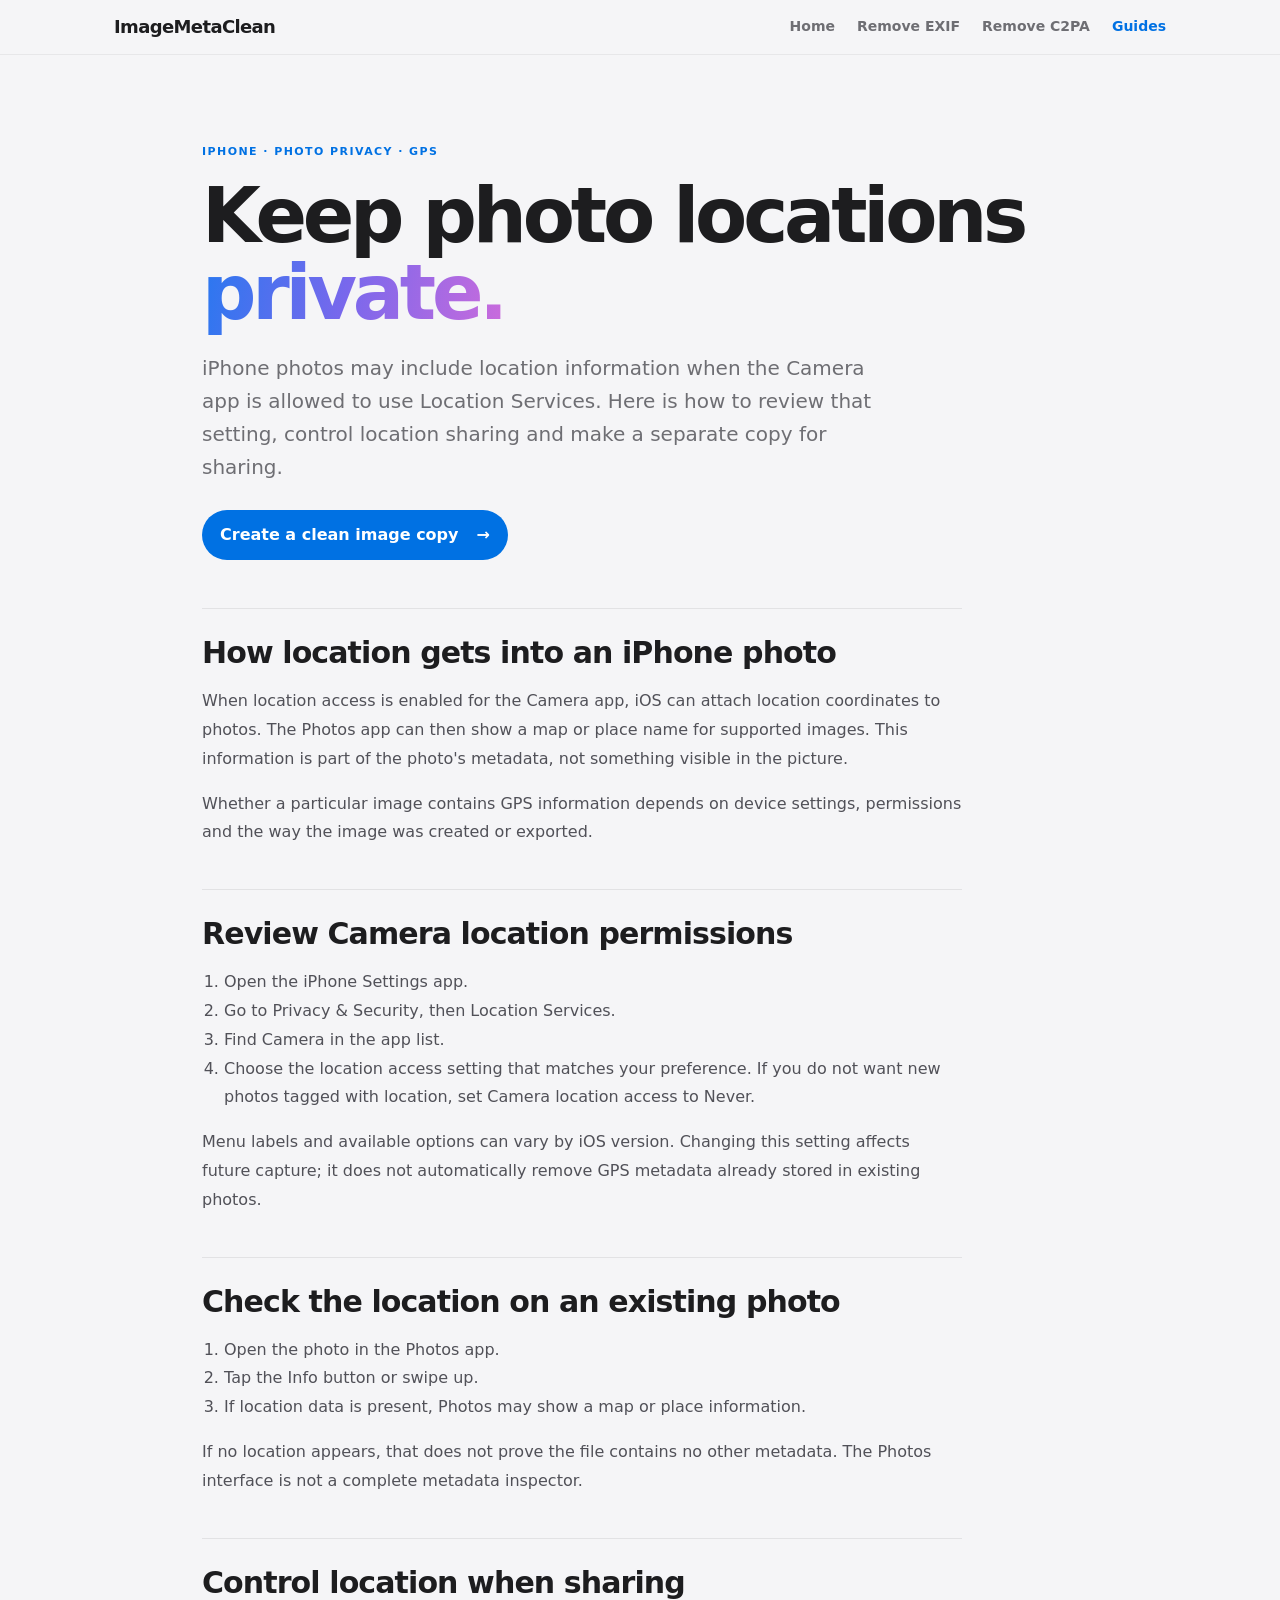
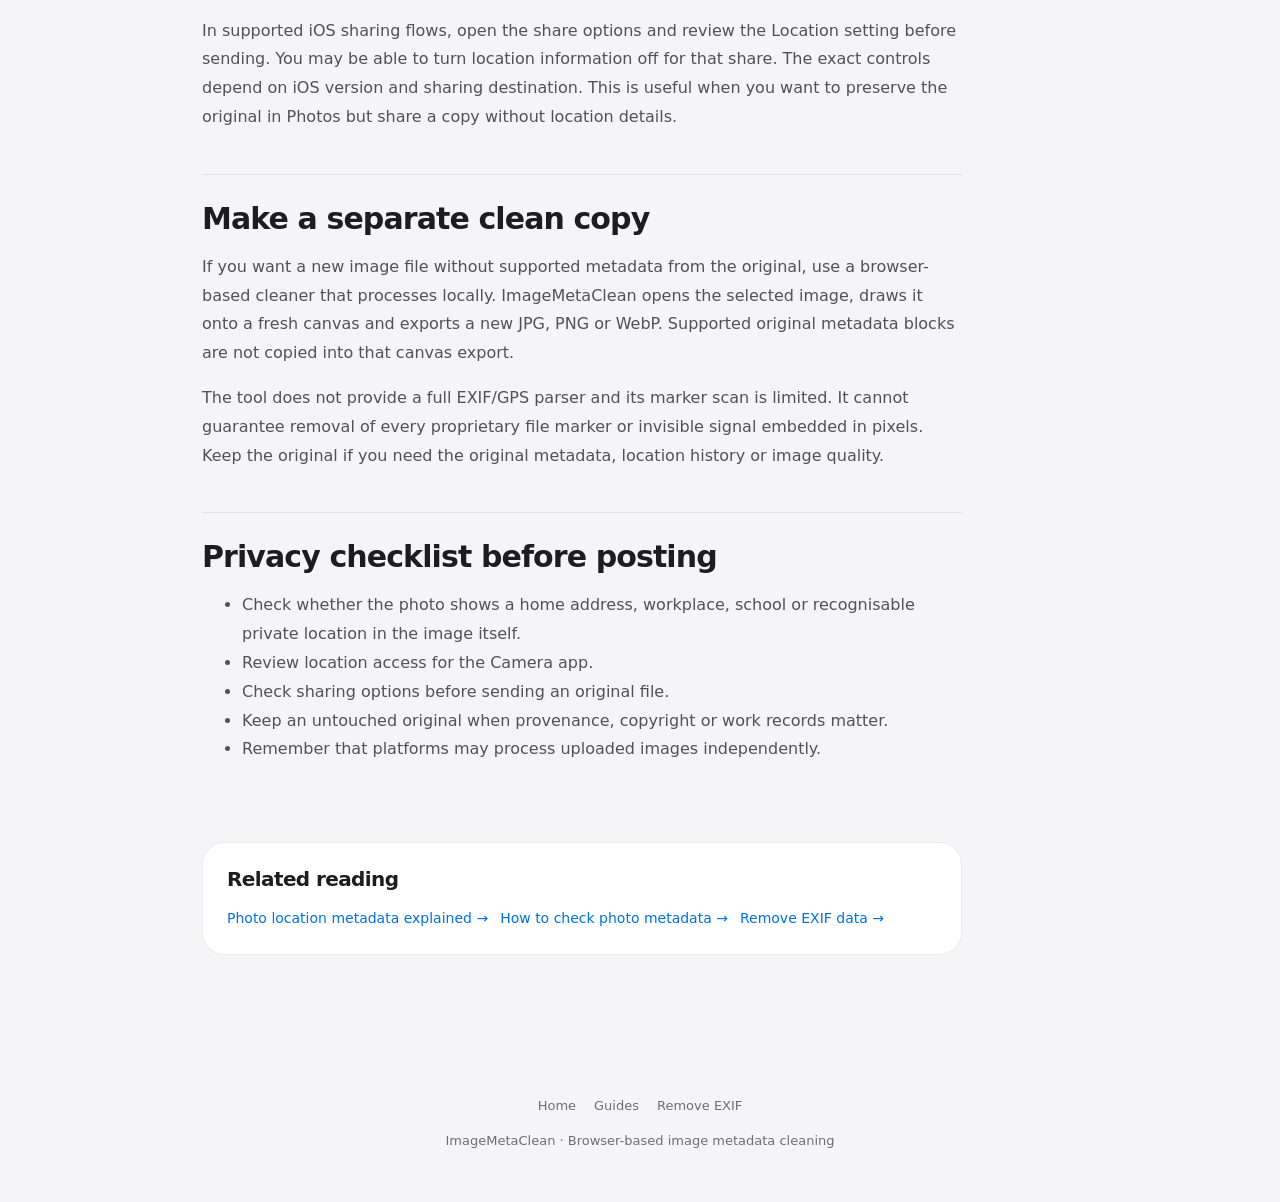
<file: guides/remove-location-data-iphone-photos/index.html>
<!doctype html><html lang="en"><head><meta charset="utf-8"><meta name="viewport" content="width=device-width,initial-scale=1"><title>How to Remove Location Data from iPhone Photos | ImageMetaClean</title><meta name="description" content="Learn how iPhone photo location tagging works, how to review location access and sharing options, and how to create a separate image copy without supported file metadata."><link rel="canonical" href="https://imagemetaclean.com/guides/remove-location-data-iphone-photos/"><meta name="robots" content="index,follow,max-image-preview:large"><meta property="og:type" content="article"><meta property="og:site_name" content="ImageMetaClean"><meta property="og:title" content="How to Remove Location Data from iPhone Photos"><meta property="og:description" content="Review iPhone photo location privacy and understand how metadata removal works."><meta property="og:url" content="https://imagemetaclean.com/guides/remove-location-data-iphone-photos/"><link rel="stylesheet" href="/styles.css"><script type="application/ld+json">{"@context":"https://schema.org","@type":"Article","headline":"How to Remove Location Data from iPhone Photos","description":"Review iPhone photo location privacy and understand how metadata removal works.","mainEntityOfPage":"https://imagemetaclean.com/guides/remove-location-data-iphone-photos/","publisher":{"@type":"Organization","name":"ImageMetaClean","url":"https://imagemetaclean.com/"}}</script></head><body><header><nav><a class="brand" href="/">ImageMetaClean</a><button class="menu" id="menu" aria-label="Toggle navigation" aria-expanded="false">☰</button><div class="navlinks" id="navlinks"><a href="/">Home</a><a href="/remove-exif-data">Remove EXIF</a><a href="/remove-c2pa-metadata">Remove C2PA</a><a href="/guides/" aria-current="page">Guides</a></div></nav></header><main class="guide-main"><div class="guide-kicker">IPHONE · PHOTO PRIVACY · GPS</div><h1>Keep photo locations<br><em>private.</em></h1><p class="guide-intro">iPhone photos may include location information when the Camera app is allowed to use Location Services. Here is how to review that setting, control location sharing and make a separate copy for sharing.</p><a class="guide-cta" href="/">Create a clean image copy <span>→</span></a><article class="guide-content"><section><h2>How location gets into an iPhone photo</h2><p>When location access is enabled for the Camera app, iOS can attach location coordinates to photos. The Photos app can then show a map or place name for supported images. This information is part of the photo's metadata, not something visible in the picture.</p><p>Whether a particular image contains GPS information depends on device settings, permissions and the way the image was created or exported.</p></section><section><h2>Review Camera location permissions</h2><ol><li>Open the iPhone Settings app.</li><li>Go to Privacy &amp; Security, then Location Services.</li><li>Find Camera in the app list.</li><li>Choose the location access setting that matches your preference. If you do not want new photos tagged with location, set Camera location access to Never.</li></ol><p>Menu labels and available options can vary by iOS version. Changing this setting affects future capture; it does not automatically remove GPS metadata already stored in existing photos.</p></section><section><h2>Check the location on an existing photo</h2><ol><li>Open the photo in the Photos app.</li><li>Tap the Info button or swipe up.</li><li>If location data is present, Photos may show a map or place information.</li></ol><p>If no location appears, that does not prove the file contains no other metadata. The Photos interface is not a complete metadata inspector.</p></section><section><h2>Control location when sharing</h2><p>In supported iOS sharing flows, open the share options and review the Location setting before sending. You may be able to turn location information off for that share. The exact controls depend on iOS version and sharing destination. This is useful when you want to preserve the original in Photos but share a copy without location details.</p></section><section><h2>Make a separate clean copy</h2><p>If you want a new image file without supported metadata from the original, use a browser-based cleaner that processes locally. ImageMetaClean opens the selected image, draws it onto a fresh canvas and exports a new JPG, PNG or WebP. Supported original metadata blocks are not copied into that canvas export.</p><p>The tool does not provide a full EXIF/GPS parser and its marker scan is limited. It cannot guarantee removal of every proprietary file marker or invisible signal embedded in pixels. Keep the original if you need the original metadata, location history or image quality.</p></section><section><h2>Privacy checklist before posting</h2><ul><li>Check whether the photo shows a home address, workplace, school or recognisable private location in the image itself.</li><li>Review location access for the Camera app.</li><li>Check sharing options before sending an original file.</li><li>Keep an untouched original when provenance, copyright or work records matter.</li><li>Remember that platforms may process uploaded images independently.</li></ul></section><div class="guide-related"><h2>Related reading</h2><a href="/guides/remove-photo-location-metadata/">Photo location metadata explained →</a><a href="/guides/how-to-check-photo-metadata/">How to check photo metadata →</a><a href="/remove-exif-data">Remove EXIF data →</a></div></article></main><footer><div class="footlinks"><a href="/">Home</a><a href="/guides/">Guides</a><a href="/remove-exif-data">Remove EXIF</a></div><p>ImageMetaClean · Browser-based image metadata cleaning</p></footer><script src="/app.js" defer></script></body></html>
</file>
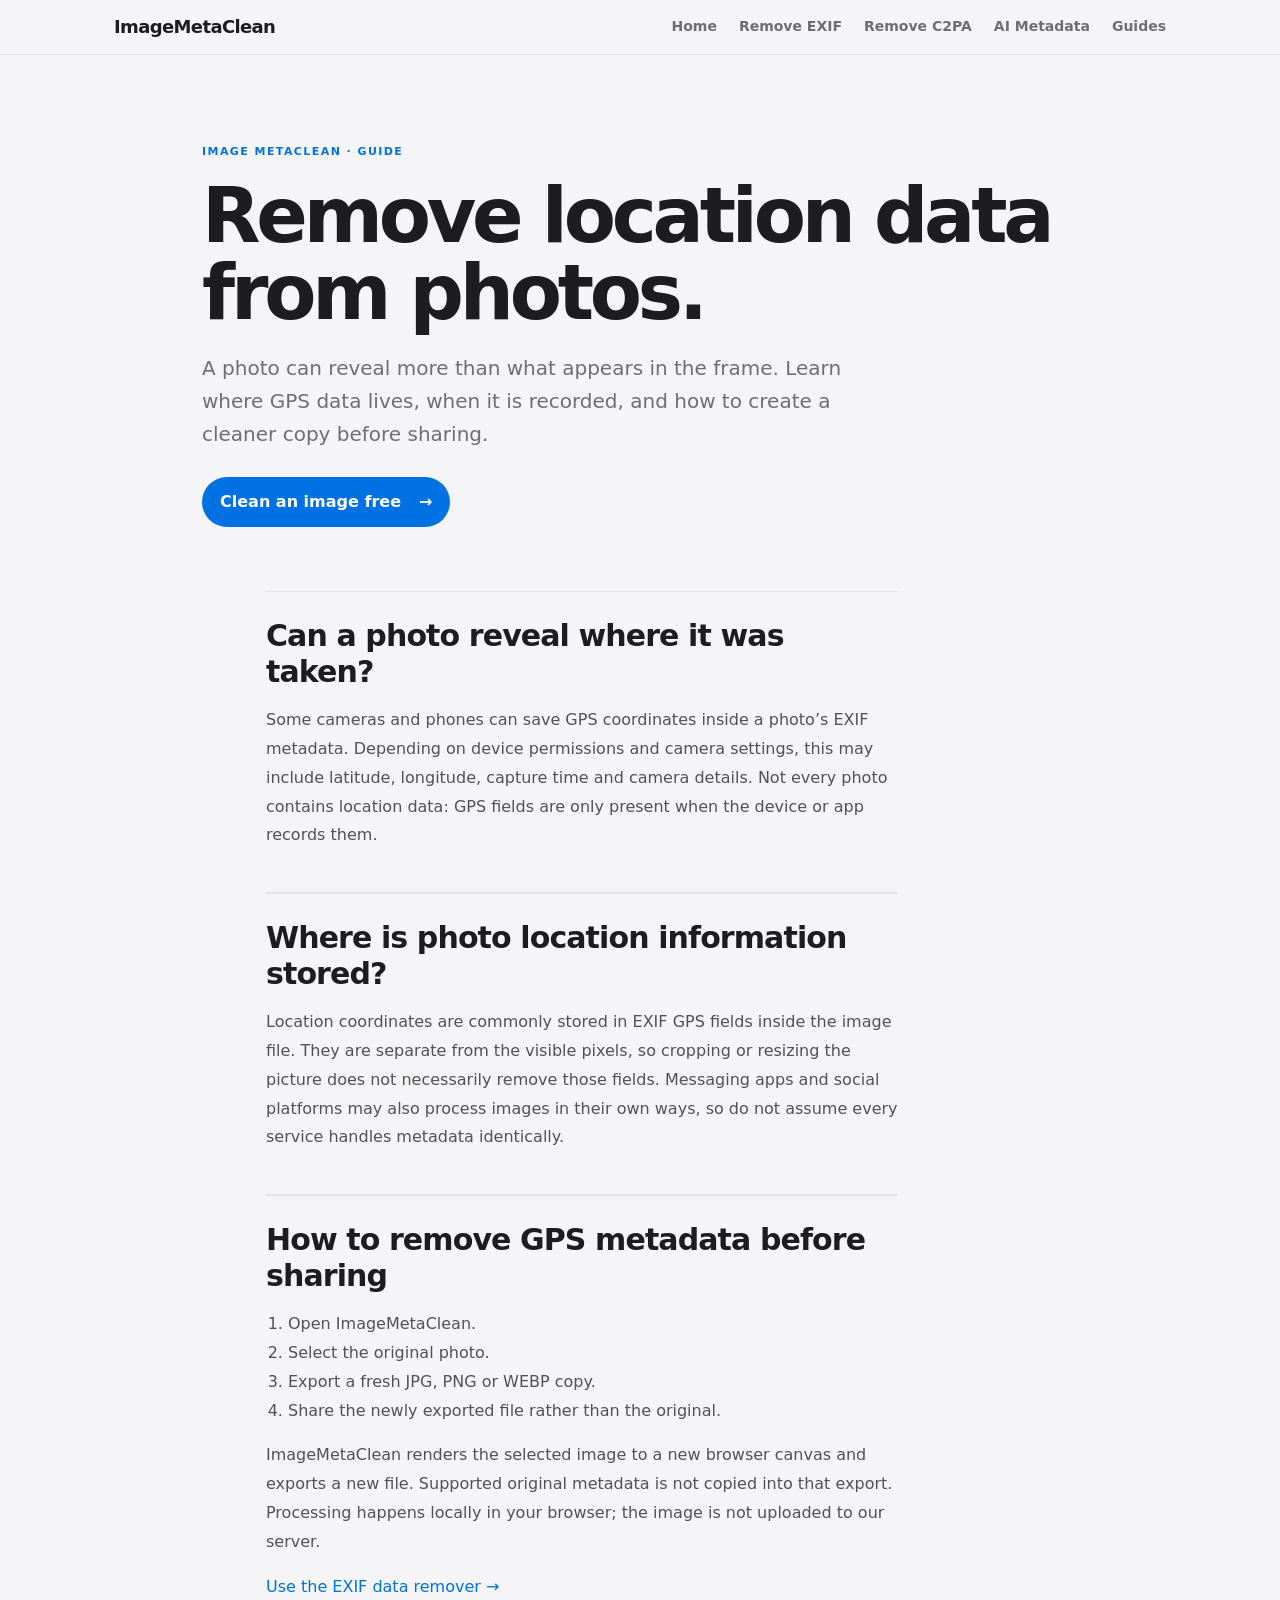
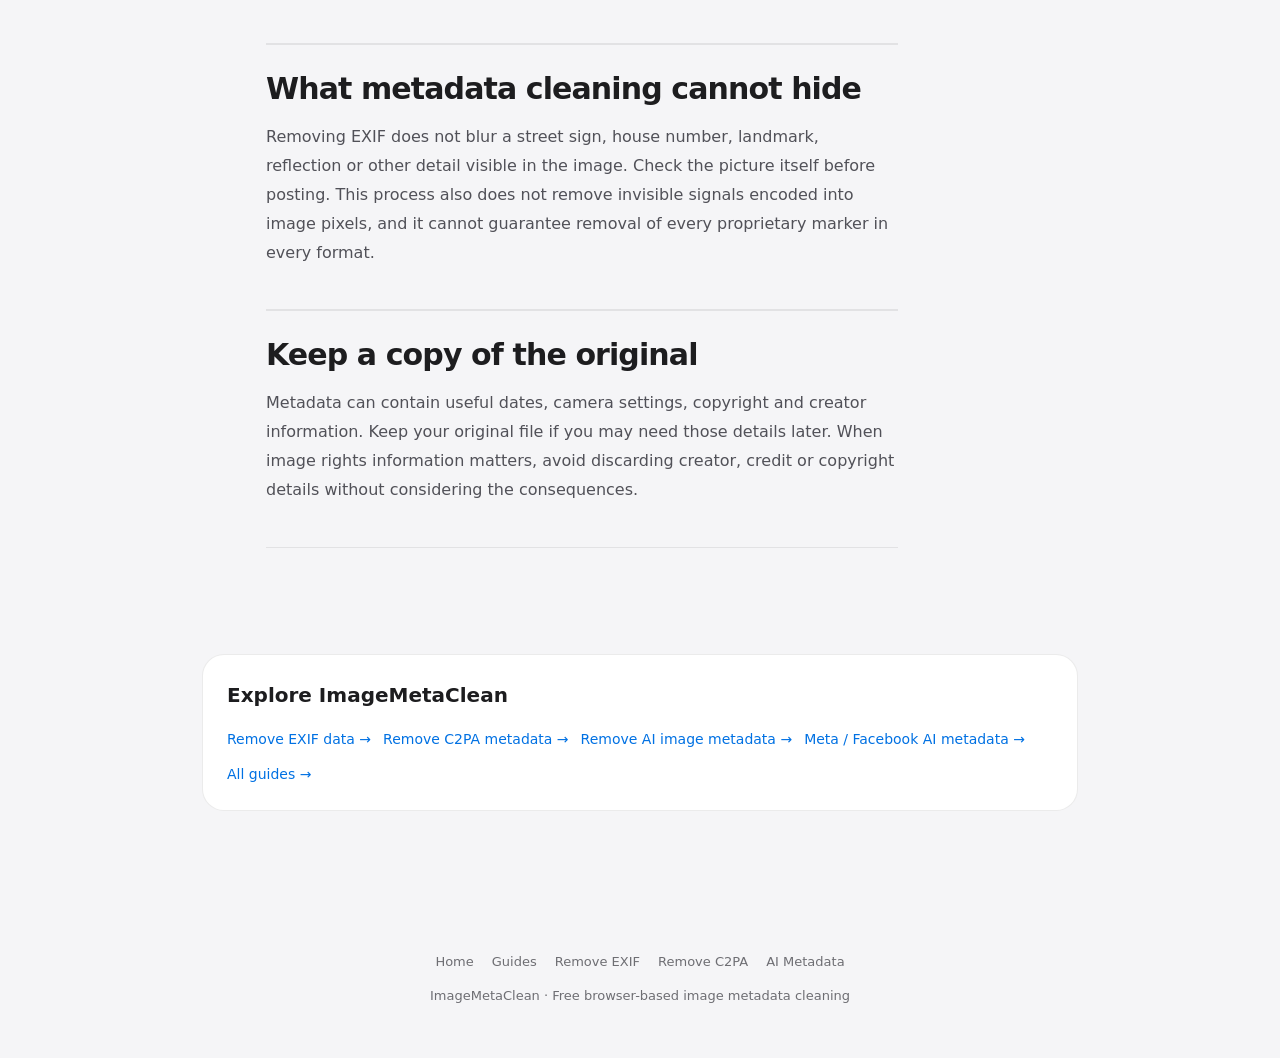
<file: guides/remove-photo-location-metadata/index.html>
<!doctype html>
<html lang="en"><head><meta charset="utf-8"><meta name="viewport" content="width=device-width,initial-scale=1">
<title>How to Remove Location Data from Photos | ImageMetaClean</title><meta name="description" content="Learn how photo EXIF metadata can contain GPS coordinates and how to create a fresh image copy without supported original metadata.">
<link rel="canonical" href="https://imagemetaclean.com/guides/remove-photo-location-metadata/"><meta name="robots" content="index,follow,max-image-preview:large">
<meta property="og:type" content="article"><meta property="og:site_name" content="ImageMetaClean"><meta property="og:title" content="How to Remove Location Data from Photos | ImageMetaClean"><meta property="og:description" content="Learn how photo EXIF metadata can contain GPS coordinates and how to create a fresh image copy without supported original metadata."><meta property="og:url" content="https://imagemetaclean.com/guides/remove-photo-location-metadata/">
<meta name="twitter:card" content="summary"><meta name="twitter:title" content="How to Remove Location Data from Photos | ImageMetaClean"><meta name="twitter:description" content="Learn how photo EXIF metadata can contain GPS coordinates and how to create a fresh image copy without supported original metadata.">
<link rel="stylesheet" href="/styles.css">
<script type="application/ld+json">{"@context":"https://schema.org","@type":"Article","headline":"How to Remove Location Data from Photos","description":"Learn how photo EXIF metadata can contain GPS coordinates and how to create a fresh image copy without supported original metadata.","mainEntityOfPage":"https://imagemetaclean.com/guides/remove-photo-location-metadata/","publisher":{"@type":"Organization","name":"ImageMetaClean","url":"https://imagemetaclean.com/"}}</script>
</head><body><header><nav><a class="brand" href="/">ImageMetaClean</a><button class="menu" id="menu" aria-label="Toggle navigation" aria-expanded="false">☰</button><div class="navlinks" id="navlinks"><a href="/">Home</a><a href="/remove-exif-data">Remove EXIF</a><a href="/remove-c2pa-metadata">Remove C2PA</a><a href="/remove-ai-image-metadata">AI Metadata</a><a href="/guides/">Guides</a></div></nav></header>
<main class="guide-main"><div class="guide-kicker">IMAGE METACLEAN · GUIDE</div><h1>Remove location data from photos.</h1><p class="guide-intro">A photo can reveal more than what appears in the frame. Learn where GPS data lives, when it is recorded, and how to create a cleaner copy before sharing.</p><a class="guide-cta" href="/">Clean an image free <span>→</span></a><article class="content guide-content"><section><h2>Can a photo reveal where it was taken?</h2><p>Some cameras and phones can save GPS coordinates inside a photo’s EXIF metadata. Depending on device permissions and camera settings, this may include latitude, longitude, capture time and camera details. Not every photo contains location data: GPS fields are only present when the device or app records them.</p></section><section><h2>Where is photo location information stored?</h2><p>Location coordinates are commonly stored in EXIF GPS fields inside the image file. They are separate from the visible pixels, so cropping or resizing the picture does not necessarily remove those fields. Messaging apps and social platforms may also process images in their own ways, so do not assume every service handles metadata identically.</p></section><section><h2>How to remove GPS metadata before sharing</h2><ol><li>Open ImageMetaClean.</li><li>Select the original photo.</li><li>Export a fresh JPG, PNG or WEBP copy.</li><li>Share the newly exported file rather than the original.</li></ol><p>ImageMetaClean renders the selected image to a new browser canvas and exports a new file. Supported original metadata is not copied into that export. Processing happens locally in your browser; the image is not uploaded to our server.</p><p><a href="/remove-exif-data">Use the EXIF data remover →</a></p></section><section><h2>What metadata cleaning cannot hide</h2><p>Removing EXIF does not blur a street sign, house number, landmark, reflection or other detail visible in the image. Check the picture itself before posting. This process also does not remove invisible signals encoded into image pixels, and it cannot guarantee removal of every proprietary marker in every format.</p></section><section><h2>Keep a copy of the original</h2><p>Metadata can contain useful dates, camera settings, copyright and creator information. Keep your original file if you may need those details later. When image rights information matters, avoid discarding creator, credit or copyright details without considering the consequences.</p></section></article>
<div class="guide-related"><h2>Explore ImageMetaClean</h2><a href="/remove-exif-data">Remove EXIF data →</a><a href="/remove-c2pa-metadata">Remove C2PA metadata →</a><a href="/remove-ai-image-metadata">Remove AI image metadata →</a><a href="/remove-meta-facebook-ai-metadata">Meta / Facebook AI metadata →</a><a href="/guides/">All guides →</a></div></main>
<footer><div class="footlinks"><a href="/">Home</a><a href="/guides/">Guides</a><a href="/remove-exif-data">Remove EXIF</a><a href="/remove-c2pa-metadata">Remove C2PA</a><a href="/remove-ai-image-metadata">AI Metadata</a></div><p>ImageMetaClean · Free browser-based image metadata cleaning</p></footer><script src="/app.js" defer></script></body></html>
</file>
<file: styles.css>
:root{--bg:#f5f5f7;--ink:#1d1d1f;--mute:#6e6e73;--card:#fff;--blue:#0071e3;--ok:#1d9b4f;--bad:#e3342f;--ff:-apple-system,BlinkMacSystemFont,"SF Pro Text",Inter,system-ui,sans-serif;--sh:0 20px 60px -20px rgba(0,0,0,.14),0 2px 8px rgba(0,0,0,.035)}*{box-sizing:border-box;min-width:0}html{scroll-behavior:smooth}body{margin:0;background:var(--bg);color:var(--ink);font:16px/1.65 var(--ff);-webkit-font-smoothing:antialiased;overflow-x:clip}a{color:var(--blue);text-decoration:none}a:hover{text-decoration:underline}header{position:sticky;top:0;z-index:20;background:rgba(245,245,247,.84);backdrop-filter:saturate(180%) blur(20px);border-bottom:1px solid rgba(0,0,0,.06)}nav{max-width:1180px;margin:auto;padding:12px max(5vw,18px);display:flex;align-items:center;justify-content:space-between;gap:22px}.brand{font-weight:750;letter-spacing:-.035em;color:var(--ink);font-size:18px}.navlinks{display:flex;align-items:center;gap:22px;font-size:14px;font-weight:550}.navlinks a{color:var(--mute)}.navlinks a[aria-current=page]{color:var(--blue)}.menu{display:none;border:0;background:transparent;font-size:24px;color:var(--ink)}.hero{display:grid;grid-template-columns:minmax(0,1.05fr) minmax(0,1fr);gap:40px;align-items:start;max-width:1180px;margin:0 auto;padding:clamp(38px,6vw,82px) max(5vw,18px) 32px}h1{font-size:clamp(40px,6.2vw,72px);line-height:1.03;letter-spacing:-.045em;font-weight:750;margin:0 0 18px}h1 em{font-style:normal;background:linear-gradient(90deg,#0071e3,#7b5cff 55%,#e0458f);-webkit-background-clip:text;background-clip:text;color:transparent}.lead{font-size:clamp(17px,1.7vw,20px);color:var(--mute);max-width:38ch;margin:0 0 22px}.cta{display:inline-flex;align-items:center;gap:8px;background:var(--blue);color:#fff;border:0;border-radius:980px;padding:13px 25px;font:650 16px var(--ff);cursor:pointer}.cta:hover{background:#0077ed;text-decoration:none}.priv{display:block;margin-top:12px;font-size:13px;color:var(--mute)}.stage{perspective:1400px;height:370px;display:grid;place-items:center;transform:translateY(85px)}.stack{position:relative;width:min(250px,65vw);aspect-ratio:4/5;transform-style:preserve-3d;transform:rotateX(18deg) rotateY(-28deg);animation:float 6s ease-in-out infinite}@keyframes float{50%{translate:0 -10px}}.layer{position:absolute;inset:0;border-radius:24px;transform-style:preserve-3d}.photo{background:linear-gradient(160deg,#ffd9a8 0%,#ff9a8b 38%,#a18cd1 72%,#5b7cfa 100%);box-shadow:0 40px 80px -30px rgba(60,40,120,.4);overflow:hidden}.photo:before{content:"";position:absolute;left:-10%;right:-10%;bottom:-8%;height:46%;background:radial-gradient(120% 90% at 30% 100%,#3b2a6b 0 45%,transparent 46%),radial-gradient(110% 80% at 85% 100%,#4a3a85 0 50%,transparent 51%)}.photo:after{content:"";position:absolute;width:70px;height:70px;border-radius:50%;top:22%;right:20%;background:radial-gradient(circle,#fff6d8,#ffd27a);box-shadow:0 0 60px 20px rgba(255,220,140,.6)}.meta-l{background:rgba(255,255,255,.58);backdrop-filter:blur(10px);border:1px solid rgba(255,255,255,.8);box-shadow:0 20px 40px -20px rgba(0,0,0,.25);padding:17px;font:650 12px/1.2 var(--ff);animation:peel 5s ease-in-out infinite}.meta-l small{display:block;font-weight:500;color:var(--mute);margin-top:4px}.meta-l i{font-style:normal;float:right;color:var(--bad);font-size:18px}.l1{--z:50px}.l2{--z:100px;animation-delay:.2s}.l3{--z:150px;animation-delay:.4s}@keyframes peel{0%,15%{transform:translateZ(var(--z));opacity:1}55%,70%{transform:translateZ(calc(var(--z) + 100px)) translateX(55px) rotateZ(8deg);opacity:0}100%{transform:translateZ(var(--z));opacity:1}}.tool{max-width:1180px;margin:0 auto;padding:0 max(5vw,18px) 54px}.panel{background:var(--card);border-radius:28px;box-shadow:var(--sh);padding:clamp(16px,3vw,32px)}#drop{border:2px dashed #d2d2d7;border-radius:20px;min-height:235px;display:flex;flex-direction:column;align-items:center;justify-content:center;gap:9px;text-align:center;padding:28px;cursor:pointer;transition:.2s}#drop:hover,#drop.over{border-color:var(--blue);background:#f2f7ff}.ico{width:58px;height:58px;border-radius:17px;background:linear-gradient(145deg,#eaf3ff,#dbe8ff);display:grid;place-items:center}#drop h2{margin:4px 0 0;font-size:22px;letter-spacing:-.02em}#drop p{margin:0;color:var(--mute);font-size:14px}#work{display:none}.grid{display:grid;grid-template-columns:repeat(2,minmax(0,1fr));gap:20px}.card{background:var(--bg);border-radius:20px;overflow:hidden}.card h3{margin:0;padding:14px 18px 0;font-size:14px;color:var(--mute);font-weight:650}.card.after h3{color:var(--ok)}.pic{display:grid;place-items:center;height:280px;padding:16px}.pic img{max-width:100%;max-height:100%;border-radius:12px;box-shadow:0 18px 40px -18px rgba(0,0,0,.3)}ul.checks{list-style:none;margin:0;padding:4px 18px 6px}ul.checks li{display:flex;justify-content:space-between;gap:10px;padding:8px 0;border-top:1px solid rgba(0,0,0,.06);font-size:14px}ul.checks b{font-size:12px;padding:2px 9px;border-radius:980px}.y{background:#fde8e7;color:var(--bad)}.n{background:#e4f6ea;color:var(--ok)}.sz{padding:0 18px 16px;color:var(--mute);font-size:12px}.bar{display:flex;flex-wrap:wrap;gap:12px 20px;align-items:center;margin-top:20px}.seg{display:inline-flex;background:var(--bg);border-radius:12px;padding:3px}.seg button{border:0;background:none;font:500 14px var(--ff);padding:8px 14px;border-radius:9px;cursor:pointer;color:var(--ink);min-height:38px}.seg button[aria-pressed=true]{background:#fff;box-shadow:0 2px 8px rgba(0,0,0,.08)}label.quality{display:flex;align-items:center;gap:9px;font-size:14px;color:var(--mute)}input[type=range]{accent-color:var(--blue);width:120px}.acts{margin-left:auto;display:flex;gap:9px;flex-wrap:wrap}.btn{border:0;border-radius:980px;padding:11px 20px;font:650 14px var(--ff);cursor:pointer;min-height:42px}.btn.sec{background:var(--bg);color:var(--ink)}.btn.pri{background:var(--blue);color:#fff}.btn:disabled{opacity:.4;cursor:not-allowed}#msg{margin-top:12px;font-size:14px;color:var(--mute);min-height:1.5em}.trust{display:grid;grid-template-columns:repeat(3,minmax(0,1fr));gap:18px;margin-top:20px}.feat{background:var(--card);border-radius:20px;padding:22px;box-shadow:var(--sh)}.feat h3{margin:0 0 5px;font-size:17px;letter-spacing:-.02em}.feat p{margin:0;color:var(--mute);font-size:14px;line-height:1.6}.content{max-width:900px;margin:0 auto;padding:16px max(5vw,18px) 70px}.content section{padding:22px 0;border-bottom:1px solid rgba(0,0,0,.08)}.content h2{font-size:clamp(24px,3vw,32px);line-height:1.2;letter-spacing:-.03em;margin:0 0 12px}.content h3{font-size:18px;margin:20px 0 6px}.content p,.content li{color:#505057}.content ul{padding-left:22px}.faq details{background:#fff;border-radius:14px;padding:16px 18px;margin:10px 0;box-shadow:0 4px 18px rgba(0,0,0,.035)}.faq summary{font-weight:650;cursor:pointer}.faq details p{margin-bottom:0}footer{text-align:center;color:var(--mute);font-size:13px;padding:24px 18px 38px}footer .footlinks{display:flex;justify-content:center;flex-wrap:wrap;gap:18px;margin-bottom:12px}footer a{color:var(--mute)}@media(max-width:820px){.hero{grid-template-columns:1fr;text-align:center;gap:12px}.lead{margin-inline:auto}.stage{height:290px;transform:translateY(26px)}.trust{grid-template-columns:1fr}.navlinks{gap:12px;font-size:12px}}@media(max-width:620px){nav{align-items:flex-start}.navlinks{display:none;position:absolute;top:54px;left:0;right:0;padding:14px 20px 18px;background:#f5f5f7;flex-direction:column;align-items:flex-start;border-bottom:1px solid #ddd}.navlinks.open{display:flex}.menu{display:block}.grid{grid-template-columns:1fr}.pic{height:230px}.acts{margin-left:0;width:100%}.acts .btn{flex:1}.bar{gap:12px}.hero{padding-top:36px}}@media(prefers-reduced-motion:reduce){*{animation:none!important;scroll-behavior:auto!important;transition:none!important}}
/* Layout correction: keep metadata diagnostics in a dedicated block below each preview. */
#work .grid{align-items:stretch}
#work .card{display:flex;flex-direction:column;min-height:0;overflow:hidden}
#work .card .pic{display:flex;flex:0 0 280px;height:280px;min-height:280px;max-height:280px;align-items:center;justify-content:center;overflow:hidden;padding:14px;background:#f0f0f2}
#work .card .pic img{display:block;width:auto;height:auto;max-width:100%;max-height:100%;object-fit:contain;flex:0 1 auto}
#work .card ul.checks{position:relative;inset:auto;display:block;flex:0 0 auto;width:100%;min-height:0;margin:0;padding:8px 18px 6px;background:#fff;z-index:1}
#work .card ul.checks li{position:static;display:flex;align-items:center;justify-content:space-between;width:100%;min-height:34px;margin:0;padding:7px 0;background:transparent}
#work .card .sz{position:static;display:block;flex:0 0 auto;width:100%;margin:0;padding:8px 18px 14px;background:#fff;z-index:1}
@media(max-width:620px){#work .card .pic{flex-basis:230px;height:230px;min-height:230px;max-height:230px}}


/* Premium preview layout: larger artwork, quiet diagnostics below. */
#work .grid{align-items:start;gap:22px}
#work .card{display:flex;flex-direction:column;min-height:0;overflow:hidden;background:#fff;border:1px solid rgba(29,29,31,.07);border-radius:24px;box-shadow:0 12px 34px -24px rgba(0,0,0,.22)}
#work .card .pic{display:flex;flex:0 0 auto;width:100%;height:clamp(390px,38vw,540px);min-height:clamp(390px,38vw,540px);max-height:none;align-items:center;justify-content:center;overflow:hidden;padding:14px;background:linear-gradient(180deg,#f7f7f9 0%,#f0f0f3 100%)}
#work .card .pic img{display:block;width:100%;height:100%;max-width:100%;max-height:100%;object-fit:contain;object-position:center;flex:0 1 auto;border-radius:14px;box-shadow:0 14px 32px -22px rgba(0,0,0,.28)}
#work .card h3{padding:17px 20px 0;background:#fff;font-size:14px;letter-spacing:.01em}
#work .card ul.checks{position:relative;inset:auto;display:block;flex:0 0 auto;width:100%;min-height:0;margin:0;padding:12px 20px 5px;background:#fff;z-index:1}
#work .card ul.checks li{position:static;display:flex;align-items:center;justify-content:space-between;width:100%;min-height:36px;margin:0;padding:7px 0;background:transparent;border-top:1px solid rgba(29,29,31,.055);font-size:13px}
#work .card ul.checks li:first-child{border-top:0}
#work .card ul.checks b{font-size:11px;font-weight:650;letter-spacing:.01em;padding:4px 10px}
#work .card .sz{position:static;display:block;flex:0 0 auto;width:100%;margin:0;padding:8px 20px 17px;background:#fff;color:#86868b;font-size:12px;z-index:1}
#work .card.after{border-color:rgba(29,155,79,.12)}
#work .card.after h3{color:#168545}
@media(max-width:820px){#work .card .pic{height:clamp(340px,62vw,470px);min-height:clamp(340px,62vw,470px)}}
@media(max-width:620px){#work .grid{gap:16px}#work .card{border-radius:20px}#work .card .pic{height:clamp(320px,92vw,430px);min-height:clamp(320px,92vw,430px);padding:10px}#work .card .pic img{border-radius:12px}}

.tool-note{max-width:1180px;margin:14px auto 0;padding:0 4px;color:#6e6e73;font-size:13px;line-height:1.55}.tool-note strong{color:#424245;font-weight:650}

/* Editorial metadata guide — Apple-inspired, quiet and consistent with the existing UI */
.metadata-guide{max-width:1180px;margin:0 auto;padding:12px max(5vw,18px) 52px}
.metadata-guide-head{max-width:680px;margin:0 auto 26px;text-align:center}
.metadata-guide .eyebrow{display:block;margin-bottom:10px;color:#86868b;font-size:11px;font-weight:700;letter-spacing:.13em}
.metadata-guide-head h2{margin:0 0 10px;font-size:clamp(27px,3.4vw,38px);line-height:1.12;letter-spacing:-.045em;font-weight:750;color:#1d1d1f}
.metadata-guide-head p{margin:0;color:#6e6e73;font-size:15px;line-height:1.65}
.metadata-guide-grid{display:grid;grid-template-columns:repeat(4,minmax(0,1fr));gap:14px}
.metadata-topic{display:flex;flex-direction:column;align-items:flex-start;min-height:224px;padding:22px 20px 19px;background:#fff;border:1px solid rgba(29,29,31,.065);border-radius:20px;box-shadow:0 10px 32px -27px rgba(0,0,0,.24);color:#1d1d1f;text-decoration:none;transition:transform .2s ease,box-shadow .2s ease,border-color .2s ease}
.metadata-topic:hover{transform:translateY(-3px);border-color:rgba(0,113,227,.22);box-shadow:0 18px 38px -26px rgba(0,0,0,.24);text-decoration:none}
.topic-icon{display:grid;place-items:center;width:42px;height:42px;margin-bottom:18px;border-radius:13px;background:#f2f6fc;color:#2878cf}
.topic-icon svg{width:21px;height:21px;fill:none;stroke:currentColor;stroke-width:1.7;stroke-linecap:round;stroke-linejoin:round}
.topic-name{font-size:17px;line-height:1.25;font-weight:700;letter-spacing:-.025em}
.topic-desc{margin-top:8px;color:#6e6e73;font-size:13px;line-height:1.55}
.topic-link{margin-top:auto;padding-top:16px;color:#0071e3;font-size:13px;font-weight:600}
.topic-link span{padding-left:3px}
.metadata-guide-footnote{max-width:820px;margin:17px auto 0;text-align:center;color:#86868b;font-size:12px;line-height:1.6}
@media(max-width:900px){.metadata-guide-grid{grid-template-columns:repeat(2,minmax(0,1fr))}}
@media(max-width:520px){.metadata-guide{padding-top:8px;padding-bottom:38px}.metadata-guide-head{margin-bottom:20px}.metadata-guide-grid{grid-template-columns:1fr;gap:10px}.metadata-topic{min-height:0;padding:17px 18px}.topic-icon{margin-bottom:12px}.topic-link{padding-top:12px}}
@media(prefers-reduced-motion:reduce){.metadata-topic{transition:none}.metadata-topic:hover{transform:none}}

/* Compact landing-page hero: keep the upload tool in view while preserving the homepage visual language. */
body.subpage .hero{padding-top:clamp(24px,3.2vw,42px);padding-bottom:14px;gap:24px}
body.subpage .hero h1{font-size:clamp(36px,4.4vw,54px);line-height:1.06;letter-spacing:-.045em;margin-bottom:13px;max-width:18ch}
body.subpage .hero .lead{font-size:clamp(15px,1.35vw,18px);line-height:1.55;margin-bottom:17px;max-width:42ch}
body.subpage .stage{height:260px}
body.subpage .tool{padding-top:0}
@media(max-width:820px){
 body.subpage .hero{padding-top:24px;padding-bottom:8px;gap:4px}
 body.subpage .hero h1{font-size:clamp(34px,6vw,46px);max-width:22ch;margin-inline:auto}
 body.subpage .stage{height:145px}
 body.subpage .hero .lead{max-width:52ch}
}
@media(max-width:620px){
 body.subpage .hero{padding-top:22px;padding-bottom:8px;gap:0}
 body.subpage .hero h1{font-size:clamp(31px,8vw,38px);line-height:1.08;margin-bottom:10px}
 body.subpage .hero .lead{font-size:15px;line-height:1.5;margin-bottom:14px}
 body.subpage .stage{display:none}
 body.subpage .tool{padding-bottom:36px}
 body.subpage .panel{padding:14px;border-radius:22px}
 body.subpage #drop{min-height:190px;padding:22px}
}

/* Final responsive hero alignment: same visual scale as homepage, no 3D overlap on phones. */
body.subpage .hero{padding:clamp(38px,6vw,82px) max(5vw,18px) 32px;gap:40px}
body.subpage .hero h1{font-size:clamp(40px,6.2vw,72px);line-height:1.03;letter-spacing:-.045em;font-weight:750;margin:0 0 18px;max-width:unset}
body.subpage .hero .lead{font-size:clamp(17px,1.7vw,20px);line-height:1.65;max-width:38ch;margin:0 0 22px}
body.subpage .stage{height:370px}
@media(max-width:820px){
 body.subpage .hero{grid-template-columns:1fr;text-align:center;gap:12px;padding:30px max(5vw,18px) 20px}
 body.subpage .hero h1{font-size:clamp(40px,6.2vw,58px);max-width:unset;margin:0 auto 16px}
 body.subpage .hero .lead{margin:0 auto 20px;max-width:38ch}
 body.subpage .stage{display:none!important}
 body.subpage .tool{padding-top:0}
}
@media(max-width:620px){
 body .hero .stage{display:none!important}
 body.subpage .hero{padding:30px 18px 18px;gap:0}
 body.subpage .hero h1{font-size:clamp(34px,9vw,44px);line-height:1.06;margin-bottom:13px}
 body.subpage .hero .lead{font-size:16px;line-height:1.55;margin-bottom:18px}
 body.subpage .tool{padding-bottom:36px}
}

/* Keep the upload panel anchored at the exact same vertical position on every tool page. */
body.subpage .hero{height:484px;min-height:484px;max-height:484px;align-items:center}
body.subpage .tool{margin-top:0}
@media(max-width:820px){
 body.subpage .hero{height:390px;min-height:390px;max-height:390px;display:grid;grid-template-columns:1fr;align-content:center;justify-items:center;gap:0;padding:24px max(5vw,18px) 18px}
 body.subpage .hero>div:first-child{width:100%}
 body.subpage .hero .stage{display:none!important}
 body.subpage .hero h1{margin-top:0}
}
@media(max-width:620px){
 body.subpage .hero{height:370px;min-height:370px;max-height:370px;padding:22px 18px 16px}
 body.subpage .hero .lead{max-width:38ch}
}

/* Unified hero rhythm across homepage and every SEO landing page. */
.hero,body.subpage .hero{
  height:484px;min-height:484px;max-height:484px;
  padding:28px max(5vw,18px) 24px;
  align-items:center;gap:40px;
}
.hero h1,body.subpage .hero h1{margin-top:0}
@media(max-width:820px){
  .hero,body.subpage .hero{
    height:390px;min-height:390px;max-height:390px;
    grid-template-columns:1fr;text-align:center;
    align-content:center;justify-items:center;
    padding:24px max(5vw,18px) 18px;gap:0;
  }
  .hero>div:first-child,body.subpage .hero>div:first-child{width:100%}
  .hero .stage,body.subpage .hero .stage{display:none!important}
  .hero .lead,body.subpage .hero .lead{margin-left:auto;margin-right:auto}
  .hero h1,body.subpage .hero h1{margin-left:auto;margin-right:auto}
  .tool,body.subpage .tool{padding-top:0;margin-top:0}
}
@media(max-width:620px){
  .hero,body.subpage .hero{
    height:370px;min-height:370px;max-height:370px;
    padding:22px 18px 16px;
  }
}

/* Mobile: remove the oversized gap above the headline and bring the uploader closer. */
@media(max-width:620px){
  .hero,body.subpage .hero{
    height:auto!important;min-height:0!important;max-height:none!important;
    align-content:start!important;align-items:start!important;
    padding:14px 18px 8px!important;
    gap:0!important;
  }
  .hero>div:first-child,body.subpage .hero>div:first-child{width:100%}
  .hero h1,body.subpage .hero h1{margin-top:0!important;margin-bottom:10px!important}
  .hero .lead,body.subpage .hero .lead{margin-bottom:14px!important;line-height:1.45}
  .hero .cta,body.subpage .hero .cta{margin-top:0}
  .hero .priv,body.subpage .hero .priv{margin-top:8px}
  .tool,body.subpage .tool{padding-top:0!important;margin-top:0!important;padding-bottom:28px}
  .panel,body.subpage .panel{padding:12px!important;border-radius:24px}
  #drop,body.subpage #drop{min-height:190px;padding:20px 16px;border-radius:18px}
}

/* Desktop: align hero content higher, closer to the navigation, across all pages. */
@media(min-width:821px){
  .hero,body.subpage .hero{
    align-items:start!important;
    padding-top:30px!important;
    padding-bottom:24px!important;
  }
  .hero>div:first-child,body.subpage .hero>div:first-child{padding-top:8px}
  .hero .stage,body.subpage .hero .stage{align-self:start}
}

/* Desktop finishing pass: let the 3D artwork breathe without leaving a blank strip below it. */
@media(min-width:821px){
  .hero,body.subpage .hero{
    height:auto!important;min-height:0!important;max-height:none!important;
    padding-top:24px!important;padding-bottom:4px!important;
    overflow:visible!important;
    align-items:start!important;
  }
  .hero .stage,body.subpage .hero .stage{
    height:340px!important;
    min-height:340px;
    overflow:visible!important;
    align-self:start!important;
    margin-top:0!important;
  }
  .hero .stack,body.subpage .hero .stack{
    width:min(235px,60%);
  }
  .tool,body.subpage .tool{
    margin-top:0!important;
    padding-top:0!important;
  }
}

/* Desktop artwork offset: keep the full animated stack visible below the nav. */
@media(min-width:821px){
  .hero .stage,body.subpage .hero .stage{
    transform:translateY(34px);
  }
}


/* Single source of truth: homepage and all SEO pages share the same hero and uploader geometry. */
.hero{
  display:grid!important;
  grid-template-columns:minmax(0,1.05fr) minmax(0,1fr)!important;
  gap:40px!important;
  align-items:start!important;
  width:100%;
  max-width:1180px!important;
  height:500px!important;
  min-height:500px!important;
  max-height:500px!important;
  margin:0 auto!important;
  padding:24px max(5vw,18px) 0!important;
  overflow:visible!important;
}
.hero>div:first-child{padding-top:12px!important}
.hero h1{
  font-size:clamp(40px,6.2vw,72px)!important;
  line-height:1.03!important;
  letter-spacing:-.045em!important;
  font-weight:750!important;
  margin:0 0 18px!important;
  max-width:unset!important;
}
.hero .lead{
  font-size:clamp(17px,1.7vw,20px)!important;
  line-height:1.55!important;
  max-width:38ch!important;
  margin:0 0 22px!important;
}
.hero .stage{
  height:370px!important;
  min-height:370px!important;
  overflow:visible!important;
  align-self:start!important;
  margin:0!important;
  transform:translateY(34px)!important;
}
.hero .stack{width:min(250px,65vw)!important}
.tool{
  width:100%;
  max-width:1180px!important;
  margin:0 auto!important;
  padding:0 max(5vw,18px) 54px!important;
}
.panel{width:100%;padding:clamp(16px,3vw,32px)!important}
#drop{width:100%;min-height:235px!important;padding:28px!important}

/* Tablet and mobile: same hero height on every page, with no decorative overlap. */
@media(max-width:820px){
  .hero{
    display:grid!important;
    grid-template-columns:1fr!important;
    justify-items:center!important;
    align-content:start!important;
    text-align:center!important;
    height:390px!important;
    min-height:390px!important;
    max-height:390px!important;
    padding:24px 22px 12px!important;
    gap:0!important;
  }
  .hero>div:first-child{width:100%;padding-top:0!important}
  .hero h1{font-size:clamp(40px,6.2vw,58px)!important;margin:0 auto 14px!important}
  .hero .lead{font-size:17px!important;line-height:1.5!important;margin:0 auto 18px!important;max-width:38ch!important}
  .hero .stage{display:none!important}
  .tool{padding-top:0!important;margin-top:0!important}
}
@media(max-width:620px){
  .hero{
    height:360px!important;
    min-height:360px!important;
    max-height:360px!important;
    padding:16px 18px 8px!important;
  }
  .hero h1{font-size:clamp(34px,8.8vw,44px)!important;line-height:1.06!important;margin-bottom:12px!important}
  .hero .lead{font-size:15px!important;line-height:1.45!important;margin-bottom:14px!important}
  .hero .cta{margin-top:0!important}
  .hero .priv{margin-top:8px!important}
  .panel{padding:12px!important;border-radius:24px!important}
  #drop{min-height:190px!important;padding:20px 16px!important;border-radius:18px!important}
  .tool{padding-bottom:28px!important}
}


/* Move the upload card higher consistently on every landing page. */
@media(min-width:821px){
  .hero{
    height:440px!important;
    min-height:440px!important;
    max-height:440px!important;
    padding-bottom:0!important;
  }
  .hero .stage{transform:translateY(22px)!important}
}
@media(max-width:820px){
  .hero{
    height:340px!important;
    min-height:340px!important;
    max-height:340px!important;
    padding-top:18px!important;
    padding-bottom:4px!important;
  }
}
@media(max-width:620px){
  .hero{
    height:320px!important;
    min-height:320px!important;
    max-height:320px!important;
    padding-top:12px!important;
    padding-bottom:2px!important;
  }
}


/* Mobile spacing fix: let the hero take only the space its content needs. */
@media(max-width:820px){
  .hero,body.subpage .hero{
    height:auto!important;
    min-height:0!important;
    max-height:none!important;
    padding:14px 22px 4px!important;
    margin-bottom:0!important;
    align-content:start!important;
    gap:0!important;
  }
  .hero>div:first-child,body.subpage .hero>div:first-child{
    padding:0!important;
    margin:0!important;
  }
  .hero h1,body.subpage .hero h1{margin-bottom:10px!important}
  .hero .lead,body.subpage .hero .lead{margin-bottom:12px!important}
  .hero .cta,body.subpage .hero .cta{margin-bottom:0!important}
  .hero .priv,body.subpage .hero .priv{display:block;margin:8px 0 0!important}
  .tool,body.subpage .tool{
    margin:0 auto!important;
    padding-top:0!important;
  }
  .panel,body.subpage .panel{margin-top:0!important}
}
@media(max-width:620px){
  .hero,body.subpage .hero{padding:12px 18px 2px!important}
  .hero h1,body.subpage .hero h1{margin-bottom:9px!important}
  .hero .lead,body.subpage .hero .lead{margin-bottom:10px!important}
  .hero .priv,body.subpage .hero .priv{margin-top:7px!important}
}


/* Refined upload card: the privacy/AI notice belongs inside the same white card. */
.tool .panel{padding:clamp(18px,3vw,34px)!important}
.tool .tool-note{
  max-width:none;
  margin:18px 4px 2px;
  padding:0;
  color:#6e6e73;
  font-size:13px;
  line-height:1.6;
}
.tool .tool-note strong{color:#424245}
@media(max-width:620px){
  .tool .panel{padding:14px!important;border-radius:26px!important}
  .tool #drop{min-height:218px!important;padding:24px 18px!important;gap:12px}
  .tool #drop .ico{width:64px;height:64px;border-radius:19px}
  .tool #drop h2{font-size:23px;margin-top:5px}
  .tool #drop p{font-size:14px;line-height:1.5}
  .tool .tool-note{margin:18px 5px 3px;font-size:13px;line-height:1.6}
  .tool .trust{margin-top:20px}
}


/* Editorial guide pages — share the same quiet ImageMetaClean visual language. */
.guide-main{max-width:920px;margin:0 auto;padding:clamp(42px,7vw,88px) 22px 80px}
.guide-kicker{display:block;color:#0071e3;font-size:11px;font-weight:750;letter-spacing:.13em;text-transform:uppercase;margin-bottom:16px}
.guide-main>h1{font-size:clamp(42px,7vw,76px);line-height:1.02;letter-spacing:-.055em;margin:0 0 20px;font-weight:780}
.guide-main>h1 em{font-style:normal;background:linear-gradient(100deg,#2878f0 0%,#7968ec 48%,#cb6bdc 100%);-webkit-background-clip:text;background-clip:text;color:transparent}
.guide-intro{max-width:690px;font-size:clamp(17px,2vw,20px);line-height:1.65;color:#6e6e73;margin:0 0 26px}
.guide-cta{display:inline-flex;gap:18px;align-items:center;background:#0071e3;color:#fff!important;padding:12px 18px;border-radius:999px;font-weight:650;margin-bottom:48px}
.guide-cta:hover{text-decoration:none;filter:brightness(.96)}
.guide-content{max-width:760px;margin:0}
.guide-content section{padding:26px 0;border-top:1px solid rgba(0,0,0,.08)}
.guide-content h2,.guide-callout h2{font-size:clamp(23px,3vw,30px);line-height:1.2;letter-spacing:-.03em;margin:0 0 13px}
.guide-content h3{font-size:19px;margin:22px 0 8px}
.guide-content p,.guide-content li{color:#515158;line-height:1.8}
.guide-content ol{padding-left:22px}
.guide-related{display:flex;flex-wrap:wrap;gap:12px;margin:36px 0;padding:24px;border:1px solid rgba(0,0,0,.08);border-radius:22px;background:#fff}
.guide-related h2{width:100%;font-size:20px;margin:0 0 4px}
.guide-related a{font-size:14px}
.guide-grid{display:grid;grid-template-columns:repeat(3,minmax(0,1fr));gap:16px;margin:8px 0 42px}
.guide-card{display:flex;flex-direction:column;gap:10px;padding:24px;border:1px solid rgba(0,0,0,.08);border-radius:22px;background:#fff;color:inherit;box-shadow:0 12px 35px -28px rgba(0,0,0,.22)}
.guide-card:hover{text-decoration:none;transform:translateY(-2px)}
.guide-card span{font-size:10px;letter-spacing:.12em;color:#0071e3;font-weight:750}
.guide-card h2{font-size:21px;line-height:1.2;letter-spacing:-.03em;margin:0}
.guide-card p{font-size:14px;line-height:1.65;color:#6e6e73;margin:0;flex:1}
.guide-card b{font-size:13px;color:#0071e3}
.guide-callout,.guide-inline{padding:26px;border:1px solid rgba(0,0,0,.08);border-radius:22px;background:linear-gradient(135deg,rgba(0,113,227,.045),rgba(151,105,236,.05))}
.guide-callout p,.guide-inline p{color:#6e6e73}
.guide-inline{display:flex;justify-content:space-between;align-items:center;gap:20px;margin:36px 0;padding:24px}
.guide-inline .guide-kicker{margin-bottom:8px}
.guide-inline h2{font-size:22px;margin:0}
.guide-inline p{margin:6px 0 0;font-size:14px}
.guide-inline>a{white-space:nowrap;font-weight:650}
@media(max-width:760px){.guide-grid{grid-template-columns:1fr}.guide-main{padding-top:42px}.guide-inline{display:block}.guide-inline>a{display:inline-block;margin-top:14px}}
/* Final desktop hero animation position: override all legacy layout rules. */
@media(min-width:821px){.hero .stage,body.subpage .hero .stage{transform:translateY(48px)!important}}

/* Local metadata inspector summary */
.scan-summary{margin-top:18px;padding:20px 22px;border:1px solid rgba(0,0,0,.07);border-radius:18px;background:linear-gradient(135deg,#fbfcff,#f5f7fb)}.scan-eyebrow{font-size:10px;letter-spacing:.12em;font-weight:750;color:#0071e3}.scan-summary h3{font-size:18px;margin:5px 0 10px;letter-spacing:-.02em}.scan-counts{display:flex;flex-wrap:wrap;gap:10px 24px;margin:0 0 8px;color:#515158;font-size:14px}.scan-counts strong{color:#1d1d1f}.scan-disclaimer{margin:0;color:#6e6e73;font-size:12px;line-height:1.6}@media(max-width:620px){.scan-summary{padding:16px;border-radius:15px}.scan-counts{display:grid;gap:4px}}

/* Premium one-pass white scan across the cleaned image preview */
.card.after .pic{position:relative;overflow:hidden;isolation:isolate}
.card.after .pic::after{content:"";position:absolute;z-index:3;inset:-18% auto -18% -58%;width:38%;pointer-events:none;opacity:0;transform:skewX(-16deg);background:linear-gradient(90deg,transparent 0%,rgba(255,255,255,.12) 22%,rgba(255,255,255,.82) 48%,rgba(255,255,255,.98) 52%,rgba(255,255,255,.28) 76%,transparent 100%);filter:blur(1px)}
.card.after .pic.scan-pass::after{opacity:1;animation:cleanScanSweep 1.12s cubic-bezier(.2,.72,.25,1) both}
.card.after .pic.scan-pass img{animation:cleanImageReveal 1.12s ease-out both}
@keyframes cleanScanSweep{0%{left:-58%;opacity:0}8%{opacity:1}82%{opacity:.92}100%{left:128%;opacity:0}}
@keyframes cleanImageReveal{0%{filter:brightness(1.09) saturate(.94)}38%{filter:brightness(1.035) saturate(.98)}100%{filter:brightness(1) saturate(1)}}
@media(prefers-reduced-motion:reduce){.card.after .pic.scan-pass::after,.card.after .pic.scan-pass img{animation:none!important}.card.after .pic.scan-pass::after{display:none}}


/* Clear AI-detection limitation shown with the cleaned image results */
.ai-meta-note{margin:12px 0 8px;padding:12px 14px;border:1px solid rgba(0,113,227,.13);border-radius:12px;background:linear-gradient(110deg,rgba(0,113,227,.055),rgba(125,112,230,.045));color:#626775;font-size:12px;line-height:1.55}.ai-meta-note strong{display:block;margin-bottom:3px;color:#315f9d;font-size:12px;font-weight:700}
@media(max-width:620px){.ai-meta-note{margin:10px 0 7px;padding:11px 12px;font-size:11px}}


/* AI metadata before-and-after social post explainer */
.ai-social-demo{max-width:1120px;margin:clamp(54px,8vw,96px) auto;padding:0 24px}
.ai-social-copy{max-width:680px;margin:0 auto 28px;text-align:center}
.ai-social-copy .eyebrow{display:block;margin-bottom:12px;color:#3478d4;font-size:10px;font-weight:800;letter-spacing:.14em}
.ai-social-copy h2{margin:0 0 12px;font-size:clamp(28px,4vw,42px);line-height:1.08;letter-spacing:-.045em}
.ai-social-copy p{margin:0;color:#707078;font-size:15px;line-height:1.7}
.ai-social-compare{display:grid;grid-template-columns:minmax(0,1fr) 44px minmax(0,1fr);align-items:center;gap:16px;max-width:850px;margin:0 auto}
.social-preview{overflow:hidden;border:1px solid rgba(0,0,0,.09);border-radius:20px;background:#fff;box-shadow:0 18px 55px -42px rgba(0,0,0,.35)}
.social-top{display:flex;align-items:center;gap:10px;padding:14px 15px}
.social-avatar{display:grid;place-items:center;width:34px;height:34px;border-radius:50%;background:#eaf1ff;color:#326bc0;font-weight:800}
.social-top strong,.social-top small,.social-ai-label strong,.social-ai-label small{display:block}
.social-top strong{font-size:12px;color:#292a30}.social-top small{margin-top:2px;color:#8b8c94;font-size:10px}
.social-dots{margin-left:auto;color:#92939a;letter-spacing:2px}
.social-photo{position:relative;overflow:hidden;height:190px;background:linear-gradient(155deg,#b8d4e9 0%,#e7d9c5 58%,#a5bda9 100%)}
.photo-sun{position:absolute;top:26px;right:18%;width:48px;height:48px;border-radius:50%;background:#fff1d4;box-shadow:0 0 42px rgba(255,244,216,.7)}
.photo-hill{position:absolute;left:-8%;bottom:-48%;width:120%;height:100%;border-radius:50% 50% 0 0}
.photo-hill.one{background:linear-gradient(130deg,#8ba995,#557e75);transform:rotate(-8deg)}
.photo-hill.two{left:35%;bottom:-58%;background:linear-gradient(120deg,#6d8e7e,#3e665e);transform:rotate(9deg)}
.social-ai-label{display:flex;align-items:center;gap:10px;margin:12px 14px 8px;padding:10px 12px;border-radius:11px;background:#fff6e8;color:#8a5b16}
.ai-spark{font-size:19px}.social-ai-label strong{font-size:12px}.social-ai-label small{margin-top:2px;font-size:10px;color:#947b59}
.social-ai-label.removed{background:#edf8f1;color:#25804c}
.social-ai-label.removed small{color:#648b73}
.removed-mark{display:grid;place-items:center;width:22px;height:22px;border-radius:50%;background:#d8f0e1;font-weight:800}
.social-caption{padding:2px 15px 15px;color:#777982;font-size:11px}
.social-arrow{display:grid;place-items:center;color:#8a9bb5;font-size:28px}
.ai-social-caveat{max-width:850px;margin:18px auto 0;padding:13px 16px;border:1px solid rgba(0,113,227,.12);border-radius:12px;background:#f7f9fd;color:#6e707a;font-size:12px;line-height:1.65}
.ai-social-caveat strong{color:#3f526f}
@media(max-width:650px){.ai-social-demo{padding:0 16px;margin:54px auto}.ai-social-compare{grid-template-columns:1fr;gap:10px;max-width:420px}.social-arrow{transform:rotate(90deg);font-size:24px;height:20px}.social-photo{height:160px}.ai-social-copy{text-align:left}.ai-social-copy p{font-size:14px}.ai-social-caveat{font-size:11px;padding:12px}}


/* Facebook-style post preview: the real AI info label sits beneath the profile name */
.ai-social-compare{max-width:900px}
.social-preview{border:1px solid #e2e5e9;border-radius:12px;box-shadow:0 3px 14px rgba(0,0,0,.07)}
.social-top{align-items:flex-start;padding:14px 14px 12px}
.social-avatar{flex:0 0 40px;width:40px;height:40px;background:#e5eaf2;color:#53657c}
.social-user{min-width:0;flex:1}
.social-user strong{font-size:14px;color:#1c1e21;font-weight:700}
.social-user small{font-size:11px;color:#65676b}
.fb-ai-label{display:flex;align-items:center;gap:4px;margin-top:5px;color:#65676b;font-size:12px;font-weight:650}
.fb-ai-label span{font-size:14px;color:#65676b}
.social-photo{height:220px;background:linear-gradient(155deg,#a9c9df 0%,#e8ddc9 57%,#9ab49e 100%)}
.social-photo .photo-sun{top:30px;right:19%;width:52px;height:52px}
.social-photo .photo-hill.one{bottom:-46%}
.social-photo .photo-hill.two{bottom:-57%}
.social-engagement{padding:11px 13px;border-top:1px solid #e4e6eb;color:#65676b;font-size:11px;font-weight:600;white-space:nowrap}
.social-caption{padding:10px 13px 13px;border-top:1px solid #e4e6eb;font-size:11px;color:#65676b}
.no-ai-label{display:inline-block;color:#21834b;font-weight:700;margin-bottom:4px}
.social-arrow{font-size:30px;color:#8994a5}
@media(max-width:650px){.social-photo{height:170px}.social-engagement{font-size:10px}.social-top{padding:12px}}


/* Inline Facebook AI-info before/after illustration inside the cleaned result card */
.fb-meta-demo{margin:10px 18px 12px;padding:13px;border:1px solid #e4e7ec;border-radius:15px;background:#f7f8fa}
.fb-demo-heading{display:flex;flex-direction:column;gap:4px;margin-bottom:10px}
.fb-demo-heading span{font-size:9px;letter-spacing:.12em;font-weight:800;color:#7a8493}
.fb-demo-heading strong{font-size:13px;line-height:1.3;color:#24262b}
.fb-demo-grid{display:grid;grid-template-columns:1fr 1fr;gap:9px}
.fb-mini-post{min-width:0;overflow:hidden;border:1px solid #e2e5e9;border-radius:10px;background:#fff}
.fb-mini-user{display:flex;align-items:flex-start;gap:7px;padding:8px 7px;min-height:49px}
.fb-mini-avatar{display:grid;place-items:center;flex:0 0 25px;width:25px;height:25px;border-radius:50%;background:#e7edf5;color:#586b84;font-size:10px;font-weight:800}
.fb-mini-user b,.fb-mini-user small,.fb-mini-user em{display:block;line-height:1.25}
.fb-mini-user b{font-size:9px;color:#25272b}
.fb-mini-user small{margin-top:2px;color:#858992;font-size:8px}
.fb-mini-user em{margin-top:3px;color:#62666d;font-size:9px;font-style:normal;font-weight:700}
.fb-mini-image{display:block;width:100%;height:88px;object-fit:cover;background:#eceef1}
.fb-mini-state{padding:6px 7px;color:#747b86;font-size:7px;font-weight:800;letter-spacing:.055em;line-height:1.3}
.fb-mini-state.clean-state{color:#23804c}
.fb-demo-foot{margin:9px 1px 0;color:#747b86;font-size:9px;line-height:1.45}
@media(max-width:620px){.fb-meta-demo{margin:9px 12px 10px;padding:10px}.fb-mini-image{height:78px}.fb-mini-user{padding:7px 5px;gap:5px}.fb-mini-user b{font-size:8px}.fb-mini-user small,.fb-mini-user em{font-size:7px}.fb-mini-state{font-size:6px;padding:5px}}


/* Balanced two-column results: original + scan inspector on the left, cleaned preview on the right. */
#work .grid{display:grid;grid-template-columns:minmax(0,1fr) minmax(0,1fr);align-items:start;gap:22px}
#work .result-left-column,#work .result-right-column{display:flex;flex-direction:column;gap:18px;min-width:0}
#work .result-left-column .card,#work .result-right-column .card{width:100%}
#work .result-left-column .scan-summary{margin:0;padding:22px 22px 20px;border-radius:22px;background:linear-gradient(145deg,#fff 0%,#f6f8fc 100%);border:1px solid rgba(0,0,0,.07);box-shadow:0 12px 34px -28px rgba(0,0,0,.22)}
#work .result-left-column .scan-summary h3{font-size:20px;margin:7px 0 13px}
#work .result-left-column .scan-counts{display:grid;gap:8px;margin-bottom:12px}
#work .result-left-column .scan-disclaimer{font-size:12px;line-height:1.65}
@media(max-width:820px){#work .grid{grid-template-columns:1fr;gap:18px}#work .result-left-column,#work .result-right-column{gap:16px}}


/* Equalize the bottom edges of the left inspector and right cleaned-result card. */
#work .grid{align-items:stretch!important}
#work .result-left-column,#work .result-right-column{height:100%;min-height:0}
#work .result-left-column .scan-summary{flex:1 1 auto;display:flex;flex-direction:column;justify-content:flex-start}
@media(max-width:820px){#work .grid{align-items:stretch!important}#work .result-left-column,#work .result-right-column{height:auto}#work .result-left-column .scan-summary{flex:0 0 auto}}


/* Keep source and cleaned comparison previews visually identical. */
.fb-mini-image{filter:none!important;opacity:1!important;mix-blend-mode:normal!important}
.card.after .pic img{animation:none!important;filter:none!important}


/* Homepage hero must grow with the new multi-line SEO headline; never overlap the upload panel. */
body:not(.subpage) .hero{height:auto!important;min-height:484px;max-height:none!important;padding-bottom:56px!important;overflow:visible}
@media(max-width:820px){body:not(.subpage) .hero{height:auto!important;min-height:0;max-height:none!important;padding:34px max(5vw,18px) 28px!important;gap:14px!important}}


/* Homepage: match the compact hero and uploader position used by the SEO tool pages. */
@media(min-width:821px){
  body:not(.subpage) .hero{
    height:440px!important;min-height:440px!important;max-height:440px!important;
    padding:24px max(5vw,18px) 0!important;
    align-items:start!important;gap:40px!important;
  }
  body:not(.subpage) .hero>div:first-child{padding-top:12px!important}
  body:not(.subpage) .hero h1{
    font-size:clamp(38px,4.6vw,58px)!important;
    line-height:1.04!important;letter-spacing:-.045em!important;
    max-width:unset!important;margin:0 0 16px!important;
  }
  body:not(.subpage) .hero .lead{font-size:clamp(16px,1.45vw,19px)!important;line-height:1.5!important;margin:0 0 18px!important;max-width:38ch!important}
  body:not(.subpage) .hero .stage{height:340px!important;min-height:340px!important;transform:translateY(22px)!important}
}
@media(max-width:820px){
  body:not(.subpage) .hero{height:auto!important;min-height:0!important;max-height:none!important;padding:22px 22px 22px!important;gap:0!important}
  body:not(.subpage) .hero h1{font-size:clamp(36px,6vw,50px)!important;line-height:1.05!important;margin:0 auto 12px!important;max-width:18ch!important}
  body:not(.subpage) .hero .lead{font-size:16px!important;line-height:1.5!important;margin:0 auto 16px!important;max-width:42ch!important}
  body:not(.subpage) .hero .stage{display:none!important}
}
@media(max-width:620px){
  body:not(.subpage) .hero{padding:18px 18px 18px!important}
  body:not(.subpage) .hero h1{font-size:clamp(34px,8vw,42px)!important;line-height:1.06!important;margin-bottom:10px!important}
  body:not(.subpage) .hero .lead{font-size:15px!important;line-height:1.45!important;margin-bottom:13px!important}
  body:not(.subpage) .hero .priv{margin-top:8px!important}
}


/* Final positioning polish across homepage and all tool landing pages. */
@media(min-width:821px){
  .hero .stage,body.subpage .hero .stage{transform:translateY(30px)!important}
}
@media(max-width:820px){
  .hero,body.subpage .hero{padding-bottom:10px!important}
  .tool,body.subpage .tool{padding-top:0!important;margin-top:0!important}
  .tool .panel,body.subpage .tool .panel{margin-top:0!important}
}
@media(max-width:620px){
  .hero,body.subpage .hero{padding-bottom:8px!important}
  .hero .lead,body.subpage .hero .lead{margin-bottom:11px!important}
  .hero .priv,body.subpage .hero .priv{margin-top:7px!important}
  .tool .panel,body.subpage .tool .panel{padding-top:12px!important}
  .tool #drop,body.subpage .tool #drop{min-height:202px!important;padding-top:18px!important;padding-bottom:18px!important;gap:10px!important}
  .tool .tool-note,body.subpage .tool .tool-note{margin-top:14px!important}
}


/* Actual animated artwork offset (the .stack itself, not its .stage wrapper). */
@media(min-width:821px){.hero .stage .stack,body.subpage .hero .stage .stack{position:relative!important;top:10px!important}}


/* Additional desktop-only downward adjustment for the animated stack. */
@media(min-width:821px){.hero .stage .stack,body.subpage .hero .stage .stack{top:20px!important}}
</file>
